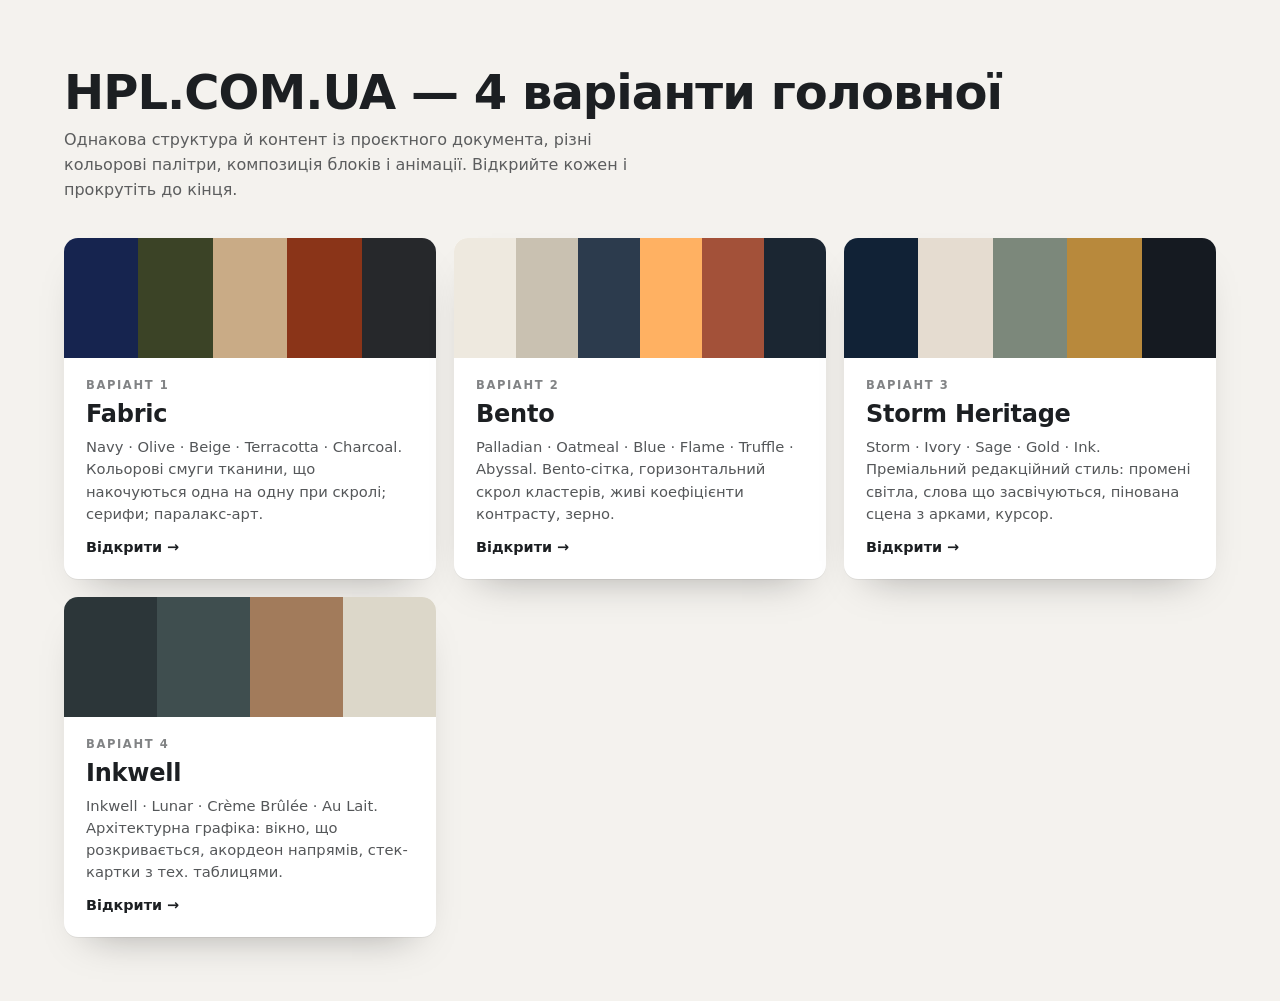
<file: index.html>
<!doctype html>
<html lang="uk">
<head>
<meta charset="utf-8">
<meta name="viewport" content="width=device-width,initial-scale=1">
<title>HPL.COM.UA — 4 варіанти сайту</title>
<style>
:root{color-scheme:light dark}
*{box-sizing:border-box;margin:0;padding:0}
body{font-family:system-ui,-apple-system,"Segoe UI",sans-serif;background:#f4f2ee;color:#1c1f22;padding:clamp(20px,5vw,64px)}
h1{font-size:clamp(1.8rem,4vw,3rem);letter-spacing:-.02em;margin-bottom:8px}
p.lead{max-width:60ch;opacity:.7;margin-bottom:36px;line-height:1.55}
.grid{display:grid;grid-template-columns:repeat(auto-fit,minmax(280px,1fr));gap:18px;max-width:1300px}
a.card{display:flex;flex-direction:column;border-radius:14px;overflow:hidden;background:#fff;color:inherit;text-decoration:none;box-shadow:0 1px 0 rgba(0,0,0,.06),0 20px 40px -24px rgba(0,0,0,.35);transition:transform .4s cubic-bezier(.2,.7,.1,1)}
a.card:hover{transform:translateY(-6px)}
.sw{display:flex;height:120px}.sw i{flex:1}
.body{padding:20px 22px 24px;display:grid;gap:8px}
.body b{font-size:.72rem;letter-spacing:.14em;text-transform:uppercase;opacity:.55}
.body h2{font-size:1.5rem;letter-spacing:-.01em}
.body p{font-size:.92rem;line-height:1.5;opacity:.75}
.body u{margin-top:6px;text-decoration:none;font-weight:600;font-size:.9rem}
@media (prefers-color-scheme:dark){body{background:#16181a;color:#eee}a.card{background:#202325}}
</style>
</head>
<body>
<h1>HPL.COM.UA — 4 варіанти головної</h1>
<p class="lead">Однакова структура й контент із проєктного документа, різні кольорові палітри, композиція блоків і анімації. Відкрийте кожен і прокрутіть до кінця.</p>
<div class="grid">
  <a class="card" href="v1-fabric/index.html">
    <div class="sw"><i style="background:#16244f"></i><i style="background:#3b4326"></i><i style="background:#c9ab86"></i><i style="background:#8a3418"></i><i style="background:#26282b"></i></div>
    <div class="body"><b>Варіант 1</b><h2>Fabric</h2><p>Navy · Olive · Beige · Terracotta · Charcoal. Кольорові смуги тканини, що накочуються одна на одну при скролі; серифи; паралакс-арт.</p><u>Відкрити →</u></div>
  </a>
  <a class="card" href="v2-mp072/index.html">
    <div class="sw"><i style="background:#EEE9DF"></i><i style="background:#C9C1B1"></i><i style="background:#2C3B4D"></i><i style="background:#FFB162"></i><i style="background:#A35139"></i><i style="background:#1B2632"></i></div>
    <div class="body"><b>Варіант 2</b><h2>Bento</h2><p>Palladian · Oatmeal · Blue · Flame · Truffle · Abyssal. Bento-сітка, горизонтальний скрол кластерів, живі коефіцієнти контрасту, зерно.</p><u>Відкрити →</u></div>
  </a>
  <a class="card" href="v3-storm/index.html">
    <div class="sw"><i style="background:#112236"></i><i style="background:#E5DCD0"></i><i style="background:#7C887B"></i><i style="background:#B8893C"></i><i style="background:#151A21"></i></div>
    <div class="body"><b>Варіант 3</b><h2>Storm Heritage</h2><p>Storm · Ivory · Sage · Gold · Ink. Преміальний редакційний стиль: промені світла, слова що засвічуються, пінована сцена з арками, курсор.</p><u>Відкрити →</u></div>
  </a>
  <a class="card" href="v4-inkwell/index.html">
    <div class="sw"><i style="background:#2C3639"></i><i style="background:#3F4E4F"></i><i style="background:#A27B5B"></i><i style="background:#DCD7C9"></i></div>
    <div class="body"><b>Варіант 4</b><h2>Inkwell</h2><p>Inkwell · Lunar · Crème Brûlée · Au Lait. Архітектурна графіка: вікно, що розкривається, акордеон напрямів, стек-картки з тех. таблицями.</p><u>Відкрити →</u></div>
  </a>
</div>
</body>
</html>
</file>
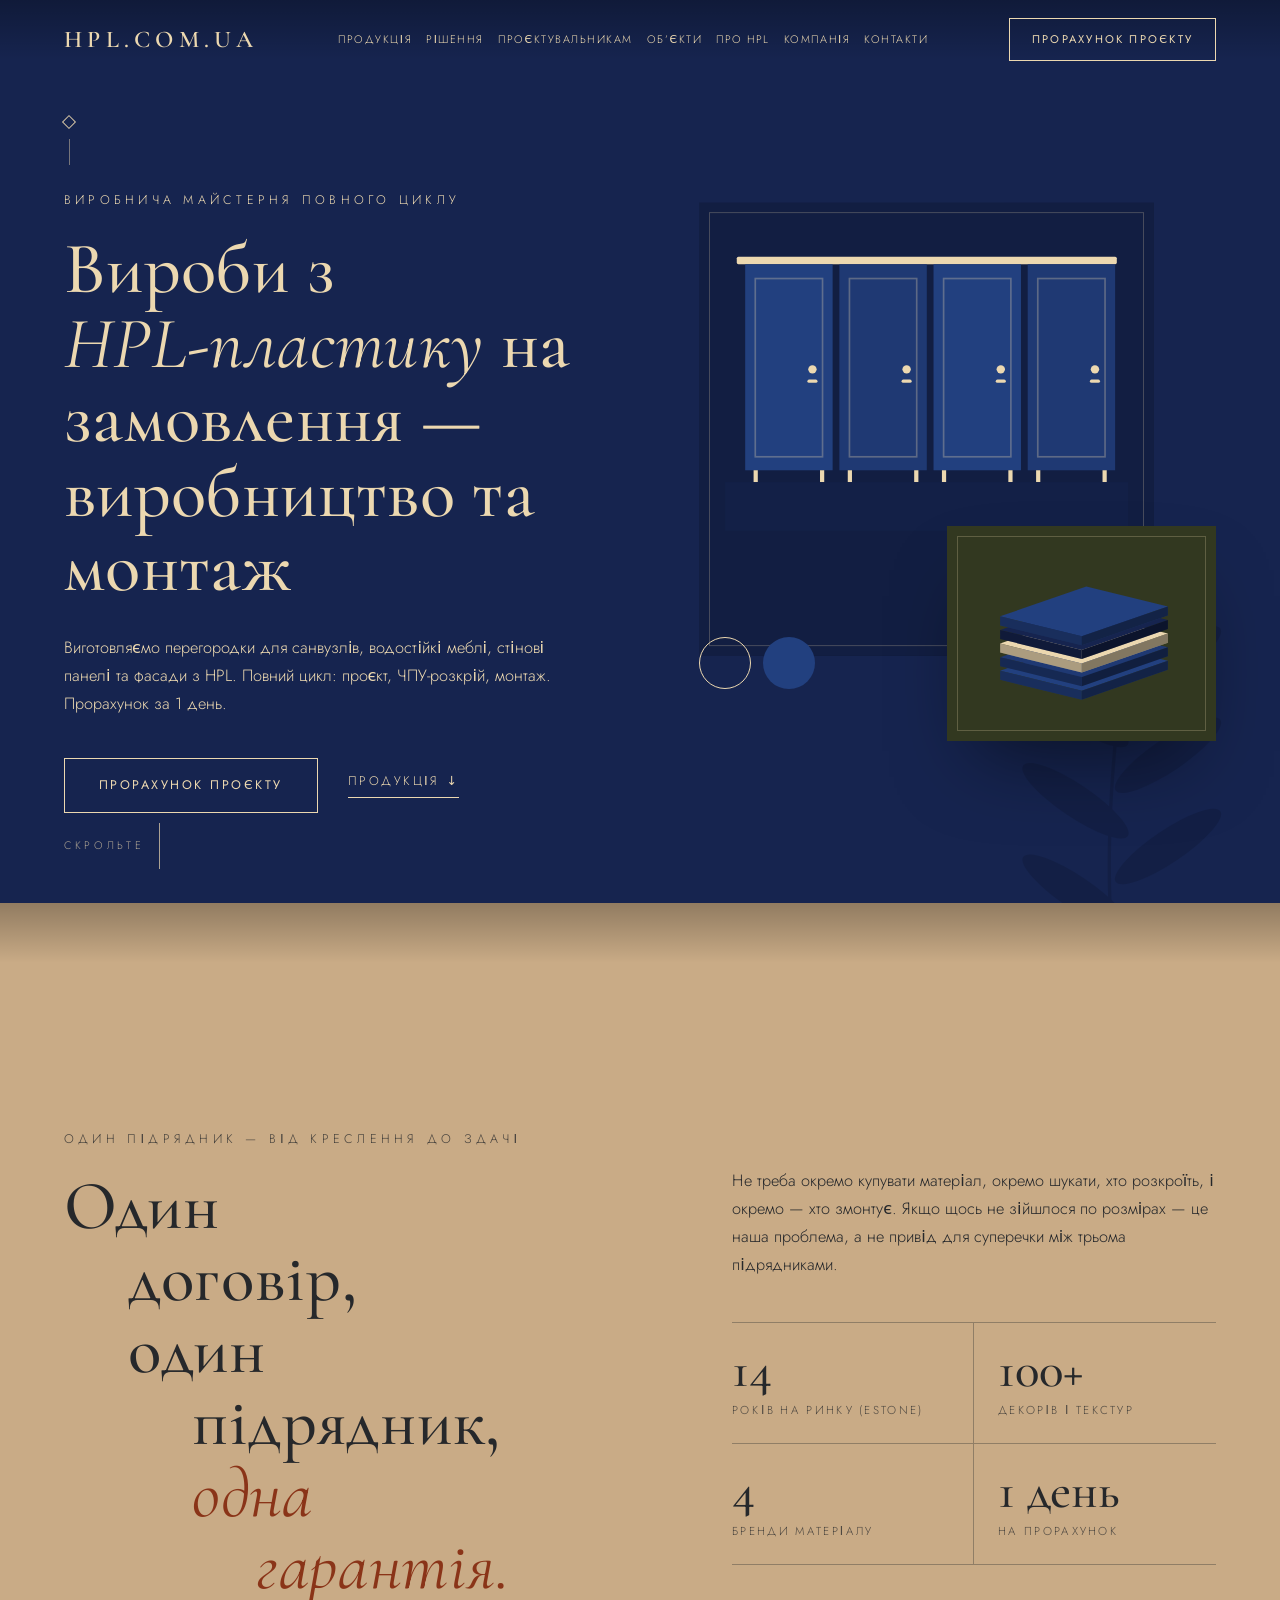
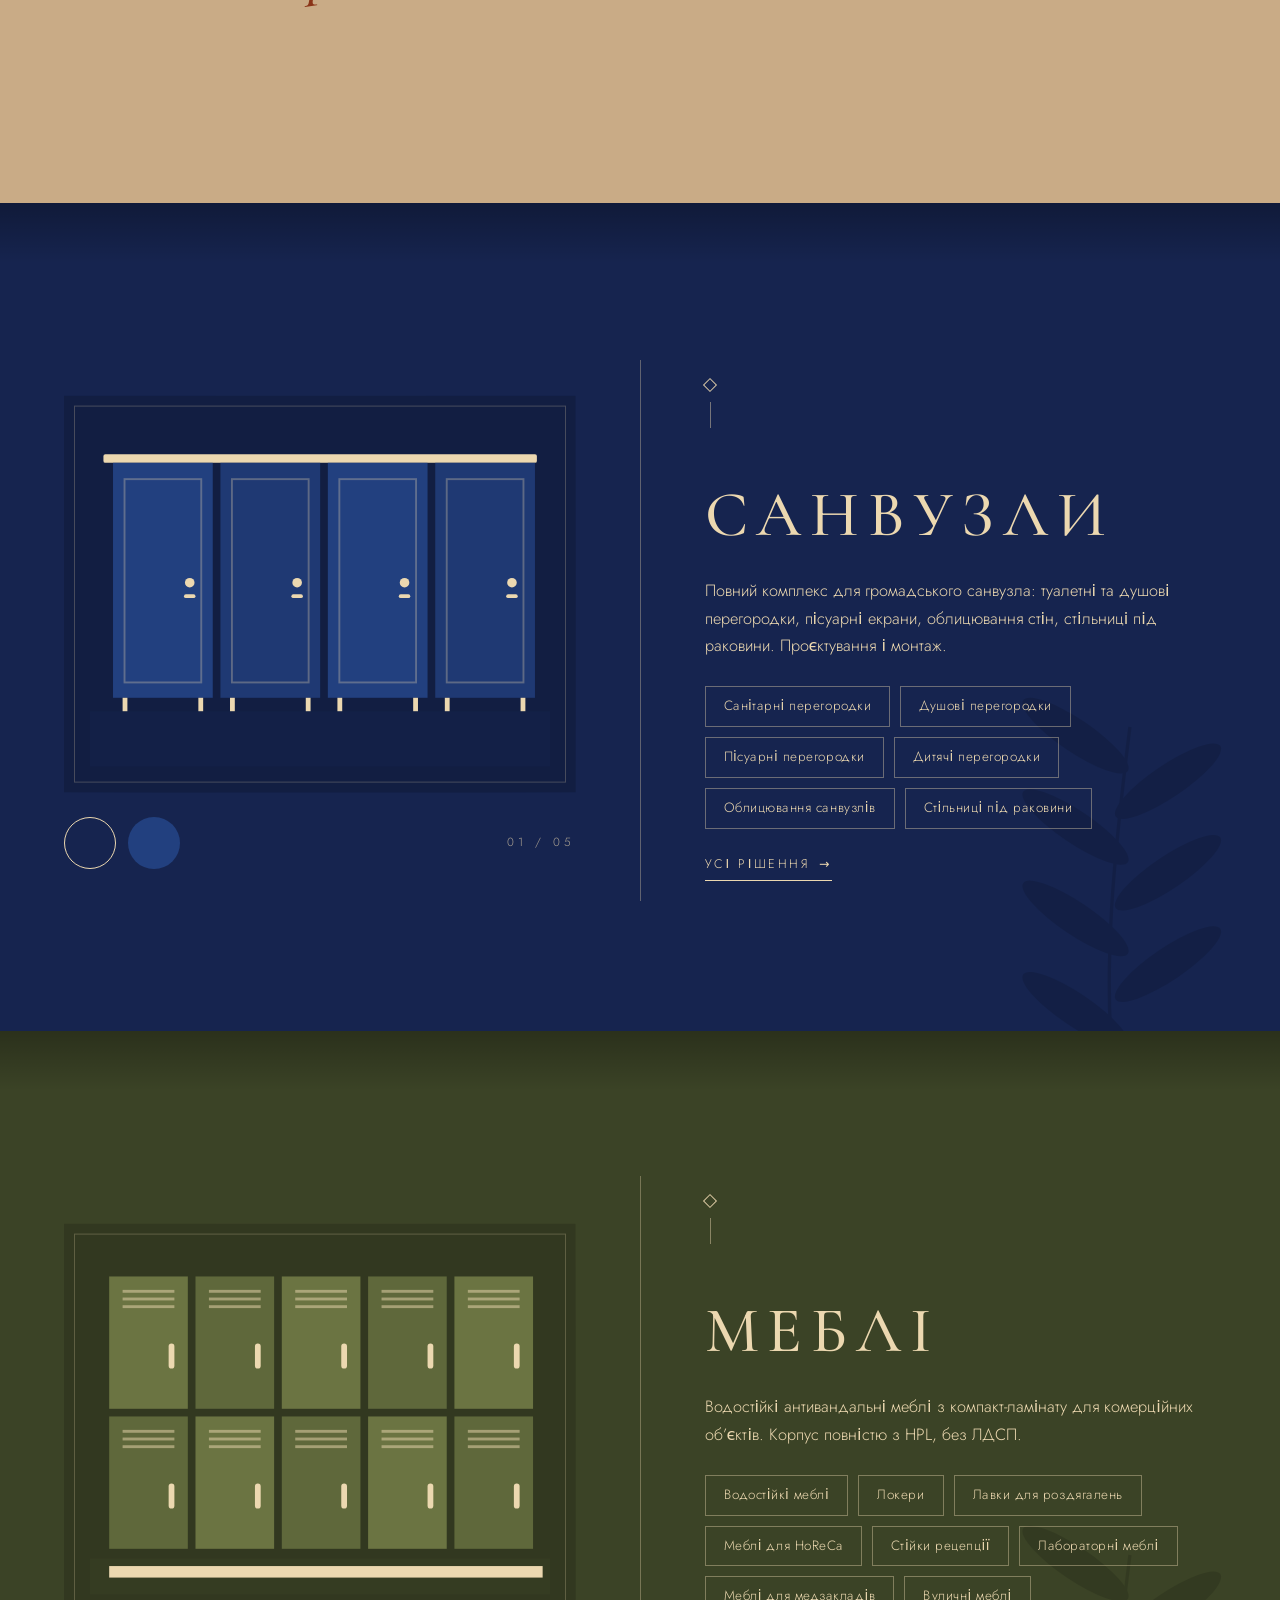
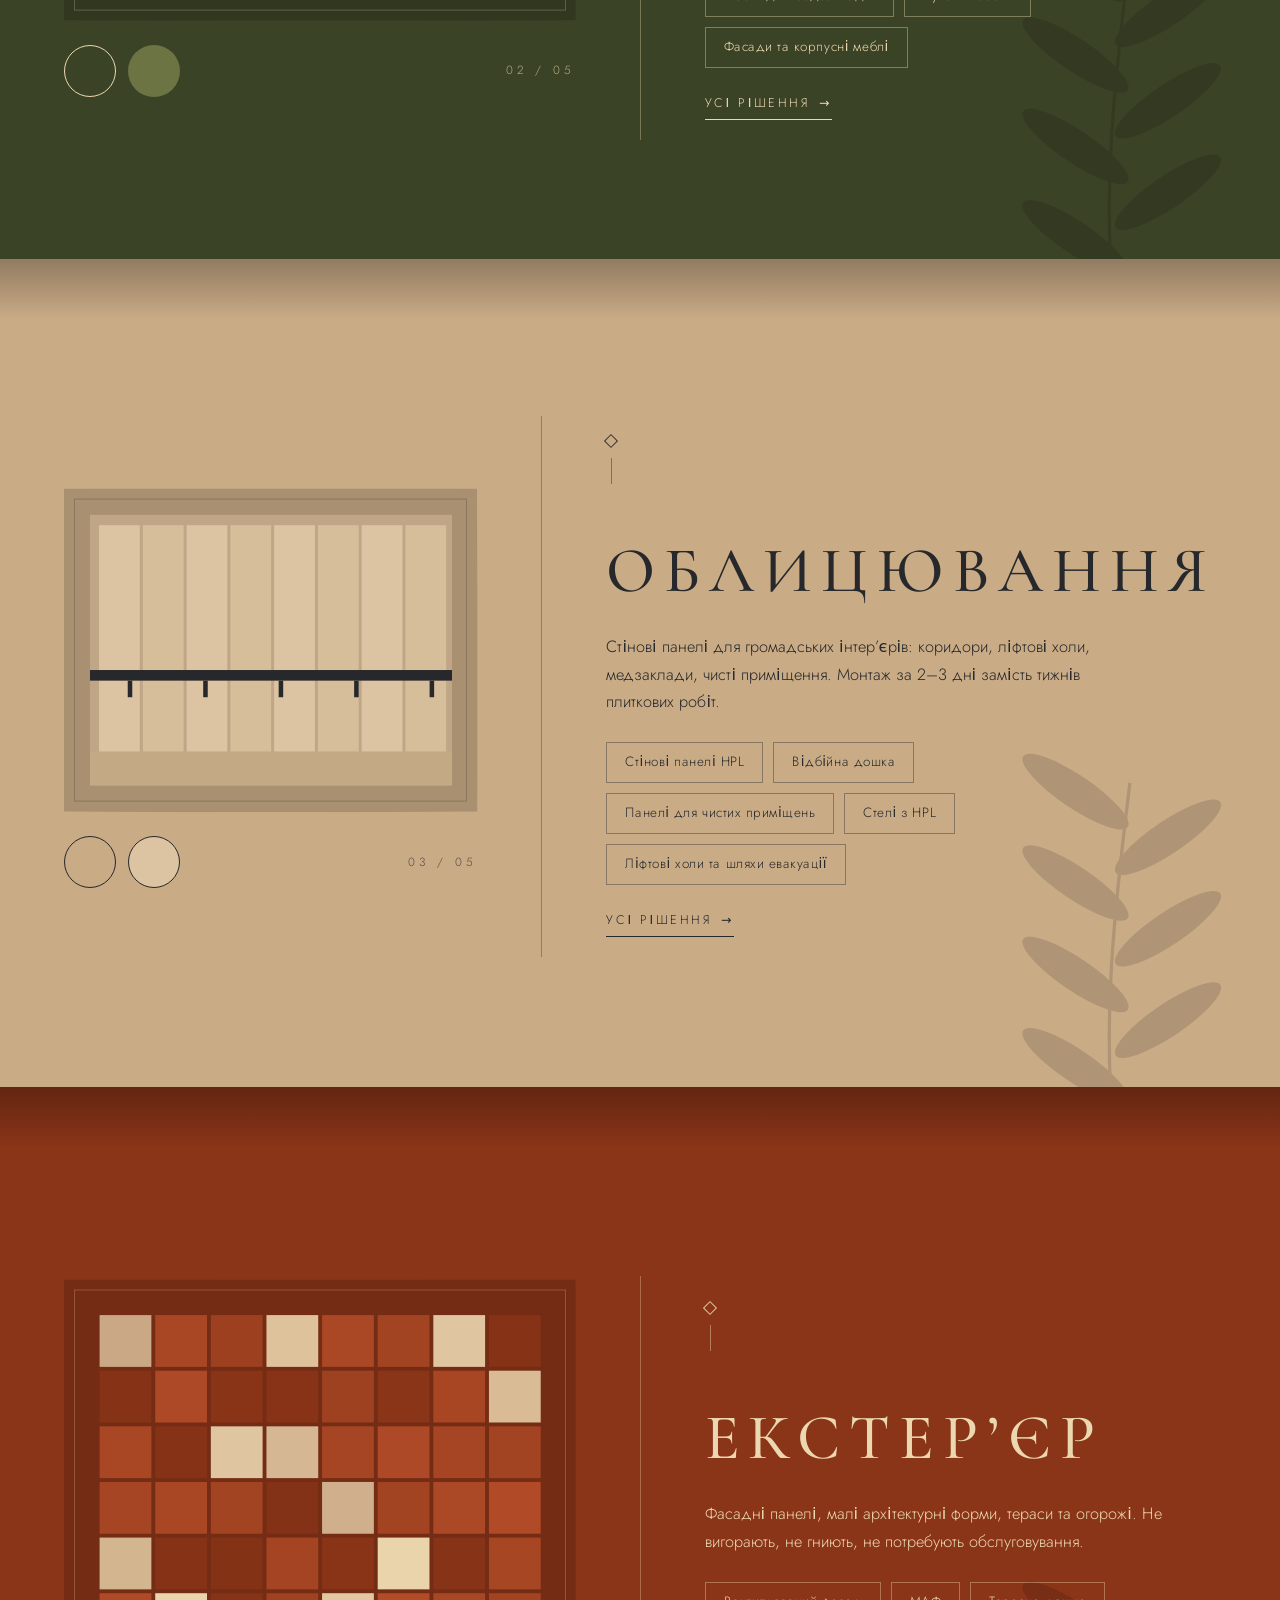
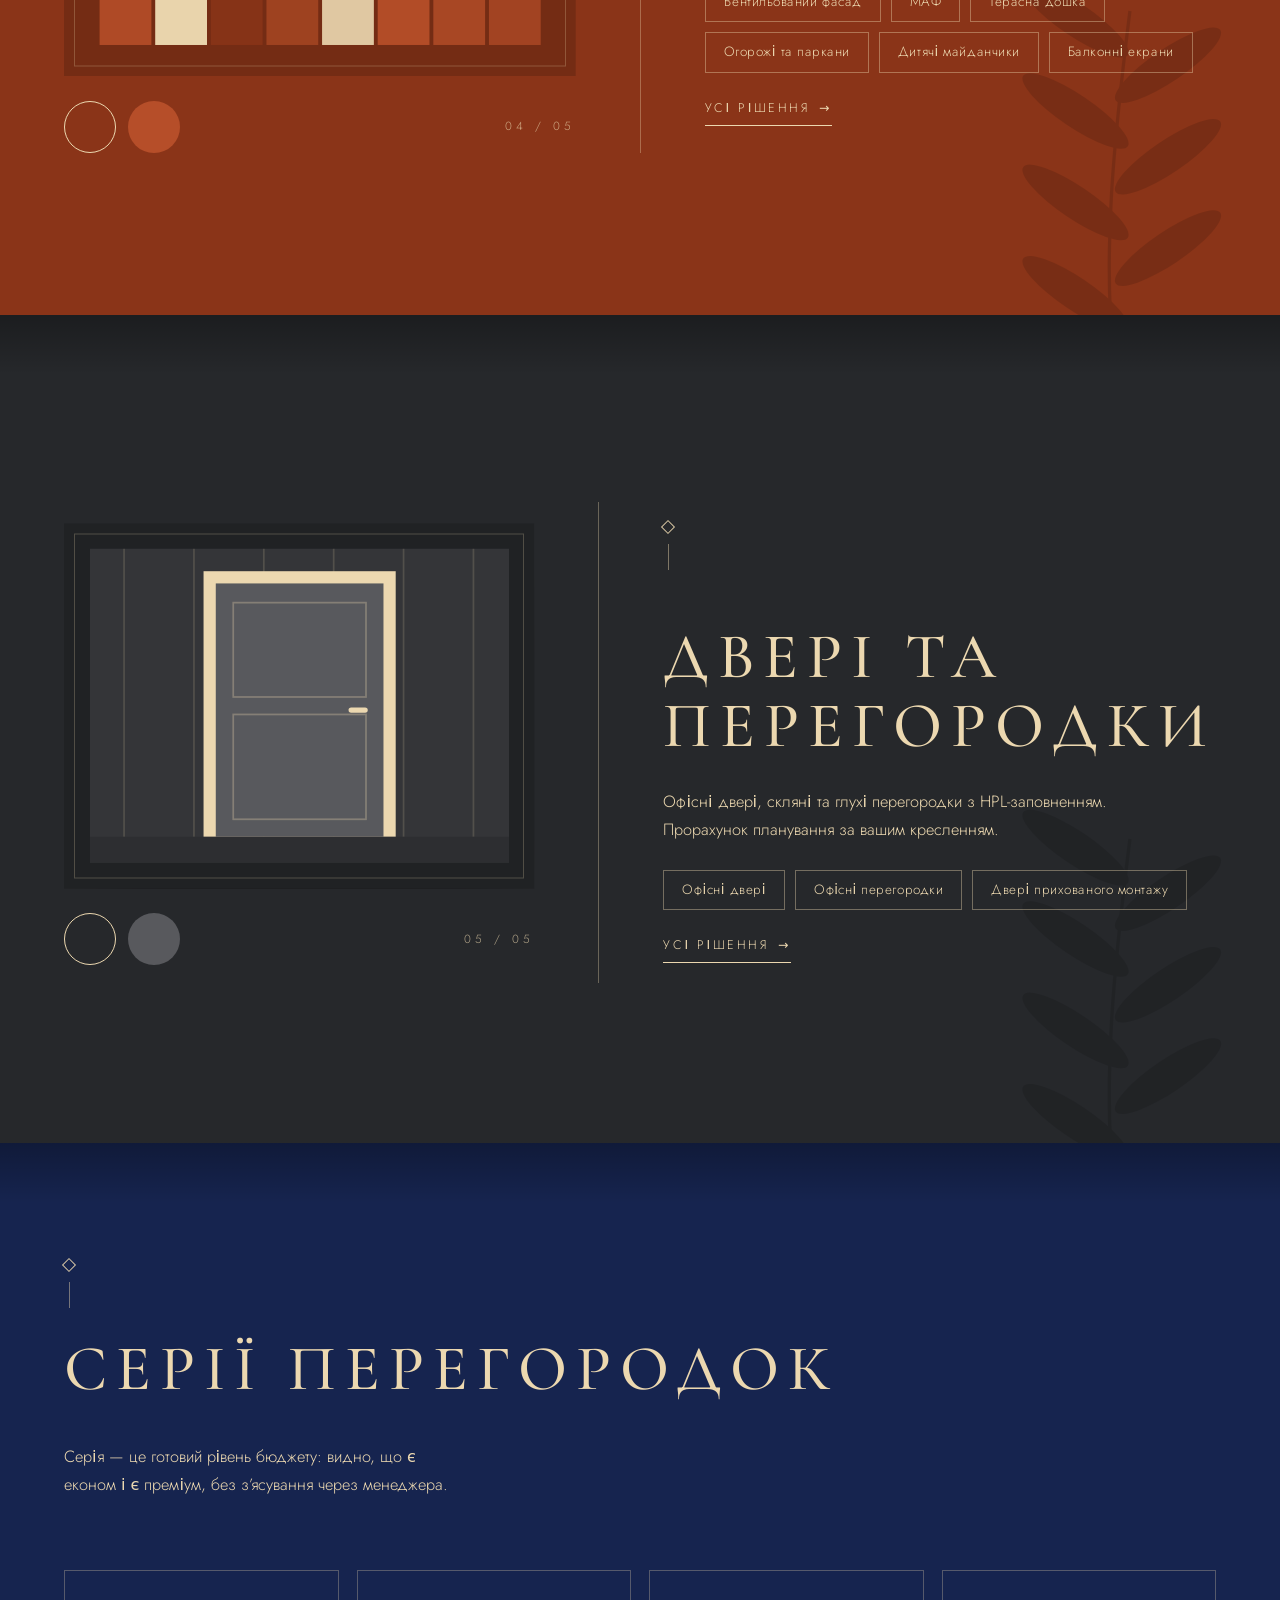
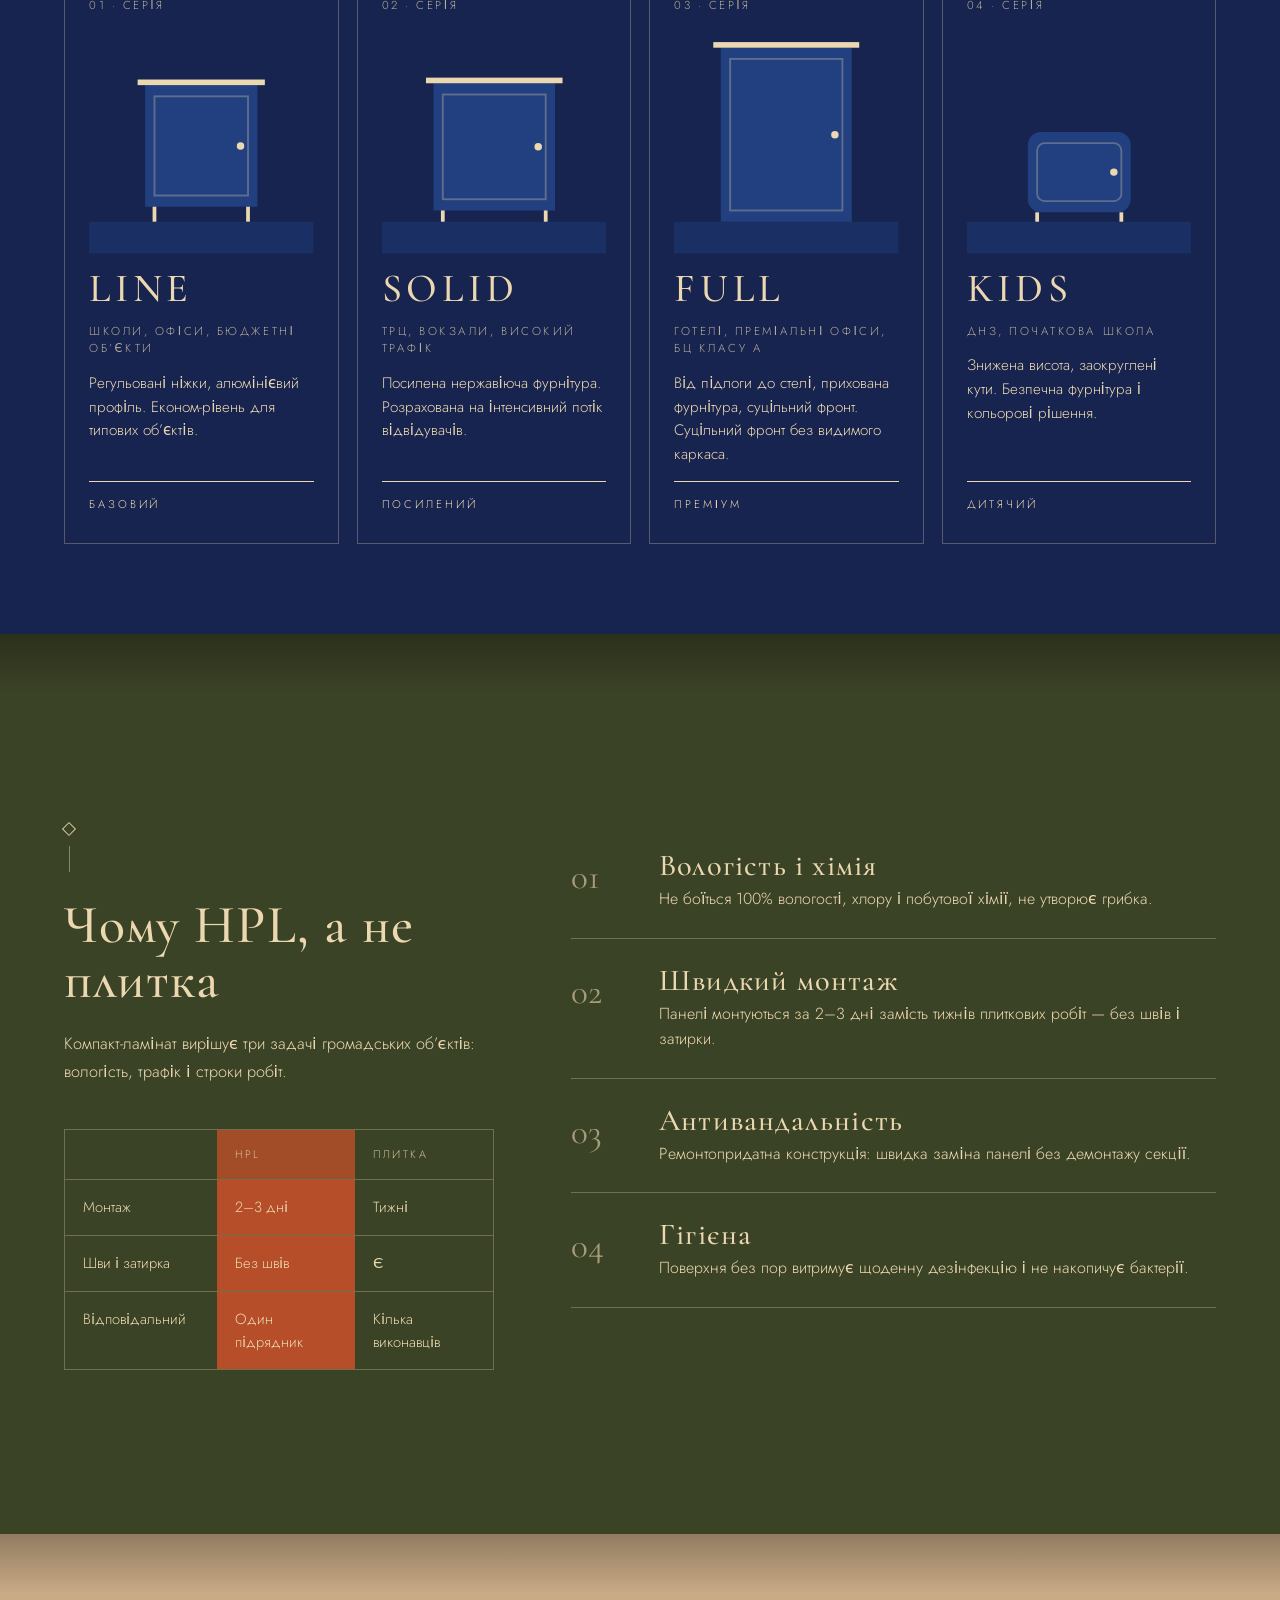
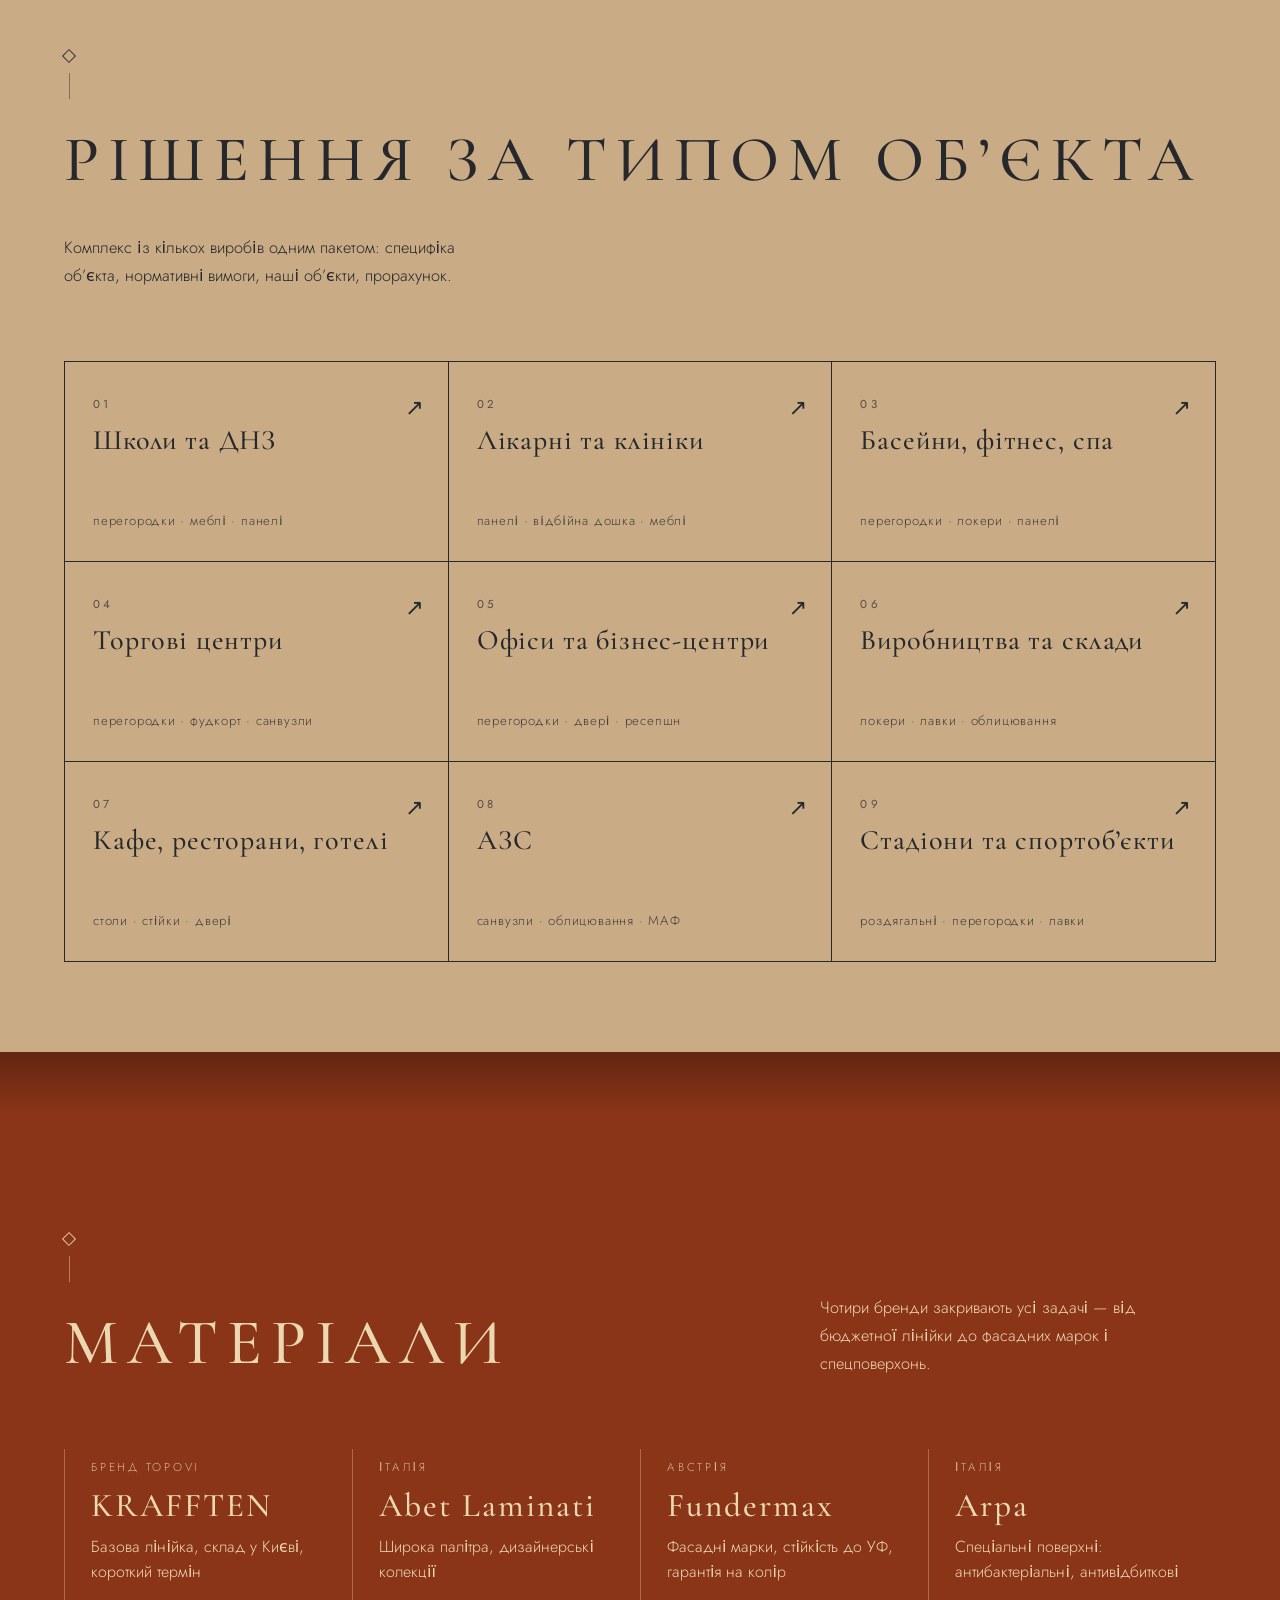
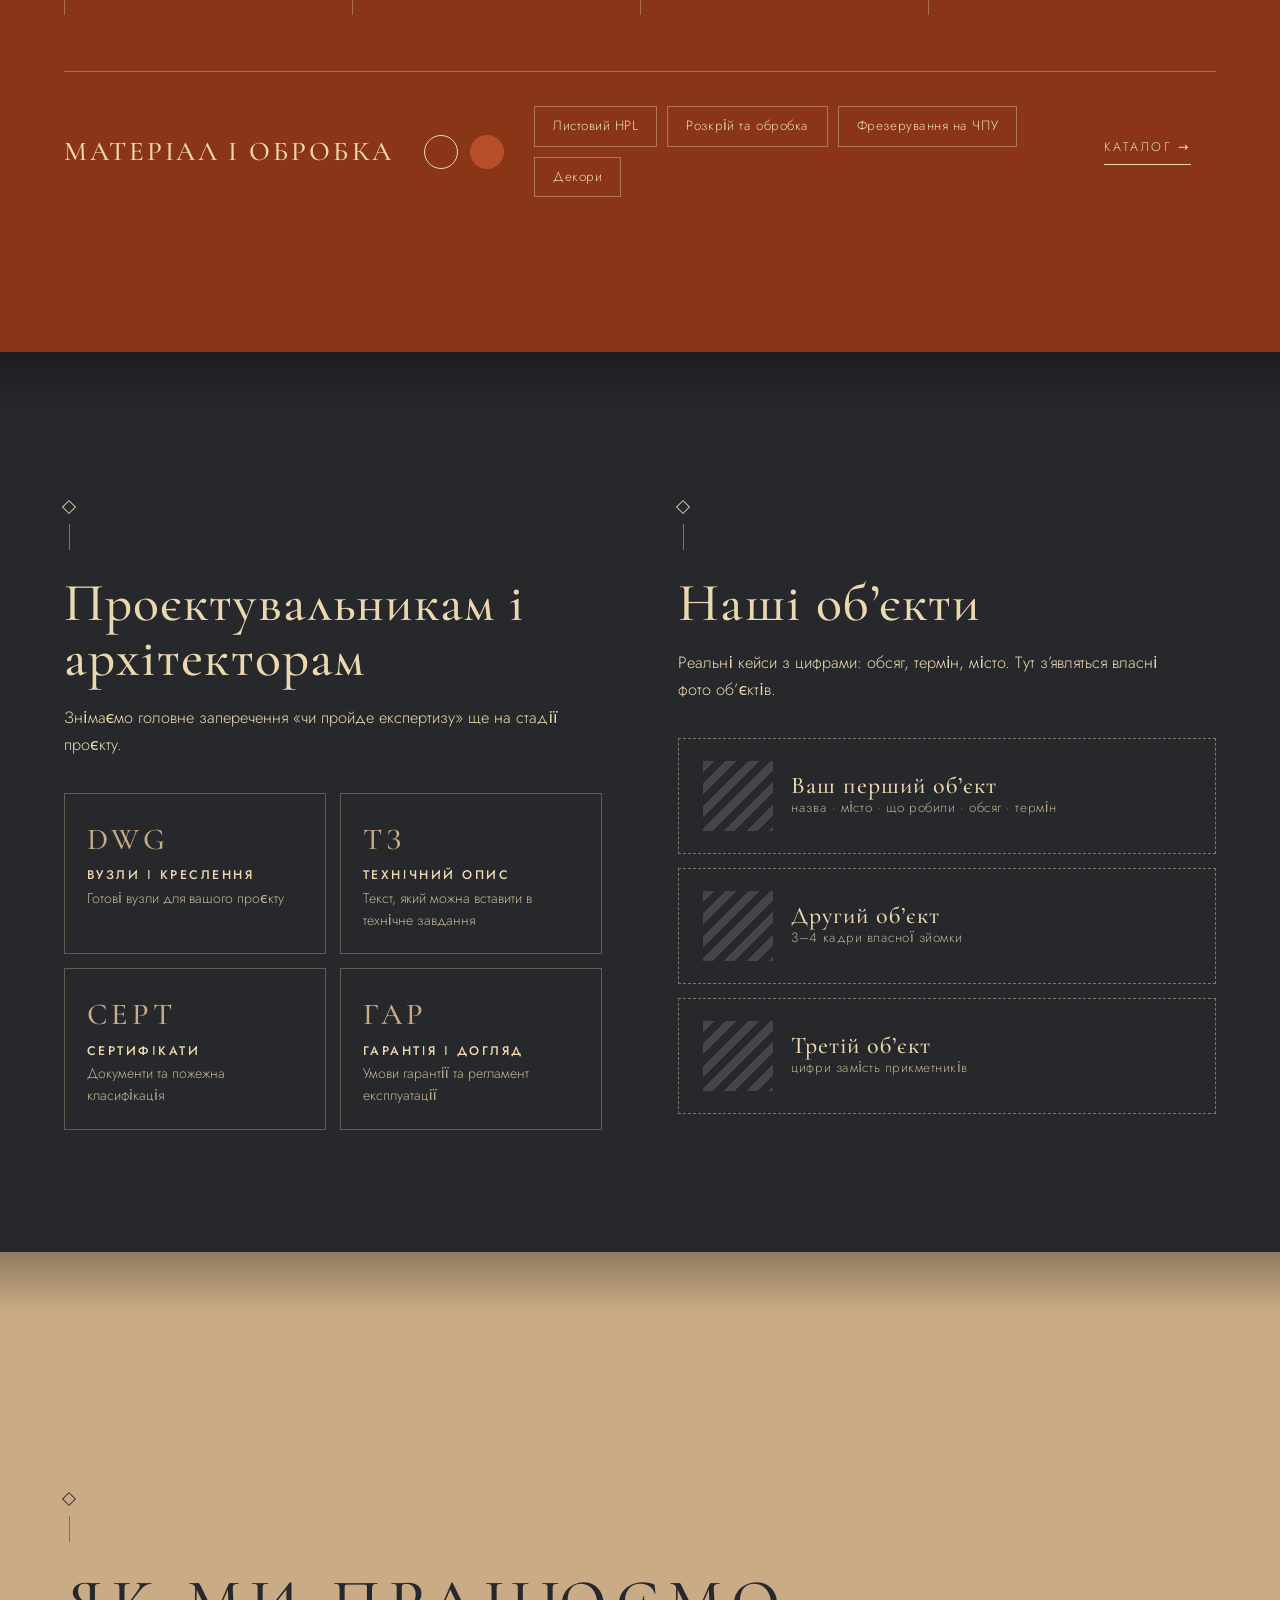
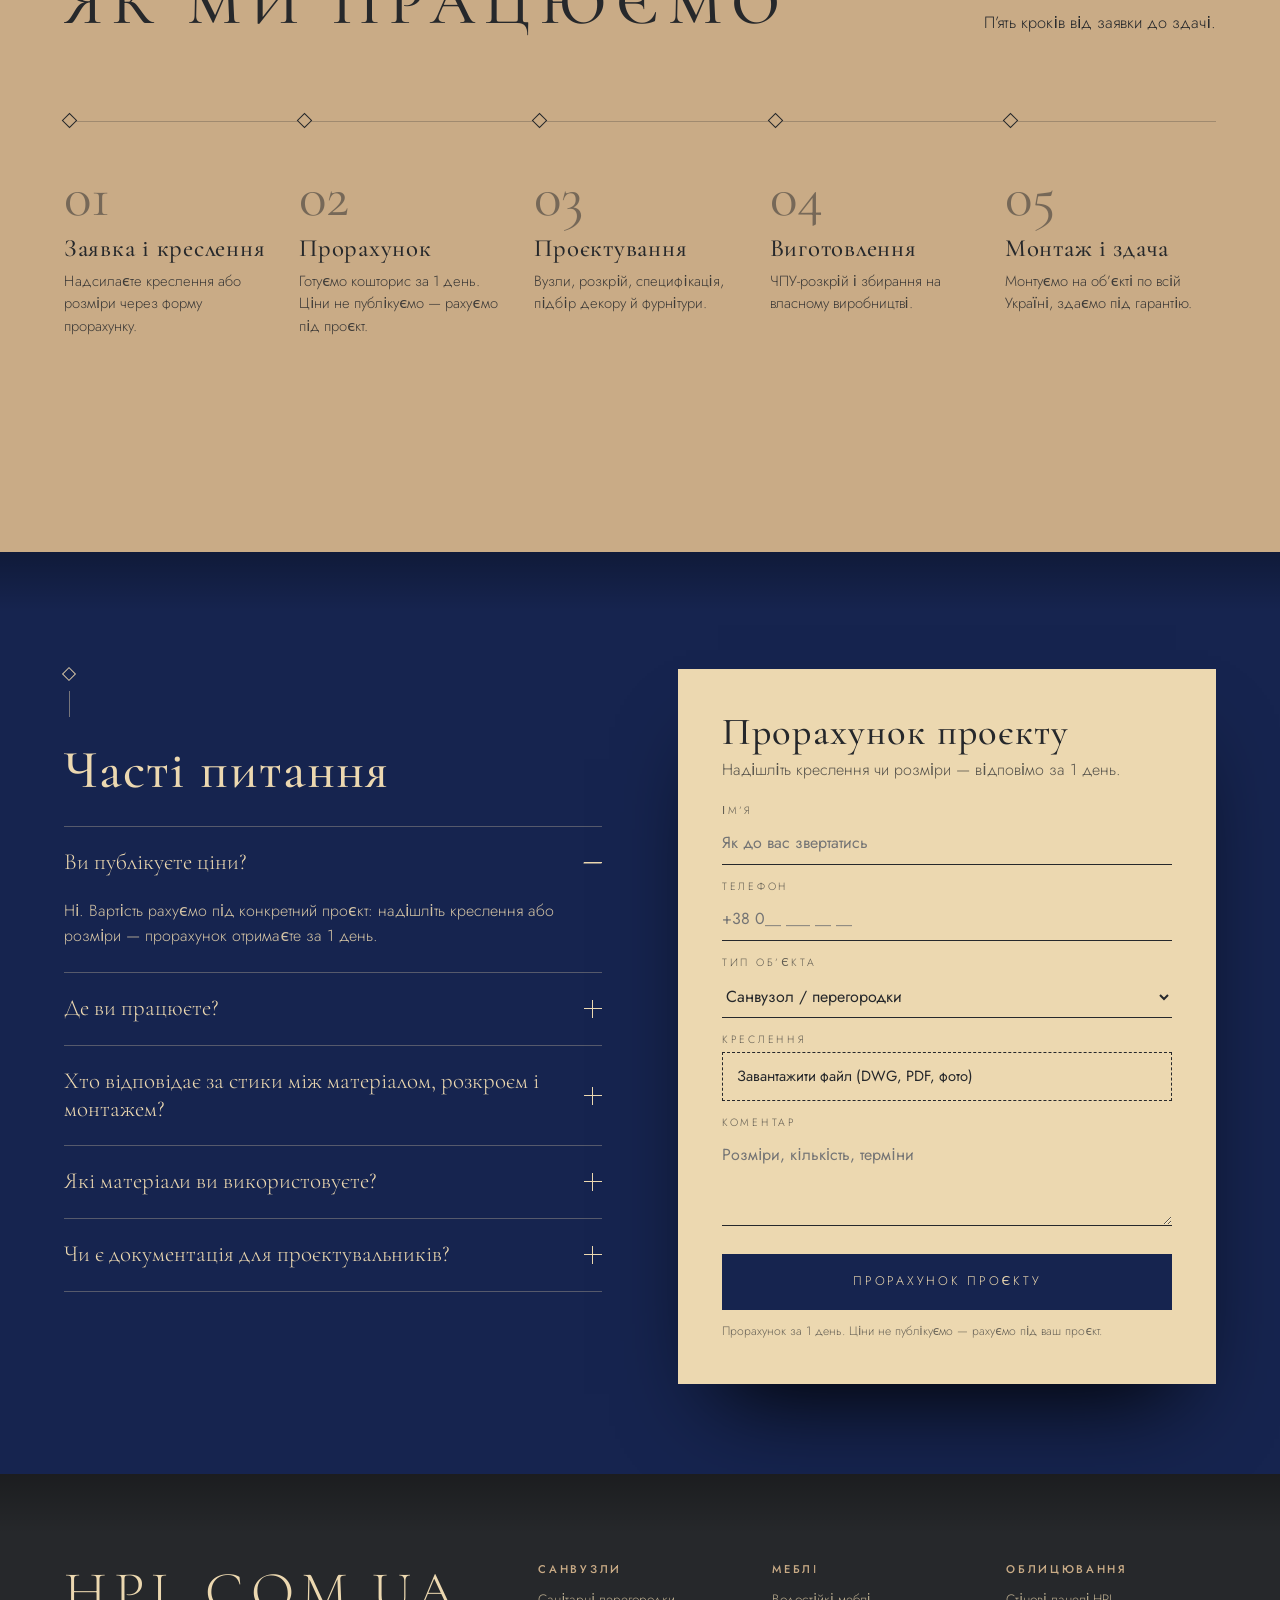
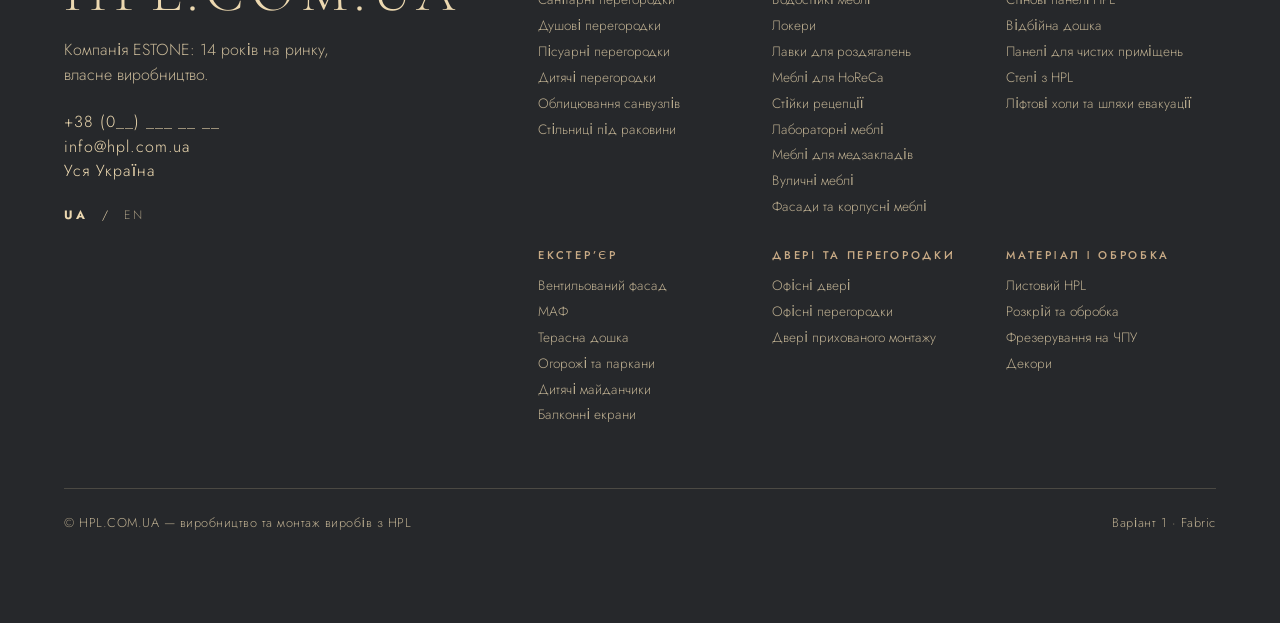
<file: v1-fabric/index.html>
<!doctype html>
<html lang="uk">
<head>
<meta charset="utf-8">
<meta name="viewport" content="width=device-width,initial-scale=1">
<title>HPL.COM.UA — Варіант 1 · Fabric</title>
<meta name="description" content="Вироби з HPL пластику — виробництво, розкрій, монтаж. Перегородки для санвузлів, водостійкі меблі, стінові панелі та фасади. Прорахунок за 1 день.">
<link rel="preconnect" href="https://fonts.googleapis.com"><link rel="preconnect" href="https://fonts.gstatic.com" crossorigin>
<link href="https://fonts.googleapis.com/css2?family=Cormorant+Garamond:ital,wght@0,400;0,500;0,600;1,400;1,500&family=Jost:wght@300;400;500&display=swap" rel="stylesheet">
<link rel="stylesheet" href="../common/base.css">
<style>
:root{
  --navy:#16244f;--navy2:#22407f;
  --olive:#3b4326;--olive2:#6b7442;
  --beige:#c9ab86;--beige2:#dcc4a2;
  --terra:#8a3418;--terra2:#b64e29;
  --char:#26282b;--char2:#58595d;
  --cream:#ecd8b0;
  --serif:"Cormorant Garamond",Georgia,serif;--sans:"Jost",system-ui,sans-serif;
  --pad:clamp(20px,5vw,84px);
}
body{font-family:var(--sans);font-weight:300;background:var(--char);color:var(--cream);font-size:clamp(16px,1.05vw,18px)}
h1,h2,h3,h4{font-family:var(--serif);font-weight:500;line-height:1.02}
em{font-style:italic;font-weight:400}

/* ===== смуги, що накочуються ===== */
.band{--bg:var(--navy);--fg:var(--cream);--s1:var(--navy);--s2:var(--navy2);
  --a1:var(--s2);--a2:color-mix(in srgb,var(--s2) 76%,var(--bg));--a3:var(--cream);--a4:var(--s1);--a5:var(--cream);--ink:#000;
  position:sticky;top:var(--top,0px);min-height:100vh;display:flex;flex-direction:column;justify-content:center;
  background:var(--bg);color:var(--fg);padding:clamp(96px,13vh,150px) var(--pad) clamp(72px,10vh,120px);overflow:hidden}
.band::after{content:"";position:absolute;inset:0;background:#000;opacity:calc(var(--cover,0)*.55);pointer-events:none;z-index:8}
.band::before{content:"";position:absolute;left:0;right:0;top:0;height:60px;background:linear-gradient(rgba(0,0,0,.28),transparent);pointer-events:none;z-index:7}
.wrap{position:relative;z-index:2;width:100%;max-width:1360px;margin:0 auto;transform:scale(calc(1 - var(--cover,0)*.04));transform-origin:50% 0}
.band.static{position:relative}
.beige{--bg:var(--beige);--fg:var(--char);--s1:var(--beige);--s2:var(--beige2);--a3:var(--char);--a5:var(--char)}
.olive{--bg:var(--olive);--s1:var(--olive);--s2:var(--olive2)}
.terra{--bg:var(--terra);--s1:var(--terra);--s2:var(--terra2)}
.char{--bg:var(--char);--s1:var(--char);--s2:var(--char2)}
.navy{--bg:var(--navy);--s1:var(--navy);--s2:var(--navy2)}

/* орнамент */
.orn{width:10px;height:48px;position:relative;margin-bottom:26px;opacity:.9}
.orn::before{content:"";position:absolute;top:0;left:0;width:10px;height:10px;border:1px solid currentColor;transform:rotate(45deg)}
.orn::after{content:"";position:absolute;left:5px;top:22px;bottom:0;width:1px;background:currentColor;opacity:.5}
.eyebrow{font-size:.78rem;letter-spacing:.34em;text-transform:uppercase;opacity:.8;margin-bottom:22px}
.label{font-size:clamp(2.2rem,5vw,4.6rem);letter-spacing:.14em;text-transform:uppercase;font-weight:500;line-height:1.08}
.h2{font-size:clamp(2rem,4.2vw,3.9rem);letter-spacing:.02em}
.lead{font-size:clamp(1.02rem,1.25vw,1.2rem);line-height:1.7;max-width:56ch;opacity:.92}
.link{display:inline-flex;gap:.7em;align-items:center;letter-spacing:.2em;text-transform:uppercase;font-size:.78rem;padding-bottom:6px;border-bottom:1px solid currentColor;transition:gap .4s var(--ease)}
.link:hover{gap:1.3em}
.btn{display:inline-block;padding:17px 34px;border:1px solid currentColor;letter-spacing:.2em;text-transform:uppercase;font-size:.78rem;font-weight:400;position:relative;overflow:hidden;transition:color .5s var(--ease)}
.btn::before{content:"";position:absolute;inset:0;background:var(--cream);transform:translateY(101%);transition:transform .5s var(--ease);z-index:-1}
.btn{z-index:0;isolation:isolate}
.btn:hover{color:var(--navy)}.btn:hover::before{transform:none}
.beige .btn::before{background:var(--char)}.beige .btn:hover{color:var(--beige)}
.sw{display:flex;gap:12px}.sw i{width:52px;height:52px;border-radius:50%;border:1px solid var(--cream);display:block}
.sw i:last-child{background:var(--s2);border-color:transparent}
.band.beige .sw i{border-color:var(--char)}
.art-card{background:color-mix(in srgb,var(--bg) 84%,#000);padding:clamp(14px,2vw,28px);box-shadow:0 40px 80px -30px rgba(0,0,0,.55);position:relative}
.art-card::after{content:"";position:absolute;inset:0;border:1px solid color-mix(in srgb,var(--fg) 24%,transparent);margin:10px;pointer-events:none}
.leaf{position:absolute;right:-4%;bottom:-6%;width:min(34vw,460px);color:#000;opacity:.12;z-index:1;pointer-events:none}

/* ===== header ===== */
.hdr{position:fixed;inset:0 0 auto;z-index:50;display:flex;align-items:center;justify-content:space-between;gap:24px;padding:18px var(--pad);transition:background .5s,transform .6s var(--ease),padding .4s}
.scrolled .hdr{background:color-mix(in srgb,var(--char) 86%,transparent);backdrop-filter:blur(14px);padding-block:12px}
.hdr-hide .hdr{transform:translateY(-100%)}
.logo{font-family:var(--serif);font-size:1.5rem;letter-spacing:.22em;font-weight:600;line-height:1}
.logo small{display:block;font-family:var(--sans);font-size:.55rem;letter-spacing:.22em;font-weight:300;opacity:.7;margin-top:6px;text-transform:uppercase;white-space:nowrap}
.nav{display:flex;gap:clamp(14px,1.8vw,30px);font-size:.74rem;letter-spacing:.2em;text-transform:uppercase}
.nav a{position:relative;padding:6px 0;white-space:nowrap}
.hdr .btn{white-space:nowrap;flex:none}
@media (max-width:1380px){.nav{font-size:.68rem;letter-spacing:.14em;gap:14px}.logo small{display:none}}.nav a::after{content:"";position:absolute;left:0;bottom:0;width:100%;height:1px;background:currentColor;transform:scaleX(0);transform-origin:right;transition:transform .45s var(--ease)}
.nav a:hover::after{transform:scaleX(1);transform-origin:left}
.hdr .btn{padding:12px 22px;font-size:.7rem;background:transparent}
.burger{display:none;width:44px;height:44px;position:relative}.burger i,.burger i::before{position:absolute;left:10px;right:10px;height:1px;background:currentColor;transition:transform .4s}
.burger i{top:21px}.burger i::before{content:"";left:0;right:0;top:-7px}
.menu-open .burger i{transform:rotate(45deg)}.menu-open .burger i::before{transform:translateY(7px) rotate(-90deg)}
.mmenu{position:fixed;inset:0;z-index:45;background:var(--navy);display:flex;flex-direction:column;justify-content:center;padding:var(--pad);gap:6px;clip-path:circle(0 at 100% 0);transition:clip-path .8s var(--ease);visibility:hidden}
.menu-open .mmenu{clip-path:circle(150% at 100% 0);visibility:visible}
.mmenu a{font-family:var(--serif);font-size:clamp(2rem,9vw,3.2rem);letter-spacing:.08em;text-transform:uppercase}

/* ===== hero ===== */
.hero .wrap{display:grid;grid-template-columns:1.05fr .95fr;gap:clamp(24px,5vw,90px);align-items:center}
.hero h1{font-size:clamp(2.5rem,5.7vw,5.6rem);letter-spacing:.005em;margin-bottom:30px;font-weight:500}
.hero .cta{display:flex;gap:30px;align-items:center;margin-top:40px;flex-wrap:wrap}
.hero-art{position:relative;aspect-ratio:1/1.02}
.hero-art .a{position:absolute;inset:0 12% 14% 0}
.hero-art .b{position:absolute;right:0;bottom:0;width:52%;--bg:var(--olive);--s2:var(--olive2)}
.hero-art .sw{position:absolute;left:0;bottom:2%}
.cue{position:absolute;z-index:3;left:var(--pad);bottom:34px;font-size:.68rem;letter-spacing:.34em;text-transform:uppercase;display:flex;gap:14px;align-items:center;opacity:.7}
.cue::after{content:"";width:1px;height:46px;background:currentColor;transform-origin:top;animation:cue 2.2s var(--ease) infinite}
@keyframes cue{0%{transform:scaleY(0)}60%{transform:scaleY(1)}100%{transform:scaleY(1);opacity:0}}

/* ===== обіцянка ===== */
.promise .wrap{display:grid;grid-template-columns:1.1fr .9fr;gap:clamp(30px,6vw,110px);align-items:center}
.promise h2{font-size:clamp(2.4rem,5.4vw,5rem);line-height:1.04;font-weight:500;letter-spacing:.01em}
.promise h2 span{display:block}.promise h2 span:nth-child(2){padding-left:clamp(20px,5vw,80px)}.promise h2 span:nth-child(3){padding-left:clamp(40px,10vw,160px)}
.promise h2 em{color:var(--terra)}
.stats{display:grid;grid-template-columns:repeat(2,1fr);gap:0;margin-top:44px;border-top:1px solid color-mix(in srgb,var(--fg) 35%,transparent)}
.stats div{padding:22px 0;border-bottom:1px solid color-mix(in srgb,var(--fg) 35%,transparent)}
.stats div:nth-child(odd){padding-right:20px;border-right:1px solid color-mix(in srgb,var(--fg) 35%,transparent)}.stats div:nth-child(even){padding-left:24px}
.stats b{display:block;font-family:var(--serif);font-size:clamp(2.6rem,4vw,4rem);font-weight:500;line-height:1}
.stats span{font-size:.72rem;letter-spacing:.2em;text-transform:uppercase;opacity:.75}

/* ===== смуги-кластери ===== */
.strip{min-height:92vh}
.strip-grid{display:grid;grid-template-columns:1fr 1px 1fr;gap:clamp(24px,5vw,90px);align-items:stretch}
.strip-art{position:relative;display:flex;flex-direction:column;justify-content:center;gap:28px}
.strip-art .art-card{transform:rotate(-1.6deg)}
.strip-art .idx{font-size:.74rem;letter-spacing:.34em;opacity:.7}
.vl{background:currentColor;opacity:.35;width:1px}
.js .vl{transform:scaleY(0);transform-origin:top;transition:transform 1.6s var(--ease)}.js .vl.in{transform:none}
.strip-body{display:flex;flex-direction:column;justify-content:center;align-items:flex-start;gap:26px;padding-block:20px}
.strip-body .lead{margin-top:2px}
.chips{display:flex;flex-wrap:wrap;gap:10px;max-width:60ch}
.chips li{padding:9px 18px;border:1px solid color-mix(in srgb,var(--fg) 40%,transparent);font-size:.84rem;letter-spacing:.04em;transition:background .4s,color .4s}
.chips li:hover{background:var(--fg);color:var(--bg)}

/* ===== серії ===== */
.sec-head{display:flex;justify-content:space-between;align-items:flex-end;gap:40px;margin-bottom:clamp(36px,6vw,72px);flex-wrap:wrap}
.sec-head .lead{max-width:44ch}
.cards4{display:grid;grid-template-columns:repeat(4,1fr);gap:18px}
.scard{border:1px solid color-mix(in srgb,var(--fg) 30%,transparent);padding:26px 24px 30px;display:flex;flex-direction:column;gap:14px;transition:background .5s var(--ease),color .5s,transform .6s var(--ease)}
.scard:hover{background:var(--cream);color:var(--char);transform:translateY(-10px)}
.scard .art{--a1:var(--s2);--a2:var(--s1);--a3:var(--cream);--a4:var(--s2);--a5:var(--cream);transition:transform .8s var(--ease)}
.scard:hover .art{--a1:var(--navy2);--a2:var(--navy);--a3:var(--char);--a4:var(--beige);--a5:var(--cream);transform:scale(1.06)}
.scard h3{font-size:2.5rem;letter-spacing:.12em}
.scard small{font-size:.72rem;letter-spacing:.22em;text-transform:uppercase;opacity:.75}
.scard p{font-size:.95rem;line-height:1.55}
.scard .lv{margin-top:auto;font-size:.7rem;letter-spacing:.26em;text-transform:uppercase;padding-top:14px;border-top:1px solid currentColor}

/* ===== чому HPL ===== */
.why .wrap{display:grid;grid-template-columns:.8fr 1.2fr;gap:clamp(30px,6vw,100px)}
.why-l{align-self:start;position:sticky;top:120px}
.why-row{display:grid;grid-template-columns:70px 1fr;gap:18px;padding:26px 0;border-bottom:1px solid color-mix(in srgb,var(--fg) 30%,transparent)}
.why-row b{font-family:var(--serif);font-size:2.2rem;font-weight:400;opacity:.6}
.why-row h3{font-size:1.9rem;letter-spacing:.04em;margin-bottom:6px}
.cmp{margin-top:44px;border:1px solid color-mix(in srgb,var(--fg) 30%,transparent)}
.cmp div{display:grid;grid-template-columns:1.1fr 1fr 1fr}
.cmp div+div{border-top:1px solid color-mix(in srgb,var(--fg) 30%,transparent)}
.cmp span{padding:16px 18px;font-size:.92rem}.cmp span:nth-child(2){background:var(--terra2);color:var(--cream)}
.cmp .th span{font-size:.68rem;letter-spacing:.24em;text-transform:uppercase;opacity:.85}

/* ===== рішення ===== */
.sol-grid{display:grid;grid-template-columns:repeat(3,1fr);gap:0;border-top:1px solid currentColor;border-left:1px solid currentColor}
.sol{padding:34px 28px 30px;border-right:1px solid currentColor;border-bottom:1px solid currentColor;display:flex;flex-direction:column;gap:12px;min-height:200px;position:relative;overflow:hidden;transition:color .5s}
.sol::before{content:"";position:absolute;inset:0;background:var(--char);transform:translateY(101%);transition:transform .6s var(--ease);z-index:-1}
.sol{isolation:isolate}.sol:hover{color:var(--beige)}.sol:hover::before{transform:none}
.sol b{font-size:.72rem;letter-spacing:.3em;opacity:.7;font-weight:400}
.sol h3{font-size:clamp(1.5rem,2.2vw,2.1rem);letter-spacing:.03em}
.sol span{margin-top:auto;font-size:.82rem;letter-spacing:.06em;opacity:.8}
.sol i{position:absolute;right:24px;top:28px;font-style:normal;font-size:1.4rem;transition:transform .5s var(--ease)}.sol:hover i{transform:translate(6px,-6px)}

/* ===== бренди ===== */
.brands{display:grid;grid-template-columns:repeat(4,1fr);gap:0}
.brand{padding:10px 26px 30px;border-left:1px solid color-mix(in srgb,var(--fg) 35%,transparent);display:flex;flex-direction:column;gap:12px}
.brand h3{font-size:clamp(1.8rem,2.6vw,2.6rem);letter-spacing:.06em}
.brand small{font-size:.72rem;letter-spacing:.24em;text-transform:uppercase;opacity:.8}
.mat{margin-top:56px;padding-top:34px;border-top:1px solid color-mix(in srgb,var(--fg) 35%,transparent);display:flex;gap:30px;align-items:center;flex-wrap:wrap}
.mat h4{font-size:1.7rem;letter-spacing:.1em;text-transform:uppercase}
.mat .sw i{width:34px;height:34px}

/* ===== проєктувальникам / об'єкти ===== */
.two{display:grid;grid-template-columns:1fr 1fr;gap:clamp(30px,6vw,100px)}
.docs{display:grid;grid-template-columns:1fr 1fr;gap:14px;margin-top:34px}
.doc{border:1px solid color-mix(in srgb,var(--fg) 30%,transparent);padding:22px;display:flex;flex-direction:column;gap:6px;transition:border-color .4s,background .4s}
.doc:hover{background:color-mix(in srgb,var(--cream) 10%,transparent);border-color:var(--cream)}
.doc b{font-family:var(--serif);font-size:1.9rem;letter-spacing:.14em;font-weight:500;color:var(--beige)}
.doc h4{font-family:var(--sans);font-size:.78rem;letter-spacing:.2em;text-transform:uppercase;font-weight:500}
.doc p{font-size:.88rem;opacity:.8}
.objs{display:grid;gap:14px;margin-top:34px}
.obj{border:1px dashed color-mix(in srgb,var(--fg) 45%,transparent);padding:22px 24px;display:grid;grid-template-columns:70px 1fr;gap:18px;align-items:center}
.obj i{width:70px;height:70px;background:repeating-linear-gradient(135deg,var(--char2) 0 8px,transparent 8px 16px);opacity:.6}
.obj h4{font-size:1.5rem;letter-spacing:.04em}.obj p{font-size:.84rem;opacity:.75;letter-spacing:.04em}

/* ===== процес ===== */
.steps{position:relative;display:grid;grid-template-columns:repeat(5,1fr);gap:24px;margin-top:20px;padding-top:40px}
.steps::before,.steps::after{content:"";position:absolute;left:0;right:0;top:12px;height:1px;background:currentColor}
.steps::before{opacity:.25}
.steps::after{transform-origin:left;transform:scaleX(clamp(0,calc((var(--vp) - .28)*3.2),1))}
.step{position:relative;padding-top:20px}
.step::before{content:"";position:absolute;top:-34px;left:0;width:11px;height:11px;border:1px solid currentColor;background:var(--bg);transform:rotate(45deg)}
.step b{font-family:var(--serif);font-size:3.6rem;font-weight:400;line-height:1;opacity:.5;display:block;margin-bottom:10px}
.step h3{font-size:1.55rem;letter-spacing:.03em;margin-bottom:8px}.step p{font-size:.92rem;line-height:1.55;opacity:.85}

/* ===== FAQ + форма ===== */
.faq-form{display:grid;grid-template-columns:1fr 1fr;gap:clamp(30px,6vw,100px);align-items:start}
.acc-item{border-bottom:1px solid color-mix(in srgb,var(--fg) 30%,transparent)}.acc-item:first-child{border-top:1px solid color-mix(in srgb,var(--fg) 30%,transparent)}
.acc-head{width:100%;display:flex;justify-content:space-between;align-items:center;gap:20px;text-align:left;padding:22px 0;font-family:var(--serif);font-size:clamp(1.3rem,1.8vw,1.7rem);line-height:1.2}
.plus{width:18px;height:18px;position:relative;flex:none}.plus::before,.plus::after{content:"";position:absolute;background:currentColor;transition:transform .5s var(--ease)}
.plus::before{left:0;right:0;top:8px;height:1px}.plus::after{top:0;bottom:0;left:8px;width:1px}.open .plus::after{transform:rotate(90deg)}
.acc-body p{padding:0 0 24px;max-width:56ch;opacity:.88}
.fcard{background:var(--cream);color:var(--char);padding:clamp(24px,3.4vw,46px);box-shadow:0 50px 90px -40px #000}
.fcard h3{font-size:clamp(1.8rem,3vw,2.6rem);letter-spacing:.03em;margin-bottom:6px}
.fcard>p{opacity:.75;margin-bottom:20px}
.fld{display:block;margin-bottom:14px}.fld span{display:block;font-size:.66rem;letter-spacing:.26em;text-transform:uppercase;opacity:.7;margin-bottom:4px}
.fld input,.fld select,.fld textarea{width:100%;background:transparent;border:0;border-bottom:1px solid var(--char);padding:8px 0;outline:none;font-size:1rem;font-weight:400;border-radius:0}
.fld input:focus,.fld textarea:focus,.fld select:focus{border-color:var(--terra2)}
.fld.file{position:relative;cursor:pointer}.fld.file b{display:block;padding:12px 14px;border:1px dashed var(--char);font-weight:400;font-size:.92rem}.fld.file input{position:absolute;inset:0;opacity:0;cursor:pointer}
.btn-submit{width:100%;margin-top:6px;padding:18px;background:var(--navy);color:var(--cream);letter-spacing:.22em;text-transform:uppercase;font-size:.78rem;transition:background .4s}
.btn-submit:hover{background:var(--terra)}
.note{font-size:.76rem;opacity:.65;margin-top:12px}
.form-ok h4{font-family:var(--serif);font-size:2.2rem}

/* ===== footer ===== */
.foot{padding-top:clamp(70px,10vh,120px);min-height:0}
.foot-top{display:grid;grid-template-columns:1.1fr 2fr;gap:clamp(30px,6vw,100px)}
.foot .big{font-family:var(--serif);font-size:clamp(2.2rem,4.4vw,4.4rem);letter-spacing:.12em;line-height:1}
.foot-cat{display:grid;grid-template-columns:repeat(3,1fr);gap:30px 24px}
.foot-cat h4{font-family:var(--sans);font-size:.7rem;letter-spacing:.24em;text-transform:uppercase;font-weight:500;margin-bottom:12px;color:var(--beige)}
.foot-cat li{font-size:.85rem;line-height:1.9;opacity:.75}.foot-cat li:hover{opacity:1}
.foot-bot{margin-top:60px;padding-top:24px;border-top:1px solid rgba(236,216,176,.25);display:flex;justify-content:space-between;gap:20px;flex-wrap:wrap;font-size:.8rem;opacity:.75;letter-spacing:.04em}

@media (max-width:1100px){.nav,.hdr>.btn{display:none}.burger{display:block}.cards4{grid-template-columns:repeat(2,1fr)}.brands{grid-template-columns:repeat(2,1fr)}.brand{padding-block:24px}}
@media (max-width:900px){
  .band{position:relative;min-height:auto}.band::after,.band::before{display:none}.wrap{transform:none}
  .hero .wrap,.promise .wrap,.strip-grid,.why .wrap,.two,.faq-form,.foot-top{grid-template-columns:1fr}
  .vl{display:none}.hero-art{max-width:520px}.strip-art .art-card{transform:none}
  .why-l{position:static}.sol-grid{grid-template-columns:1fr 1fr}
  .steps{grid-template-columns:1fr;padding-top:0;padding-left:34px}.steps::before,.steps::after{left:5px;right:auto;top:0;bottom:0;width:1px;height:auto}.steps::after{transform-origin:top;transform:scaleY(clamp(0,calc((var(--vp) - .2)*2.2),1))}
  .step{padding:0 0 18px}.step::before{left:-34px;top:8px}.foot-cat{grid-template-columns:1fr 1fr}.cue{display:none}
}
@media (max-width:560px){.cards4,.sol-grid,.docs,.brands{grid-template-columns:1fr}.cmp div{grid-template-columns:1fr 1fr 1fr}.cmp span{padding:12px 10px;font-size:.8rem}.foot-cat{grid-template-columns:1fr}.stats b{font-size:2.4rem}}
</style>
</head>
<body>
<header class="hdr">
  <a class="logo" href="#top">HPL.COM.UA<small>виробництво та монтаж виробів з HPL</small></a>
  <nav class="nav" id="nav"></nav>
  <a class="btn" href="#prorahunok" data-magnetic>Прорахунок проєкту</a>
  <button class="burger" data-burger aria-label="Меню" aria-expanded="false"><i></i></button>
</header>
<nav class="mmenu" data-menu id="mmenu"></nav>

<main id="main">
  <section class="band hero navy" id="top">
    <div class="wrap">
      <div>
        <div class="orn" aria-hidden="true"></div>
        <p class="eyebrow" data-reveal>Виробнича майстерня повного циклу</p>
        <h1 data-split>Вироби з <em>HPL-пластику</em> на замовлення — виробництво та монтаж</h1>
        <p class="lead" data-reveal style="--d:.5s" id="lead"></p>
        <div class="cta" data-reveal style="--d:.7s">
          <a class="btn" href="#prorahunok" data-magnetic>Прорахунок проєкту</a>
          <a class="link" href="#produkciya">Продукція ↓</a>
        </div>
      </div>
      <div class="hero-art">
        <div class="art-card a" data-speed=".05" data-reveal="mask"><div data-art="partitions"></div></div>
        <div class="art-card b" data-speed="-.07" data-reveal="scale" style="--d:.4s"><div data-art="sheets"></div></div>
        <div class="sw" data-speed=".12"><i></i><i></i></div>
      </div>
    </div>
    <div class="cue">Скрольте</div>
    <div class="leaf" data-speed="-.08" data-art="leaf"></div>
  </section>

  <section class="band promise beige" id="kompaniia">
    <div class="wrap">
      <div>
        <p class="eyebrow">Один підрядник — від креслення до здачі</p>
        <h2 data-split><span>Один договір,</span> <span>один підрядник,</span> <span><em>одна гарантія.</em></span></h2>
      </div>
      <div>
        <p class="lead" id="promiseText" data-reveal></p>
        <div class="stats" id="stats"></div>
      </div>
    </div>
  </section>

  <div id="produkciya"></div>
  <div id="strips" style="display:contents"></div>

  <section class="band navy" id="serii">
    <div class="wrap">
      <div class="sec-head">
        <div><div class="orn"></div><h2 class="label" data-split>Серії перегородок</h2></div>
        <p class="lead" data-reveal>Серія — це готовий рівень бюджету: видно, що є економ і є преміум, без з’ясування через менеджера.</p>
      </div>
      <div class="cards4" id="series"></div>
    </div>
  </section>

  <section class="band why olive" id="pro-hpl">
    <div class="wrap">
      <div class="why-l">
        <div class="orn"></div><h2 class="h2" data-split>Чому HPL, а не плитка</h2>
        <p class="lead" data-reveal style="margin-top:22px">Компакт-ламінат вирішує три задачі громадських об’єктів: вологість, трафік і строки робіт.</p>
        <div class="cmp" id="cmp" data-reveal></div>
      </div>
      <div id="why"></div>
    </div>
  </section>

  <section class="band beige" id="rishennia">
    <div class="wrap">
      <div class="sec-head">
        <div><div class="orn"></div><h2 class="label" data-split>Рішення за типом об’єкта</h2></div>
        <p class="lead" data-reveal>Комплекс із кількох виробів одним пакетом: специфіка об’єкта, нормативні вимоги, наші об’єкти, прорахунок.</p>
      </div>
      <div class="sol-grid" id="sol"></div>
    </div>
  </section>

  <section class="band terra" id="materialy">
    <div class="wrap">
      <div class="sec-head">
        <div><div class="orn"></div><h2 class="label" data-split>Матеріали</h2></div>
        <p class="lead" data-reveal>Чотири бренди закривають усі задачі — від бюджетної лінійки до фасадних марок і спецповерхонь.</p>
      </div>
      <div class="brands" id="brands"></div>
      <div class="mat" id="mat" data-reveal></div>
    </div>
  </section>

  <section class="band char" id="proektuvalnykam">
    <div class="wrap two">
      <div>
        <div class="orn"></div><h2 class="h2" data-split>Проєктувальникам і архітекторам</h2>
        <p class="lead" data-reveal style="margin-top:18px">Знімаємо головне заперечення «чи пройде експертизу» ще на стадії проєкту.</p>
        <div class="docs" id="docs"></div>
      </div>
      <div id="obiekty">
        <div class="orn"></div><h2 class="h2" data-split>Наші об’єкти</h2>
        <p class="lead" data-reveal style="margin-top:18px">Реальні кейси з цифрами: обсяг, термін, місто. Тут з’являться власні фото об’єктів.</p>
        <div class="objs" id="objs"></div>
      </div>
    </div>
  </section>

  <section class="band beige" id="iak-my-pratsiuiemo" data-vp>
    <div class="wrap">
      <div class="sec-head">
        <div><div class="orn"></div><h2 class="label" data-split>Як ми працюємо</h2></div>
        <p class="lead" data-reveal>П’ять кроків від заявки до здачі.</p>
      </div>
      <div class="steps" id="steps"></div>
    </div>
  </section>

  <section class="band static navy" id="prorahunok">
    <div class="wrap faq-form">
      <div>
        <div class="orn"></div><h2 class="h2" data-split style="margin-bottom:28px">Часті питання</h2>
        <div id="faq" data-single></div>
      </div>
      <div class="fcard" data-reveal="scale" id="kontakty">
        <h3>Прорахунок проєкту</h3>
        <p>Надішліть креслення чи розміри — відповімо за 1 день.</p>
        <div id="form"></div>
      </div>
    </div>
  </section>

  <footer class="band static char foot">
    <div class="wrap">
      <div class="foot-top">
        <div>
          <div class="big">HPL.COM.UA</div>
          <p style="margin-top:18px;opacity:.8;max-width:34ch" id="estone"></p>
          <p style="margin-top:22px;letter-spacing:.06em" id="contacts"></p>
          <p style="margin-top:22px;letter-spacing:.24em;font-size:.76rem"><b>UA</b> &nbsp;/&nbsp; <a href="/en/" style="opacity:.6">EN</a></p>
        </div>
        <div class="foot-cat" id="fcat"></div>
      </div>
      <div class="foot-bot"><span>© HPL.COM.UA — виробництво та монтаж виробів з HPL</span><span>Варіант 1 · Fabric</span></div>
    </div>
  </footer>
</main>

<script src="../common/data.js"></script>
<script src="../common/art.js"></script>
<script src="../common/engine.js"></script>
<script>
(function(){
const D=HPL, $=id=>document.getElementById(id), pad=n=>String(n).padStart(2,"0");
const navHtml=D.menu.map(m=>`<a href="${m[1]}">${m[0]}</a>`).join("");
$("nav").innerHTML=navHtml; $("mmenu").innerHTML=navHtml+`<a href="#prorahunok" style="color:var(--beige)">${D.cta}</a>`;
$("lead").textContent=D.lead; $("promiseText").textContent=D.promiseText;
$("stats").innerHTML=D.stats.map(s=>`<div><b data-count="${s.v}" data-suffix="${s.s}">0</b><span>${s.l}</span></div>`).join("");

/* смуги-кластери в кольорах тканини */
const tones=[["navy"],["olive"],["beige"],["terra"],["char"]];
$("strips").innerHTML=D.clusters.slice(0,5).map((c,i)=>`
 <section class="band strip ${tones[i][0]}" id="${c.id}">
  <div class="wrap strip-grid">
    <div class="strip-art">
      <div class="art-card" data-speed=".05" data-reveal="mask"><div data-art="${c.art}"></div></div>
      <div style="display:flex;justify-content:space-between;align-items:center"><div class="sw"><i></i><i></i></div><span class="idx">${pad(i+1)} / 05</span></div>
    </div>
    <div class="vl" data-in></div>
    <div class="strip-body">
      <div class="orn"></div>
      <h2 class="label" data-split>${c.n}</h2>
      <p class="lead" data-reveal>${c.lead}</p>
      <ul class="chips">${c.items.map((t,k)=>`<li data-reveal style="--d:${.08*k}s">${t}</li>`).join("")}</ul>
      <a class="link" href="${c.url}">Усі рішення <span>→</span></a>
    </div>
  </div>
  <div class="leaf" data-speed="-.08" data-art="leaf"></div>
 </section>`).join("");

$("series").innerHTML=D.series.map((s,i)=>`
 <article class="scard" data-reveal style="--d:${i*.12}s">
  <small>${pad(i+1)} · серія</small><div class="art" data-art="${s.art}"></div>
  <h3>${s.n}</h3><small>${s.who}</small><p>${s.build}. ${s.txt}</p><div class="lv">${s.level}</div>
 </article>`).join("");

$("why").innerHTML=D.why.map((w,i)=>`<div class="why-row" data-reveal><b>${pad(i+1)}</b><div><h3>${w.t}</h3><p>${w.d}</p></div></div>`).join("");
$("cmp").innerHTML=`<div class="th"><span></span><span>HPL</span><span>Плитка</span></div>`+D.compare.map(r=>`<div><span>${r[0]}</span><span>${r[1]}</span><span>${r[2]}</span></div>`).join("");
$("sol").innerHTML=D.solutions.map((s,i)=>`<a class="sol" href="#prorahunok" data-reveal style="--d:${(i%3)*.1}s"><b>${pad(i+1)}</b><i>↗</i><h3>${s.n}</h3><span>${s.tag}</span></a>`).join("");
$("brands").innerHTML=D.brands.map((b,i)=>`<div class="brand" data-reveal style="--d:${i*.1}s"><small>${b.c}</small><h3>${b.n}</h3><p>${b.r}</p></div>`).join("");
const m=D.clusters[5]; $("mat").innerHTML=`<h4>${m.n}</h4><div class="sw"><i></i><i></i></div><ul class="chips">${m.items.map(t=>`<li>${t}</li>`).join("")}</ul><a class="link" href="${m.url}">Каталог →</a>`;
$("docs").innerHTML=D.designers.map((d,i)=>`<a class="doc" href="#" data-reveal style="--d:${i*.08}s"><b>${d.k}</b><h4>${d.t}</h4><p>${d.d}</p></a>`).join("");
$("objs").innerHTML=D.objects.map((o,i)=>`<div class="obj" data-reveal style="--d:${i*.1}s"><i></i><div><h4>${o.t}</h4><p>${o.m}</p></div></div>`).join("");
$("steps").innerHTML=D.process.map((p,i)=>`<div class="step" data-reveal style="--d:${i*.12}s"><b>${pad(i+1)}</b><h3>${p.t}</h3><p>${p.d}</p></div>`).join("");
$("faq").innerHTML=D.faqHtml(); $("form").innerHTML=D.formHtml();
$("fcat").innerHTML=D.footerCatalog(); $("estone").textContent=D.estone;
$("contacts").innerHTML=`${D.contacts.phone}<br>${D.contacts.mail}<br>${D.contacts.city}`;

HPL.init();

/* накочування смуг: висота sticky і затемнення попередньої */
const bands=[...document.querySelectorAll(".band:not(.static)")];
const all=[...document.querySelectorAll(".band")];
const layout=()=>bands.forEach(b=>b.style.setProperty("--top",Math.min(0,innerHeight-b.offsetHeight)+"px"));
layout(); addEventListener("resize",layout); addEventListener("load",layout);
if(document.fonts) document.fonts.ready.then(layout);
HPL.onFrame((y,vh)=>{
  if(innerWidth<=900) return;
  all.forEach((b,i)=>{const n=all[i+1]; if(!n) return;
    const c=HPL.clamp(1-n.getBoundingClientRect().top/vh);
    b.style.setProperty("--cover",c.toFixed(3));});
});
HPL.tick();
})();
</script>
</body>
</html>
</file>
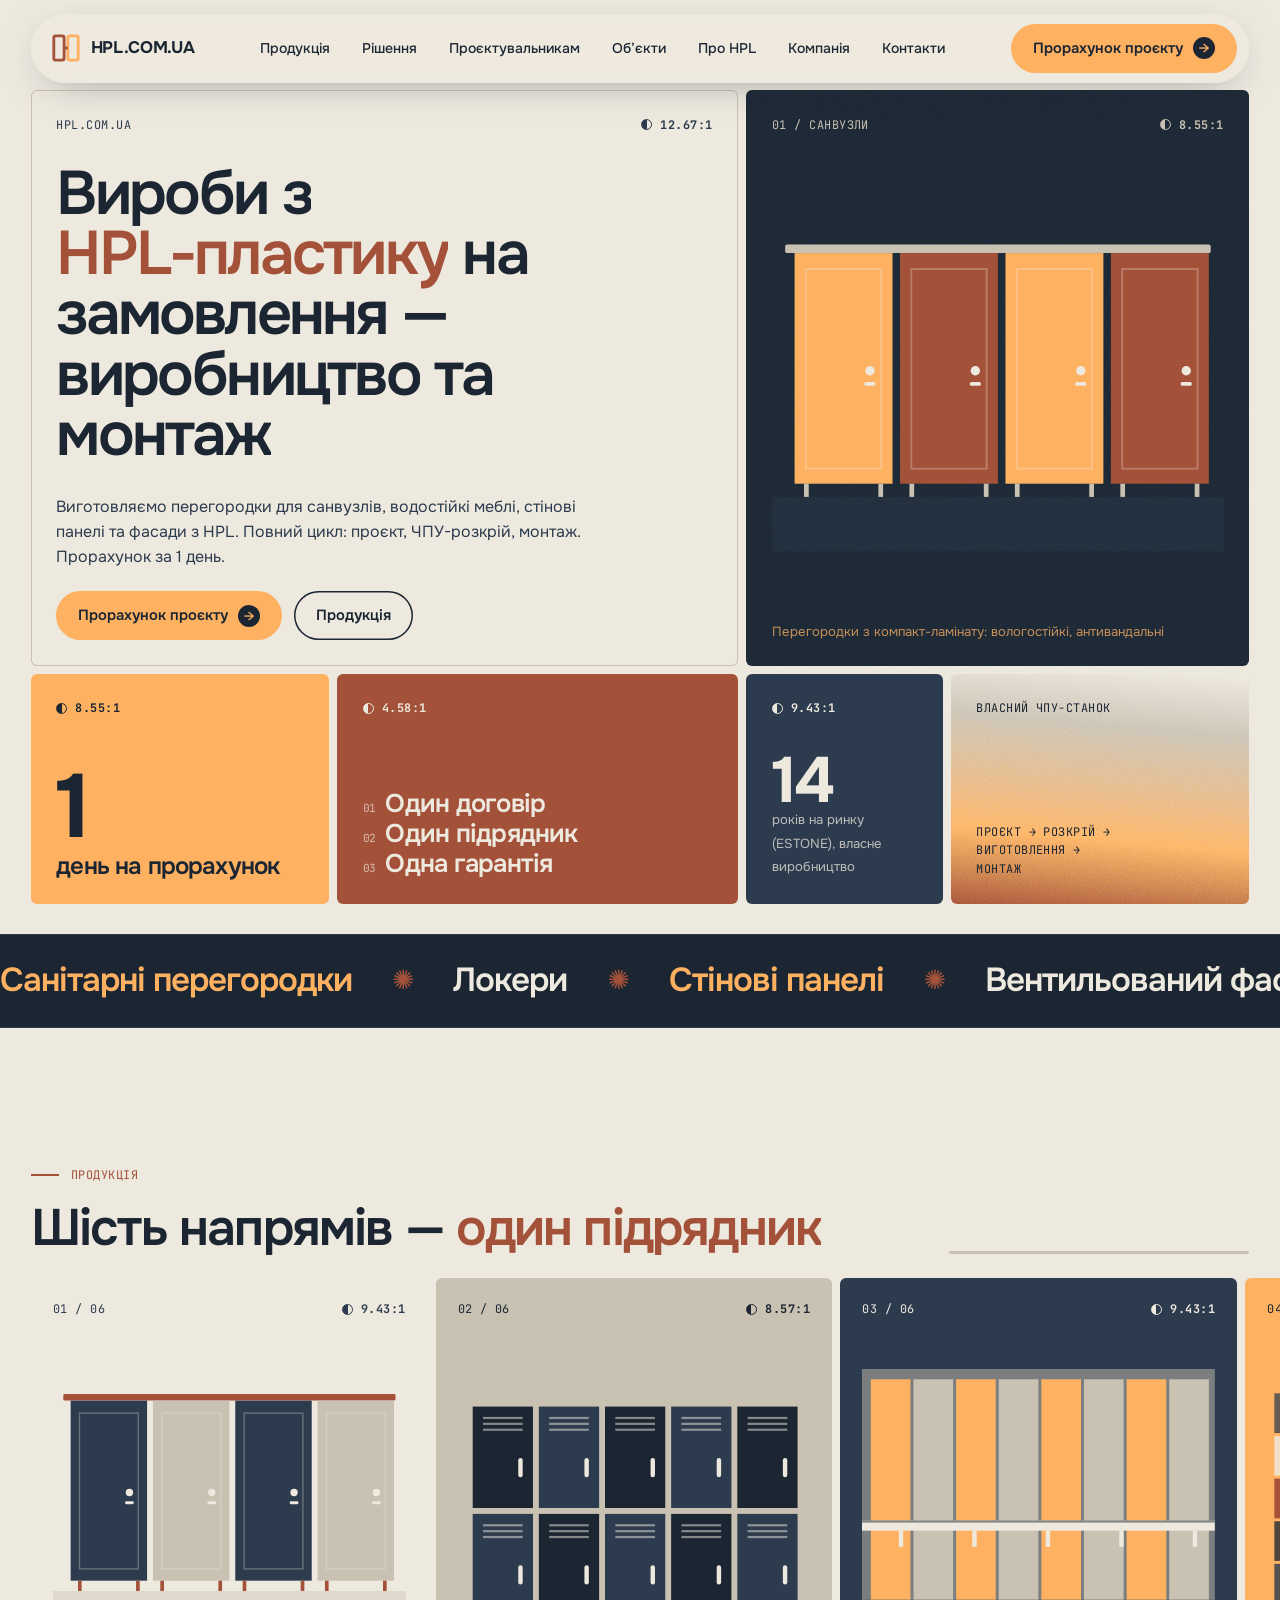
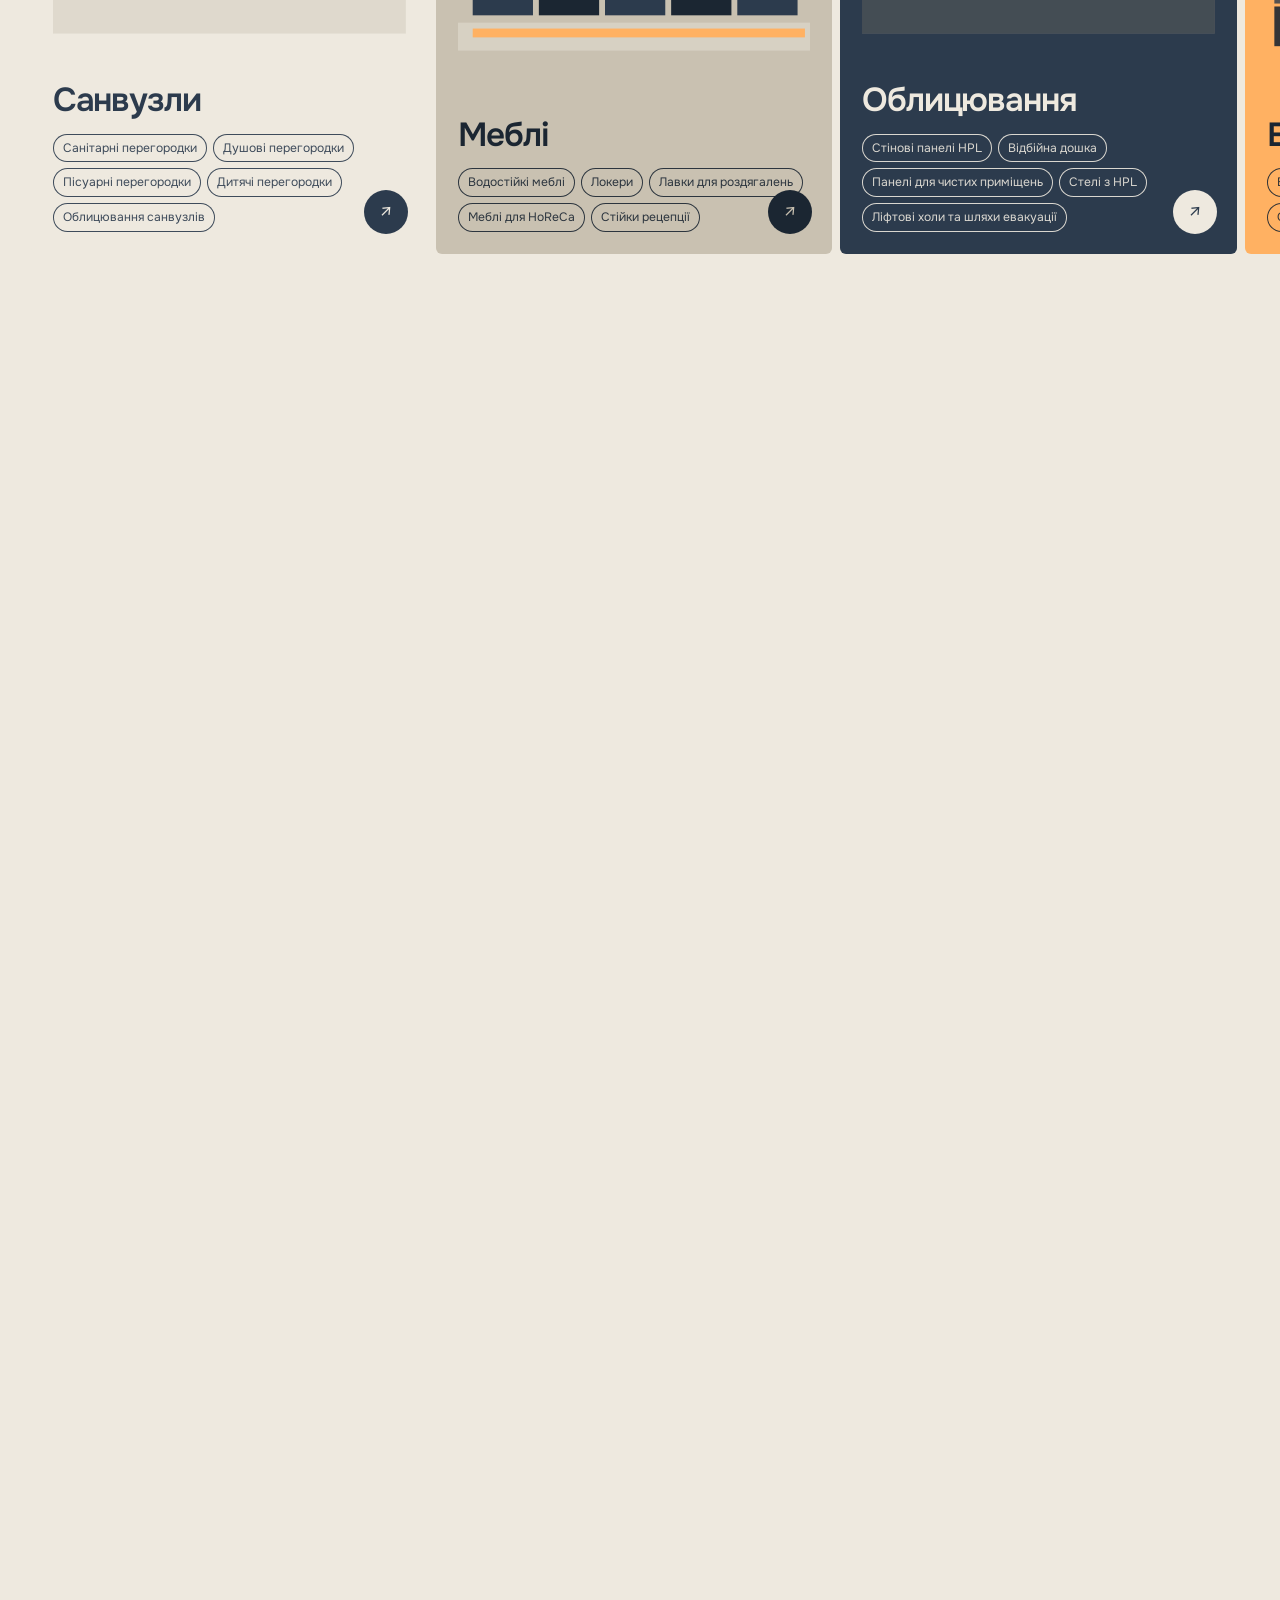
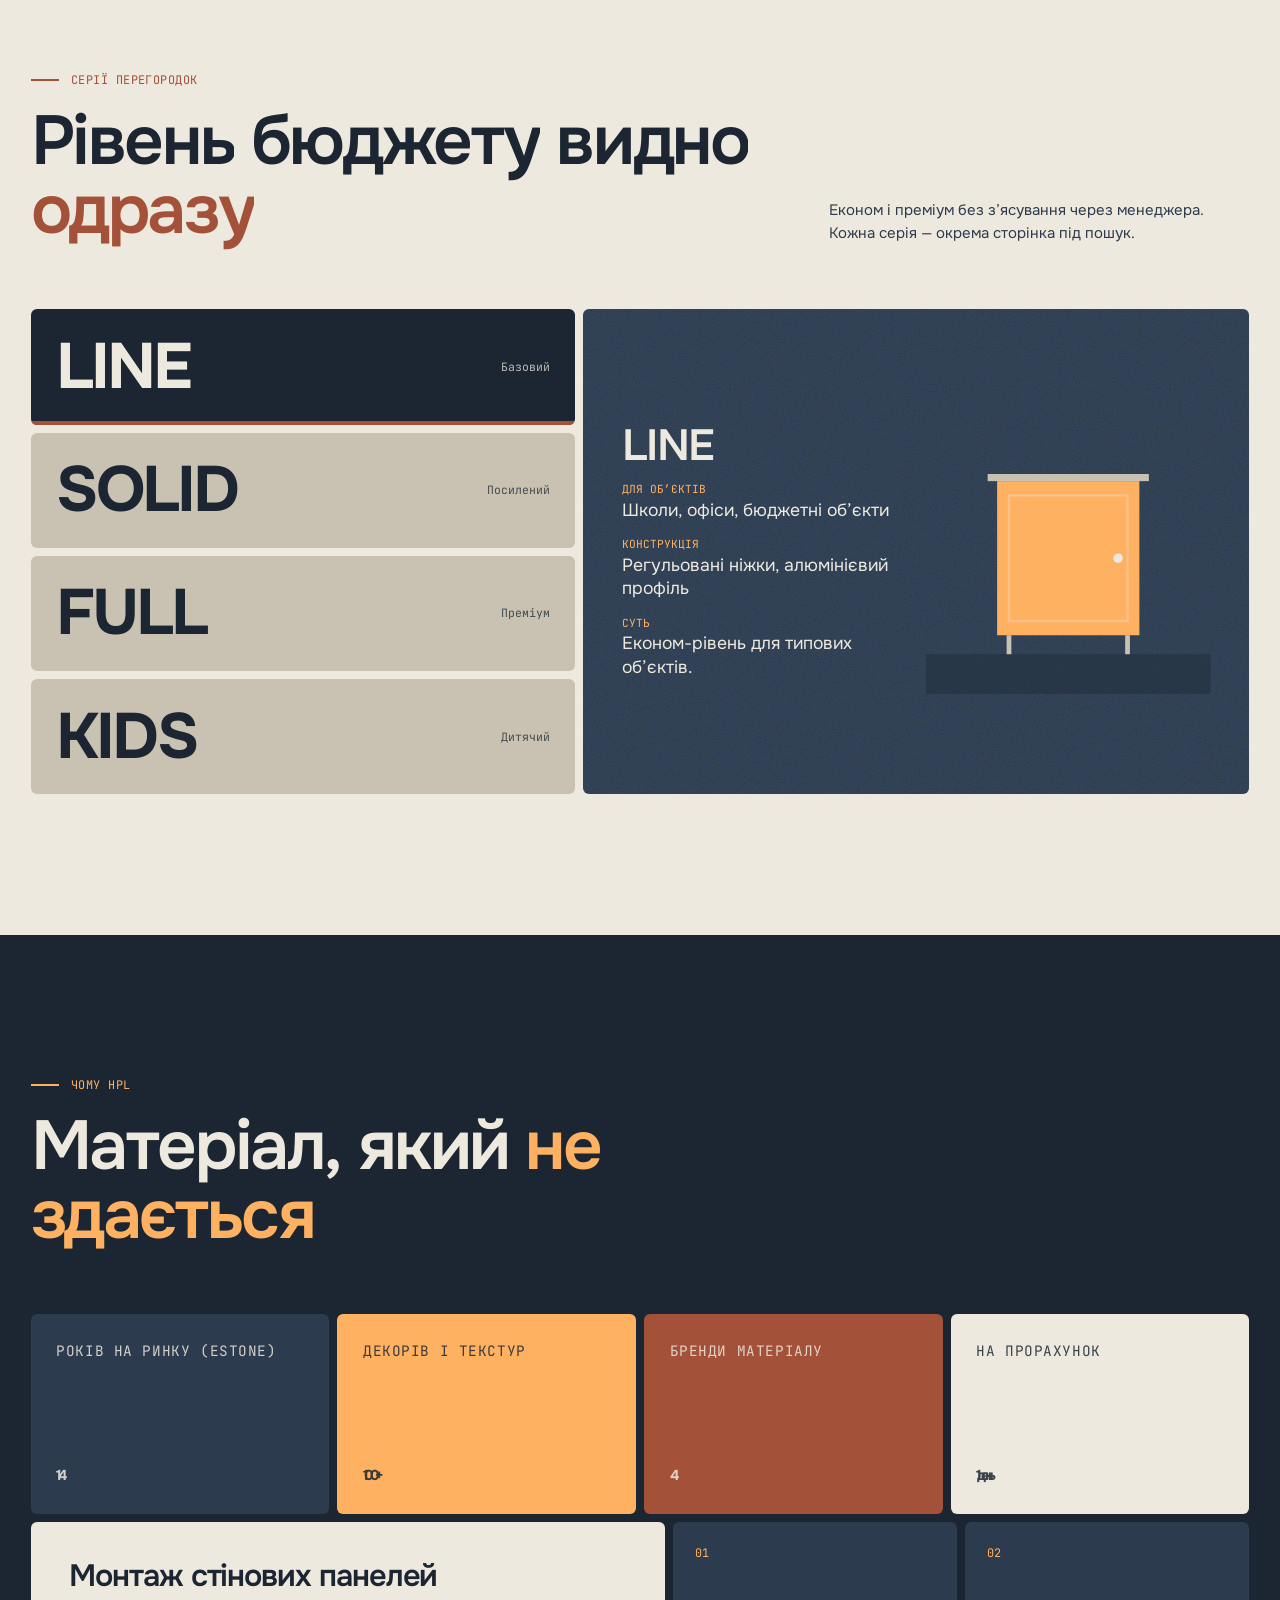
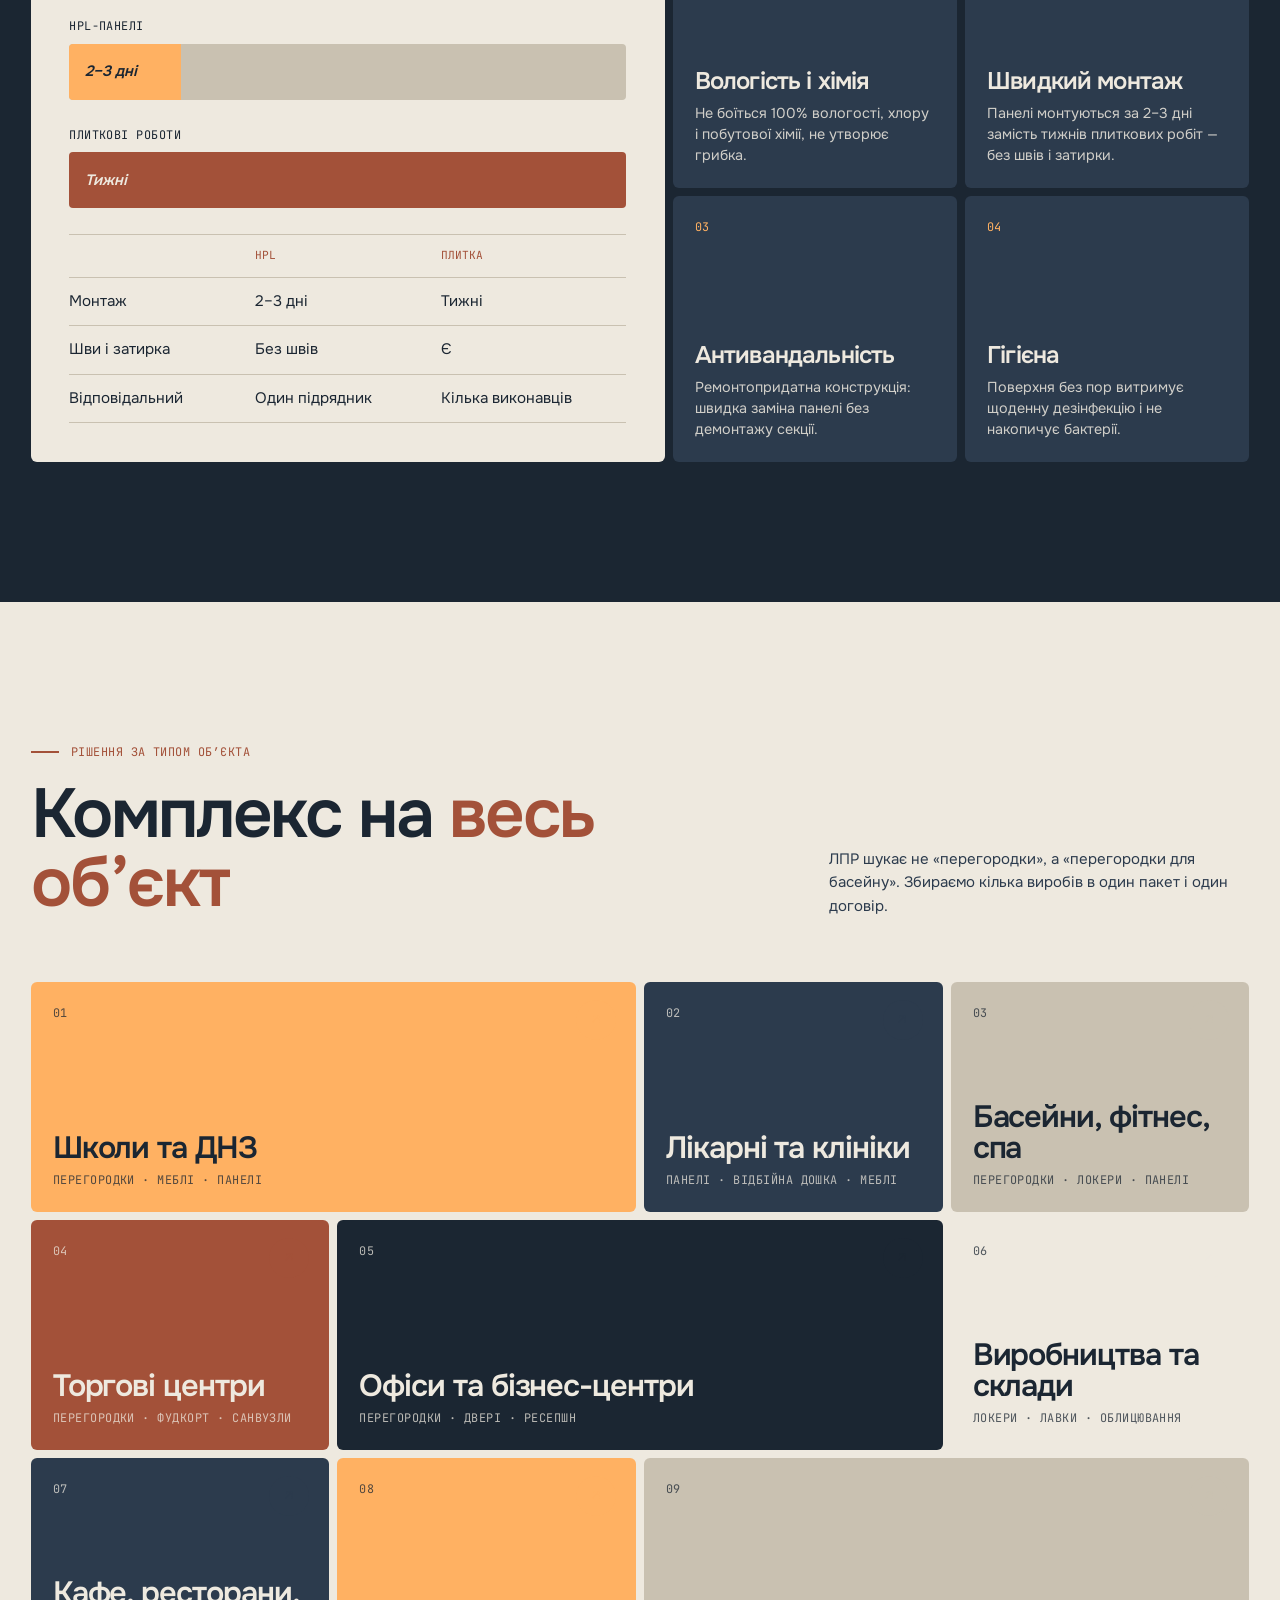
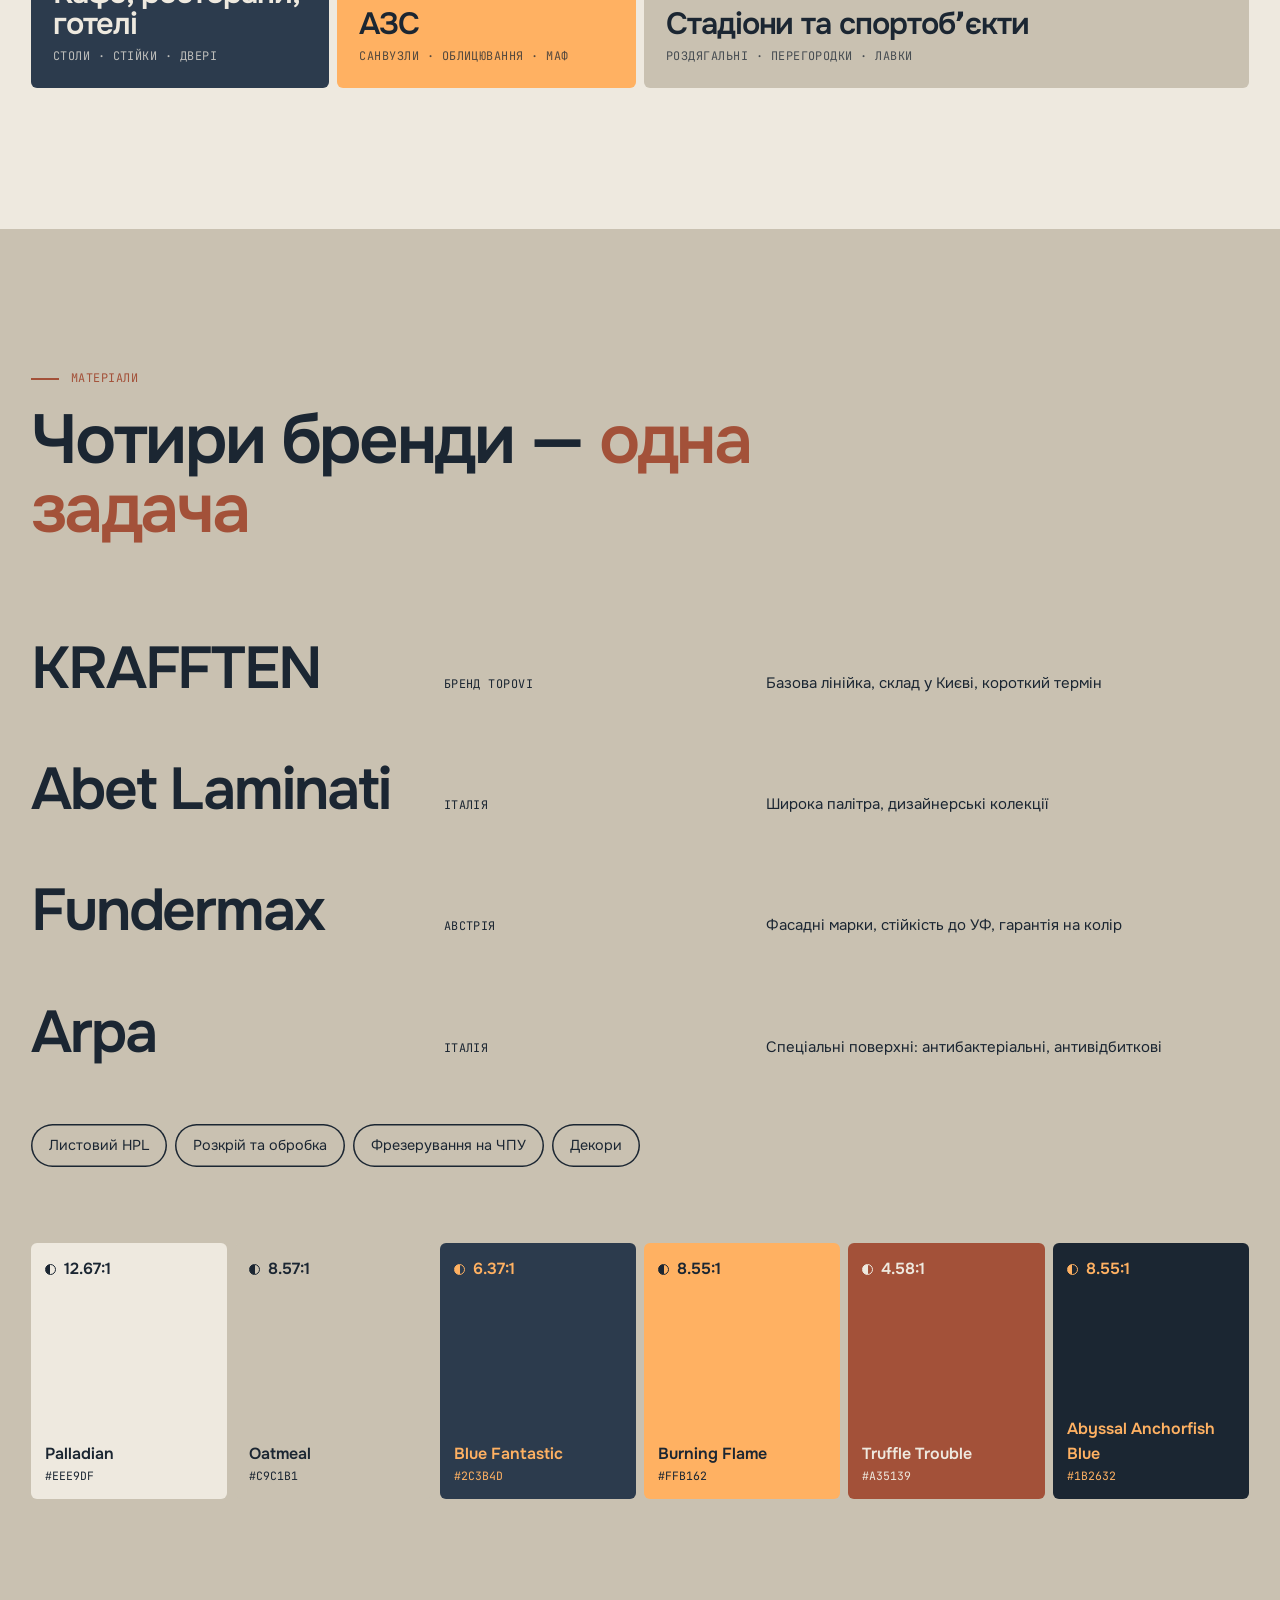
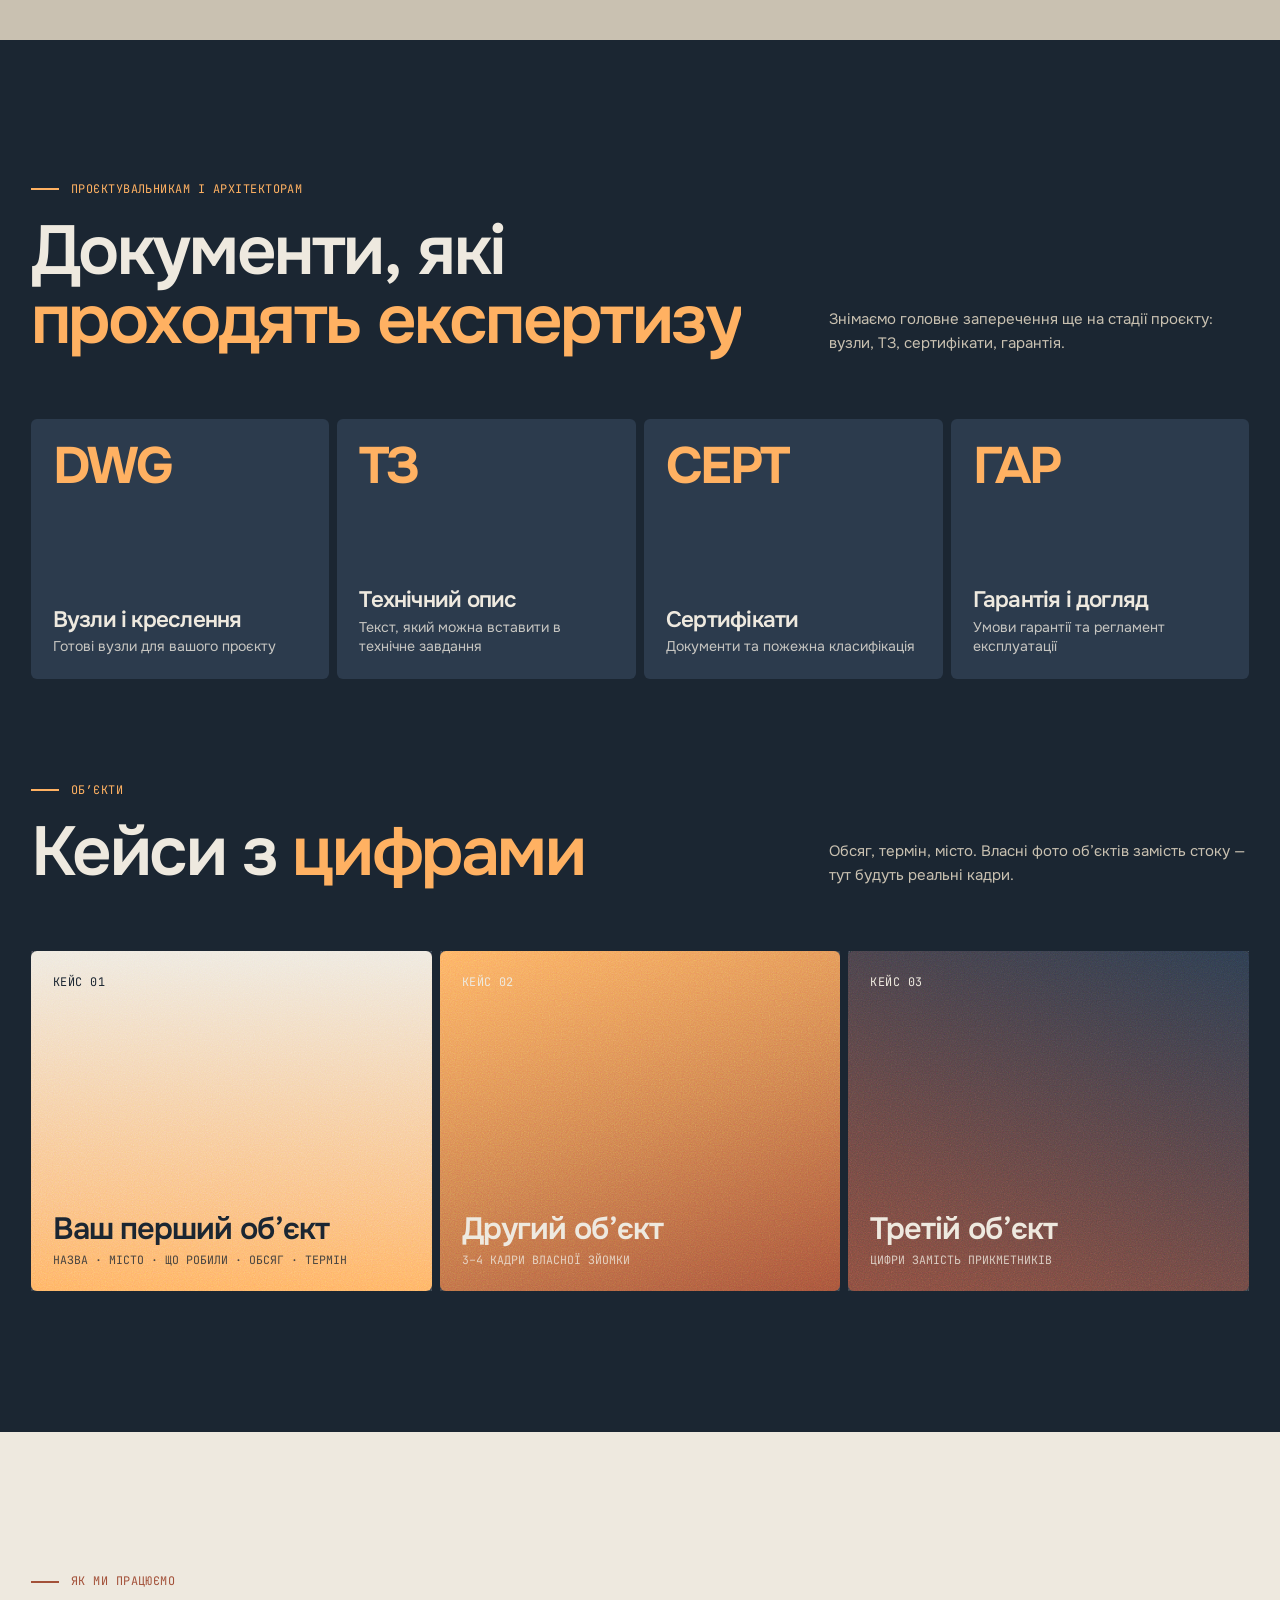
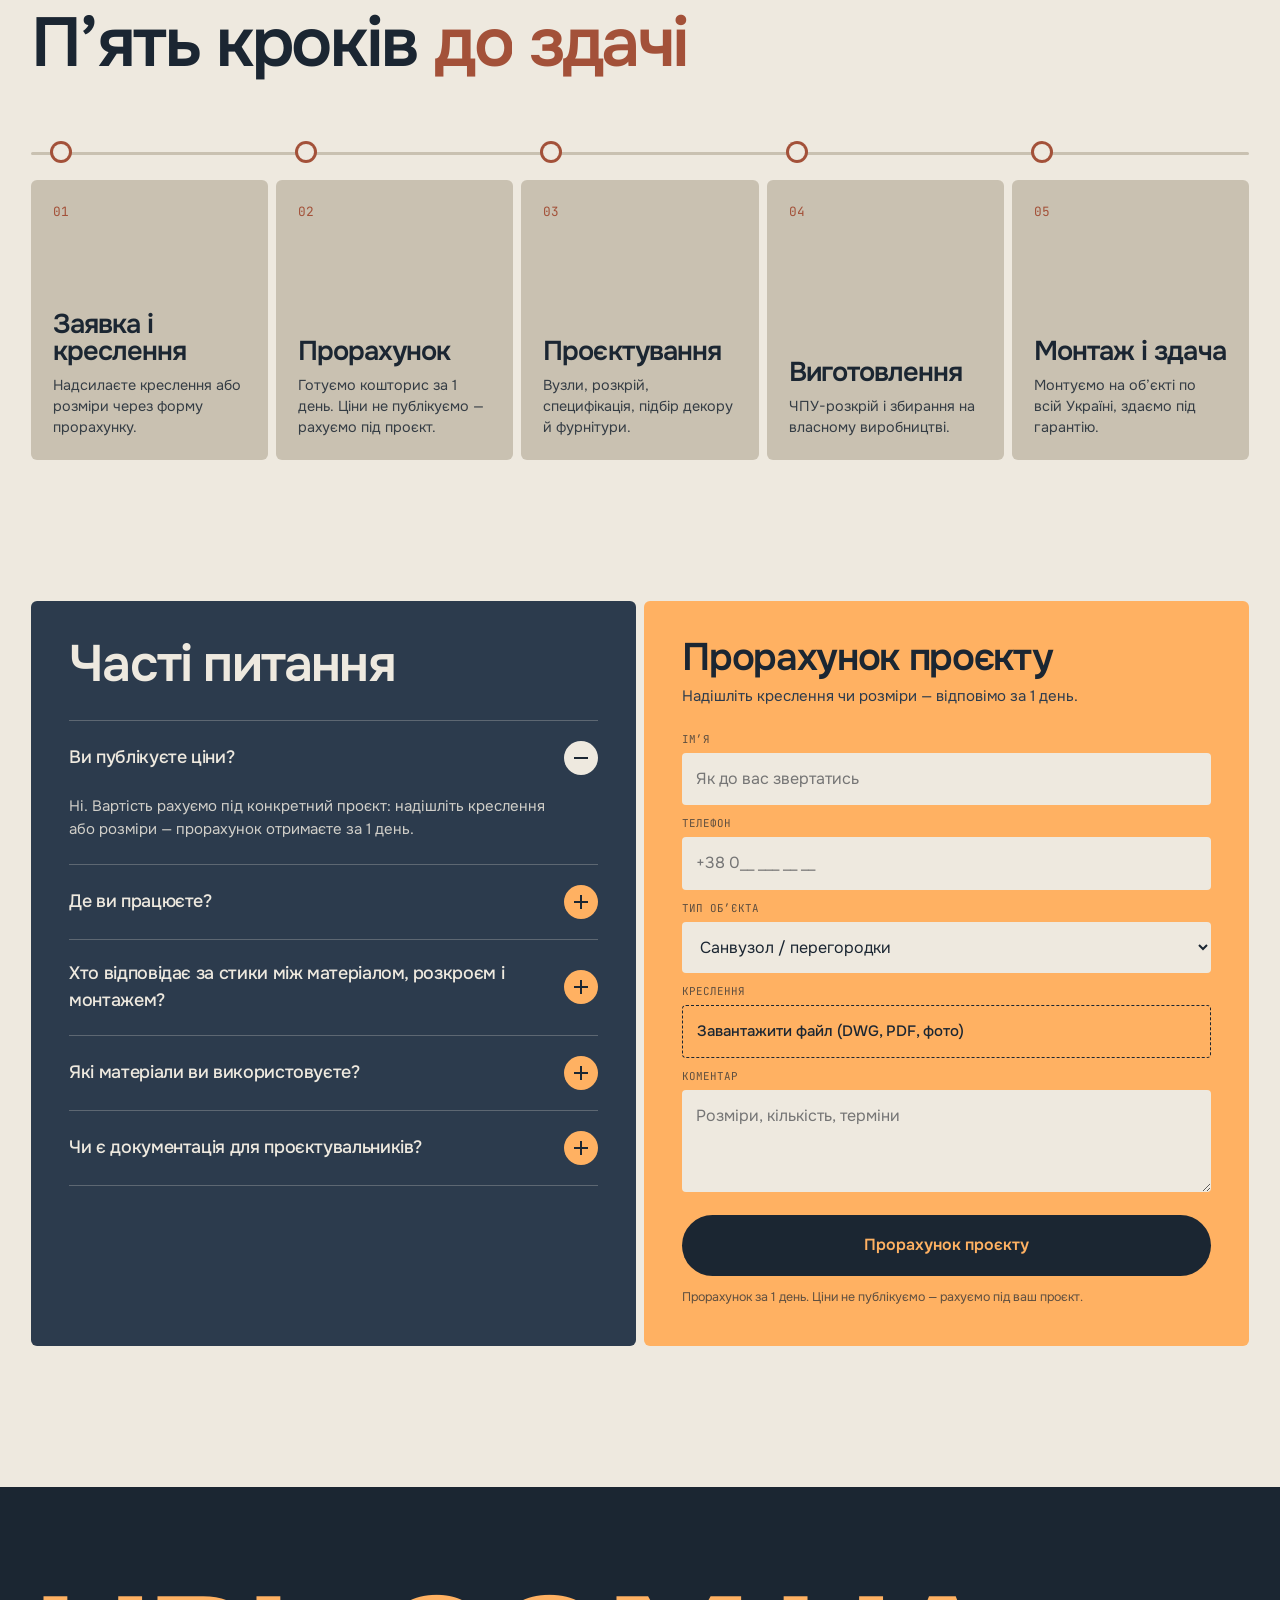
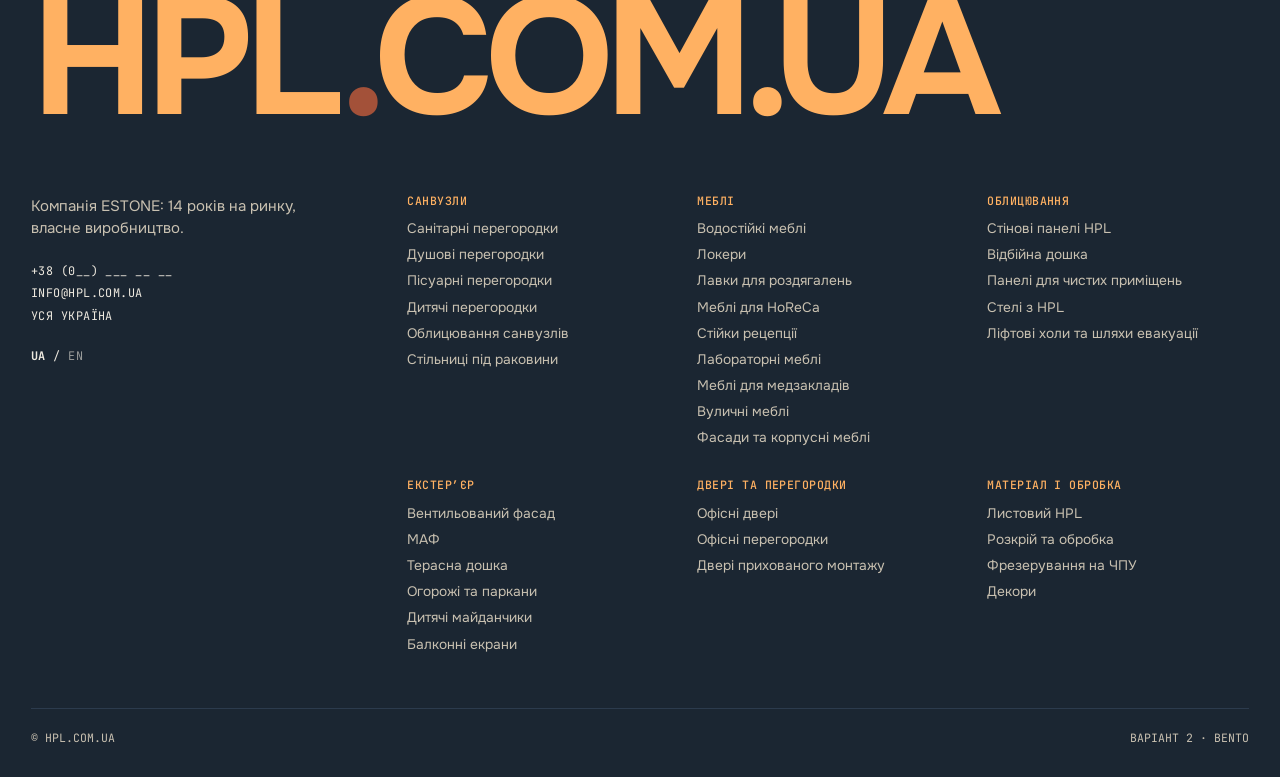
<file: v2-mp072/index.html>
<!doctype html>
<html lang="uk">
<head>
<meta charset="utf-8">
<meta name="viewport" content="width=device-width,initial-scale=1">
<title>HPL.COM.UA — Варіант 2 · Bento</title>
<meta name="description" content="Вироби з HPL пластику — виробництво, розкрій, монтаж. Перегородки для санвузлів, водостійкі меблі, стінові панелі та фасади. Прорахунок за 1 день.">
<link rel="preconnect" href="https://fonts.googleapis.com"><link rel="preconnect" href="https://fonts.gstatic.com" crossorigin>
<link href="https://fonts.googleapis.com/css2?family=Onest:wght@300;400;500;600;700;800&family=JetBrains+Mono:wght@400;500&display=swap" rel="stylesheet">
<link rel="stylesheet" href="../common/base.css">
<style>
:root{
  --pal:#EEE9DF;--oat:#C9C1B1;--blue:#2C3B4D;--flame:#FFB162;--truffle:#A35139;--abyss:#1B2632;
  --sans:"Onest",system-ui,sans-serif;--mono:"JetBrains Mono",ui-monospace,monospace;
  --pad:clamp(14px,2.4vw,40px);--g:8px;
}
body{font-family:var(--sans);background:var(--abyss);color:var(--abyss);font-size:clamp(15px,1vw,17px)}
.mono{font-family:var(--mono);font-size:.74rem;letter-spacing:.04em;text-transform:uppercase}
h1,h2,h3,h4{font-weight:600;letter-spacing:-.035em;line-height:1}
.page{background:var(--pal)}
.cr{display:inline-flex;gap:8px;align-items:center;font-family:var(--mono);font-size:.74rem}
.cr i{width:11px;height:11px;border-radius:50%;background:linear-gradient(90deg,currentColor 50%,transparent 50%);border:1.5px solid currentColor;display:block}

/* grain */
.grain{position:relative;isolation:isolate}
.grain::after{content:"";position:absolute;inset:0;z-index:-1;pointer-events:none;mix-blend-mode:overlay;opacity:.45;
  background-image:url("data:image/svg+xml,%3Csvg xmlns='http://www.w3.org/2000/svg' width='220' height='220'%3E%3Cfilter id='n'%3E%3CfeTurbulence type='fractalNoise' baseFrequency='.85' numOctaves='2' stitchTiles='stitch'/%3E%3C/filter%3E%3Crect width='100%25' height='100%25' filter='url(%23n)'/%3E%3C/svg%3E")}

/* header */
.hdr{position:fixed;z-index:60;top:14px;left:var(--pad);right:var(--pad);display:flex;align-items:center;justify-content:space-between;gap:20px;padding:10px 12px 10px 20px;background:color-mix(in srgb,var(--pal) 82%,transparent);backdrop-filter:blur(16px) saturate(1.2);border-radius:999px;box-shadow:0 10px 40px -18px rgba(27,38,50,.5);transition:transform .6s var(--ease)}
.hdr-hide .hdr{transform:translateY(-140%)}
.logo{display:flex;align-items:center;gap:10px;font-weight:700;letter-spacing:-.02em;font-size:1.05rem;white-space:nowrap}
.logo svg{width:30px;height:30px}
.logo small{font-family:var(--mono);font-weight:400;font-size:.62rem;opacity:.55;letter-spacing:.04em;display:none}
.nav{display:flex;gap:4px}
.nav a{padding:9px 14px;border-radius:999px;font-size:.88rem;font-weight:500;white-space:nowrap;transition:background .3s}
.nav a:hover{background:var(--oat)}
.pill{display:inline-flex;align-items:center;gap:10px;padding:13px 22px;border-radius:999px;background:var(--flame);color:var(--abyss);font-weight:600;font-size:.92rem;white-space:nowrap;transition:transform .4s var(--ease),background .3s,color .3s}
.pill:hover{background:var(--abyss);color:var(--flame)}
.pill.ghost{background:transparent;box-shadow:inset 0 0 0 1.5px currentColor}.pill.ghost:hover{background:var(--abyss);color:var(--pal);box-shadow:none}
.pill b{display:inline-grid;place-items:center;width:22px;height:22px;border-radius:50%;background:var(--abyss);color:var(--flame);font-weight:500;transition:transform .4s var(--ease)}
.pill:hover b{transform:rotate(-45deg);background:var(--flame);color:var(--abyss)}
.burger{display:none;width:44px;height:44px;border-radius:50%;background:var(--abyss);color:var(--pal);position:relative}
.burger i,.burger i::before{position:absolute;left:14px;right:14px;height:1.5px;background:currentColor;transition:transform .4s}.burger i{top:21px}.burger i::before{content:"";left:0;right:0;top:-6px}
.menu-open .burger i{transform:rotate(45deg)}.menu-open .burger i::before{transform:translateY(6px) rotate(-90deg)}
.mmenu{position:fixed;inset:0;z-index:55;background:var(--abyss);color:var(--pal);padding:100px var(--pad) var(--pad);display:flex;flex-direction:column;gap:6px;opacity:0;visibility:hidden;transition:opacity .5s,visibility .5s}
.menu-open .mmenu{opacity:1;visibility:visible}
.mmenu a{font-size:clamp(2rem,9vw,3rem);font-weight:600;letter-spacing:-.03em}

/* hero bento */
.hero{padding:calc(14px + 76px) var(--pad) var(--pad);min-height:100vh;display:flex}
.bento{display:grid;grid-template-columns:repeat(12,1fr);grid-template-rows:minmax(480px,1fr) 230px;gap:var(--g);width:100%;max-width:1600px;margin:0 auto}
.b{position:relative;overflow:hidden;border-radius:6px;padding:clamp(18px,2vw,30px);display:flex;flex-direction:column}
.b-main{grid-column:1/8;background:var(--pal);box-shadow:inset 0 0 0 1px var(--oat);justify-content:space-between;gap:30px}
.b-main h1{font-size:clamp(2.2rem,4.8vw,5rem);font-weight:600;max-width:15ch;letter-spacing:-.045em;line-height:.98}
.b-main h1 em{font-style:normal;color:var(--truffle)}
.b-main p.lead{max-width:48ch;font-size:clamp(1rem,1.2vw,1.18rem);color:var(--blue);line-height:1.55}
.b-main .row{display:flex;gap:12px;flex-wrap:wrap}
.b-main .top{display:flex;justify-content:space-between;align-items:center;color:var(--blue)}
.b-art{grid-column:8/13;background:var(--abyss);color:var(--flame);justify-content:space-between;--a1:var(--flame);--a2:var(--truffle);--a3:var(--oat);--a4:var(--blue);--a5:var(--pal);--ink:var(--abyss)}
.b-art .art{margin:auto 0;width:100%}.b-art .top{display:flex;justify-content:space-between;color:var(--oat)}
.b-1d{grid-column:1/4;background:var(--flame);justify-content:space-between}
.b-1d .big{font-size:clamp(4rem,7vw,7rem);font-weight:700;letter-spacing:-.06em;line-height:.8}
.b-pr{grid-column:4/8;background:var(--truffle);color:var(--pal);justify-content:space-between}
.b-pr ul{display:grid;gap:2px}.b-pr li{font-size:clamp(1.3rem,2vw,2rem);font-weight:600;letter-spacing:-.03em;line-height:1.1;display:flex;gap:10px;align-items:baseline}
.b-pr li span{font-family:var(--mono);font-size:.7rem;opacity:.7;font-weight:400}
.b-yr{grid-column:8/10;background:var(--blue);color:var(--pal);justify-content:space-between}
.b-yr .big{font-size:clamp(3rem,5vw,5rem);font-weight:700;letter-spacing:-.05em;line-height:.85}
.b-gr{grid-column:10/13;background:linear-gradient(185deg,var(--pal) 0%,var(--oat) 25%,var(--flame) 70%,var(--truffle) 100%);justify-content:space-between;color:var(--abyss)}
.b-gr .mono{max-width:20ch}
.b small{opacity:.75;font-size:.82rem;line-height:1.3}

/* ticker */
.tick{background:var(--abyss);color:var(--flame);padding:20px 0;border-block:1px solid var(--blue)}
.tick .marq-track{gap:0}
.tick span{font-size:clamp(1.3rem,2.6vw,2.4rem);font-weight:600;letter-spacing:-.03em;padding-right:40px;display:flex;gap:40px;align-items:center}
.tick span::after{content:"✺";color:var(--truffle);font-size:.8em}
.tick span:nth-child(even){color:var(--pal)}

/* sections */
.sec{padding:clamp(70px,11vw,160px) var(--pad)}
.sec-in{max-width:1600px;margin:0 auto}
.kicker{display:flex;align-items:center;gap:12px;color:var(--truffle);margin-bottom:18px}
.kicker::before{content:"";width:28px;height:2px;background:currentColor}
.h2{font-size:clamp(2.2rem,5.4vw,5.4rem);max-width:16ch}
.h2 em{font-style:normal;color:var(--truffle)}
.dark{background:var(--abyss);color:var(--pal)}.dark .kicker{color:var(--flame)}.dark .h2 em{color:var(--flame)}
.sec-top{display:flex;justify-content:space-between;align-items:flex-end;gap:30px;flex-wrap:wrap;margin-bottom:clamp(30px,5vw,64px)}
.sec-top p{max-width:42ch;color:var(--blue);line-height:1.55}.dark .sec-top p{color:var(--oat)}

/* горизонтальний піннінг кластерів */
.hs{position:relative;background:var(--pal)}
.hs-pin{position:sticky;top:0;height:100vh;overflow:hidden;display:flex;flex-direction:column;justify-content:center;gap:24px;padding-top:64px}
.hs-head{padding:0 var(--pad);display:flex;justify-content:space-between;align-items:flex-end;gap:20px}
.hs-head .h2{font-size:clamp(2rem,4vw,3.8rem)}
.hs-bar{width:min(300px,30vw);height:3px;background:var(--oat);position:relative;border-radius:3px;overflow:hidden}.hs-bar i{position:absolute;inset:0;background:var(--truffle);transform-origin:left;transform:scaleX(var(--sp,0))}
.hs-track{display:flex;gap:var(--g);padding:0 var(--pad);will-change:transform;width:max-content}
.hc{flex:none;width:clamp(300px,31vw,470px);height:min(64vh,600px);border-radius:6px;padding:22px;display:flex;flex-direction:column;gap:16px;position:relative;overflow:hidden;transition:transform .6s var(--ease)}
.hc:hover{transform:translateY(-8px)}
.hc .top{display:flex;justify-content:space-between;align-items:center}
.hc .art{flex:1;min-height:0;display:flex;align-items:center;justify-content:center}.hc .art svg{max-height:100%;width:100%;transition:transform .8s var(--ease)}.hc:hover .art svg{transform:scale(1.05) rotate(-1deg)}
.hc h3{font-size:clamp(1.8rem,2.6vw,2.7rem)}
.hc ul{display:flex;flex-wrap:wrap;gap:6px}.hc li{font-size:.76rem;padding:5px 10px;border-radius:99px;box-shadow:inset 0 0 0 1px currentColor;opacity:.9}
.hc .go{position:absolute;right:20px;bottom:20px;width:44px;height:44px;border-radius:50%;background:currentColor;display:grid;place-items:center}.hc .go::after{content:"↗";color:var(--bg);font-size:1.1rem}
.hc li:nth-child(n+6){display:none}

/* серії */
.ser{display:grid;grid-template-columns:.9fr 1.1fr;gap:var(--g)}
.ser-list{display:flex;flex-direction:column;gap:var(--g)}
.ser-btn{display:flex;justify-content:space-between;align-items:center;padding:clamp(16px,2vw,28px);background:var(--oat);border-radius:6px;position:relative;overflow:hidden;text-align:left;transition:background .4s,color .4s}
.ser-btn::before{content:"";position:absolute;left:0;bottom:0;height:4px;background:var(--truffle);width:100%;transform:scaleX(0);transform-origin:left}
.ser-btn.on{background:var(--abyss);color:var(--pal)}.ser-btn.on::before{animation:fill 6s linear forwards}
@keyframes fill{to{transform:scaleX(1)}}
.ser-btn b{font-size:clamp(2.2rem,5vw,5rem);font-weight:700;letter-spacing:-.05em;line-height:1}
.ser-btn span{font-family:var(--mono);font-size:.72rem;max-width:18ch;text-align:right;opacity:.75}
.ser-panel{position:relative;min-height:440px;border-radius:6px;background:var(--blue);color:var(--pal);overflow:hidden;--a1:var(--flame);--a2:var(--truffle);--a3:var(--oat);--a4:var(--abyss);--a5:var(--pal)}
.ser-slide{position:absolute;inset:0;padding:clamp(20px,3vw,40px);display:grid;grid-template-columns:1fr 1fr;gap:20px;align-items:center;opacity:0;transform:translateY(24px);transition:opacity .6s,transform .8s var(--ease);pointer-events:none}
.ser-slide.on{opacity:1;transform:none;pointer-events:auto}
.ser-slide dl{display:grid;gap:14px}.ser-slide dt{font-family:var(--mono);font-size:.7rem;color:var(--flame);text-transform:uppercase}.ser-slide dd{font-size:1.1rem;line-height:1.35}
.ser-slide h3{font-size:clamp(2rem,3.4vw,3.2rem);margin-bottom:14px}
.ser-slide .art svg{max-height:340px;margin:auto}

/* чому HPL */
.stats{display:grid;grid-template-columns:repeat(4,1fr);gap:var(--g);margin-bottom:var(--g)}
.stat{background:var(--blue);padding:clamp(18px,2vw,28px);border-radius:6px;min-height:200px;display:flex;flex-direction:column;justify-content:space-between}
.stat:nth-child(2){background:var(--flame);color:var(--abyss)}.stat:nth-child(3){background:var(--truffle)}.stat:nth-child(4){background:var(--pal);color:var(--abyss)}
.stat b{font-size:clamp(3.2rem,6vw,6.5rem);font-weight:700;letter-spacing:-.06em;line-height:.9}.stat span{font-size:.9rem;opacity:.85}
.why-grid{display:grid;grid-template-columns:1.1fr 1fr;gap:var(--g)}
.race{background:var(--pal);color:var(--abyss);border-radius:6px;padding:clamp(20px,3vw,40px);display:flex;flex-direction:column;gap:26px}
.race h3{font-size:clamp(1.6rem,2.4vw,2.4rem)}
.bar{display:grid;gap:8px}.bar-l{display:flex;justify-content:space-between}.bar-t{height:56px;background:var(--oat);border-radius:4px;overflow:hidden}
.bar-t i{display:flex;align-items:center;padding:0 16px;height:100%;width:0;transition:width 1.8s var(--ease) .3s;font-weight:600;white-space:nowrap}
.in .bar-t i{width:var(--w)}
.bar.h i{background:var(--flame);color:var(--abyss);--w:20%}.bar.t i{background:var(--truffle);color:var(--pal);--w:100%}
.args{display:grid;grid-template-columns:1fr 1fr;gap:var(--g)}
.arg{background:var(--blue);border-radius:6px;padding:22px;display:flex;flex-direction:column;gap:10px;transition:background .4s,color .4s,transform .5s var(--ease)}
.arg:hover{background:var(--flame);color:var(--abyss);transform:translateY(-4px)}
.arg b{font-family:var(--mono);font-weight:400;font-size:.74rem;color:var(--flame)}.arg:hover b{color:var(--truffle)}
.arg h4{font-size:1.5rem;margin-top:auto}.arg p{font-size:.9rem;line-height:1.45;opacity:.85}
.cmp{display:grid;border-top:1px solid var(--oat)}.cmp div{display:grid;grid-template-columns:1fr 1fr 1fr;padding:12px 0;border-bottom:1px solid var(--oat);font-size:.95rem}.cmp .th{font-family:var(--mono);font-size:.7rem;text-transform:uppercase;color:var(--truffle)}

/* рішення */
.sol{display:grid;grid-template-columns:repeat(4,1fr);gap:var(--g)}
.tile{position:relative;min-height:230px;border-radius:6px;padding:22px;display:flex;flex-direction:column;justify-content:space-between;overflow:hidden;transition:transform .6s var(--ease),filter .4s}
.tile.w2{grid-column:span 2}
.tile h3{font-size:clamp(1.5rem,2.4vw,2.4rem)}
.tile .mono{opacity:.75}
.tile::after{content:"↗";position:absolute;top:18px;right:20px;width:40px;height:40px;border-radius:50%;display:grid;place-items:center;background:currentColor;color:var(--bgc);transition:transform .5s var(--ease)}
.tile:hover{transform:translateY(-6px) scale(1.01)}.tile:hover::after{transform:rotate(45deg) scale(1.15)}
.tile .glow{position:absolute;width:300px;height:300px;border-radius:50%;background:radial-gradient(closest-side,rgba(255,177,98,.55),transparent);left:var(--mx,50%);top:var(--my,50%);translate:-50% -50%;opacity:0;transition:opacity .4s;pointer-events:none}.tile:hover .glow{opacity:1}

/* матеріали */
.brand{display:grid;grid-template-columns:1.3fr 1fr 1.6fr;gap:20px;align-items:baseline;padding:clamp(18px,2.4vw,34px) 0;border-top:1px solid var(--oat);position:relative;transition:padding .5s var(--ease),background .4s}
.brand:last-of-type{border-bottom:1px solid var(--oat)}
.brand h3{font-size:clamp(2rem,4.6vw,4.6rem);transition:transform .5s var(--ease),color .3s}
.brand:hover{background:var(--flame);padding-inline:24px}.brand:hover h3{transform:translateX(8px)}
.pal{display:grid;grid-template-columns:repeat(6,1fr);gap:var(--g);margin-top:clamp(40px,6vw,80px)}
.sw{aspect-ratio:1/1.3;border-radius:6px;padding:14px;display:flex;flex-direction:column;justify-content:space-between;font-family:var(--mono);font-size:.72rem;transition:transform .5s var(--ease)}
.sw:hover{transform:translateY(-8px)}.sw b{font-family:var(--sans);font-weight:600;font-size:1rem;display:block}
.mat-chips{display:flex;flex-wrap:wrap;gap:8px;margin-top:30px}.mat-chips a{padding:10px 18px;border-radius:99px;box-shadow:inset 0 0 0 1.5px var(--abyss);font-size:.9rem;transition:background .3s,color .3s}.mat-chips a:hover{background:var(--abyss);color:var(--flame)}

/* проєктувальникам + об'єкти */
.docs{display:grid;grid-template-columns:repeat(4,1fr);gap:var(--g)}
.doc{background:var(--blue);border-radius:6px;padding:22px;min-height:260px;display:flex;flex-direction:column;justify-content:space-between;transition:background .4s,color .4s,transform .5s var(--ease)}
.doc:hover{background:var(--flame);color:var(--abyss);transform:translateY(-6px)}
.doc b{font-size:clamp(2.6rem,4vw,4rem);font-weight:700;letter-spacing:-.05em;color:var(--flame);line-height:1}.doc:hover b{color:var(--abyss)}
.doc h4{font-size:1.4rem;margin-bottom:6px}.doc p{font-size:.88rem;opacity:.8;line-height:1.4}
.objs{display:grid;grid-template-columns:repeat(3,1fr);gap:var(--g);margin-top:var(--g)}
.obj{min-height:340px;border-radius:6px;padding:22px;display:flex;flex-direction:column;justify-content:space-between;color:var(--abyss)}
.obj:nth-child(1){background:linear-gradient(180deg,var(--pal),var(--flame))}.obj:nth-child(2){background:linear-gradient(160deg,var(--flame),var(--truffle));color:var(--pal)}.obj:nth-child(3){background:linear-gradient(200deg,var(--blue),var(--truffle) 130%);color:var(--pal)}
.obj h4{font-size:clamp(1.6rem,2.4vw,2.4rem);margin-bottom:6px}.obj p{font-family:var(--mono);font-size:.72rem;text-transform:uppercase;opacity:.8}
.parallax-wrap{overflow:visible}

/* процес */
.steps{display:grid;grid-template-columns:repeat(5,1fr);gap:var(--g);position:relative;padding-top:38px}
.steps::before,.steps::after{content:"";position:absolute;left:0;right:0;top:10px;height:3px;background:var(--oat);border-radius:3px}
.steps::after{background:var(--truffle);transform-origin:left;transform:scaleX(clamp(0,calc((var(--vp) - .3)*3),1))}
.step{background:var(--oat);border-radius:6px;padding:22px;min-height:280px;display:flex;flex-direction:column;gap:10px;position:relative;transition:background .4s,color .4s}
.step::before{content:"";position:absolute;top:-36px;left:22px;width:16px;height:16px;border-radius:50%;background:var(--pal);box-shadow:0 0 0 3px var(--truffle)}
.step:hover{background:var(--abyss);color:var(--pal)}
.step b{font-family:var(--mono);font-weight:400;font-size:.8rem;color:var(--truffle)}.step:hover b{color:var(--flame)}
.step h3{font-size:1.7rem;margin-top:auto}.step p{font-size:.9rem;line-height:1.45;opacity:.85}

/* FAQ + форма */
.cta{display:grid;grid-template-columns:1fr 1fr;gap:var(--g)}
.cta-l{background:var(--blue);color:var(--pal);border-radius:6px;padding:clamp(22px,3vw,46px)}
.cta-r{background:var(--flame);color:var(--abyss);border-radius:6px;padding:clamp(22px,3vw,46px)}
.cta-l h2{font-size:clamp(2rem,4vw,3.8rem);margin-bottom:30px}
.acc-item{border-top:1px solid rgba(238,233,223,.25)}.acc-item:last-child{border-bottom:1px solid rgba(238,233,223,.25)}
.acc-head{width:100%;display:flex;justify-content:space-between;gap:20px;align-items:center;text-align:left;padding:20px 0;font-size:clamp(1.05rem,1.4vw,1.3rem);font-weight:500;letter-spacing:-.02em}
.plus{flex:none;width:34px;height:34px;border-radius:50%;background:var(--flame);position:relative;transition:transform .5s var(--ease),background .3s}.plus::before,.plus::after{content:"";position:absolute;left:10px;right:10px;top:16px;height:2px;background:var(--abyss);transition:transform .5s}.plus::after{transform:rotate(90deg)}
.open .plus{transform:rotate(180deg);background:var(--pal)}.open .plus::after{transform:rotate(0)}
.acc-body p{padding:0 50px 22px 0;opacity:.85;line-height:1.55}
.cta-r h3{font-size:clamp(1.8rem,3vw,3rem);margin-bottom:8px}.cta-r>p{margin-bottom:22px;color:var(--blue)}
.fld{display:block;margin-bottom:10px}.fld span{display:block;font-family:var(--mono);font-size:.68rem;text-transform:uppercase;margin-bottom:5px;opacity:.7}
.fld input,.fld select,.fld textarea{width:100%;background:var(--pal);border:0;border-radius:4px;padding:14px;outline:2px solid transparent;transition:outline-color .3s;font-size:1rem}
.fld input:focus,.fld select:focus,.fld textarea:focus{outline-color:var(--abyss)}
.fld.file{position:relative}.fld.file b{display:block;padding:14px;border-radius:4px;border:1.5px dashed var(--abyss);font-weight:500;font-size:.94rem}.fld.file input{position:absolute;inset:0;opacity:0;cursor:pointer;height:100%}
.btn-submit{width:100%;padding:18px;border-radius:99px;background:var(--abyss);color:var(--flame);font-weight:600;font-size:1rem;margin-top:6px;transition:transform .4s var(--ease)}.btn-submit:hover{transform:scale(1.02)}
.note{font-size:.78rem;margin-top:12px;opacity:.7}.form-ok h4{font-size:2rem;margin-bottom:8px}

/* footer */
.foot{background:var(--abyss);color:var(--pal);padding:clamp(60px,8vw,110px) var(--pad) 30px}
.foot-big{font-size:clamp(3rem,13vw,13rem);font-weight:700;letter-spacing:-.06em;line-height:.85;color:var(--flame);margin-bottom:clamp(30px,5vw,70px);white-space:nowrap}
.foot-big span{color:var(--truffle)}
.foot-g{display:grid;grid-template-columns:1.2fr 3fr;gap:40px}
.fcat{display:grid;grid-template-columns:repeat(3,1fr);gap:28px}
.fcat h4{font-family:var(--mono);font-size:.72rem;text-transform:uppercase;font-weight:500;color:var(--flame);margin-bottom:10px;letter-spacing:.04em}
.fcat li{font-size:.86rem;line-height:1.9;color:var(--oat)}.fcat li:hover{color:var(--pal)}
.foot-bot{margin-top:50px;padding-top:20px;border-top:1px solid var(--blue);display:flex;justify-content:space-between;gap:16px;flex-wrap:wrap;font-family:var(--mono);font-size:.72rem;color:var(--oat);text-transform:uppercase}

@media (max-width:1180px){.nav{display:none}.burger{display:block}.logo small{display:none}.hdr .pill.cta-h{display:none}}
@media (max-width:1000px){
  .bento{grid-template-columns:repeat(6,1fr);grid-template-rows:auto}
  .b-main{grid-column:1/7;min-height:480px}.b-art{grid-column:1/7;min-height:360px}.b-1d{grid-column:1/4;min-height:200px}.b-pr{grid-column:4/7}.b-yr{grid-column:1/3;min-height:180px}.b-gr{grid-column:3/7}
  .ser,.why-grid,.cta,.foot-g{grid-template-columns:1fr}.stats,.docs{grid-template-columns:1fr 1fr}.sol{grid-template-columns:1fr 1fr}.tile.w2{grid-column:span 2}
  .objs{grid-template-columns:1fr}.pal{grid-template-columns:repeat(3,1fr)}.brand{grid-template-columns:1fr;gap:6px}
  .steps{grid-template-columns:1fr;padding-top:0;padding-left:34px}.steps::before,.steps::after{left:10px;right:auto;top:0;bottom:0;width:3px;height:auto}.steps::after{transform-origin:top;transform:scaleY(clamp(0,calc((var(--vp) - .2)*2.4),1))}.step{min-height:0}.step::before{left:-33px;top:22px}
  .hs{height:auto!important}.hs-pin{position:static;height:auto;padding:60px 0}.hs-track{overflow-x:auto;width:auto;scroll-snap-type:x mandatory;padding-bottom:10px}.hc{scroll-snap-align:start;height:480px;width:78vw}.hs-bar{display:none}
  .ser-panel{min-height:620px}.ser-slide{grid-template-columns:1fr;align-content:start}
}
@media (max-width:560px){.stats,.docs,.sol,.args{grid-template-columns:1fr}.tile.w2{grid-column:auto}.fcat{grid-template-columns:1fr 1fr}.b-1d,.b-pr,.b-yr,.b-gr{grid-column:1/7}.pal{grid-template-columns:1fr 1fr}.ser-btn span{display:none}}
</style>
</head>
<body>
<header class="hdr">
  <a class="logo" href="#top" aria-label="HPL.COM.UA">
    <svg viewBox="0 0 32 32" fill="none" stroke="var(--truffle)" stroke-width="3"><rect x="3" y="3" width="11" height="26" rx="2"/><rect x="18" y="3" width="11" height="26" rx="2" stroke="var(--flame)"/><path d="M14 16h4"/></svg>
    <span>HPL.COM.UA</span><small>виробництво та монтаж</small>
  </a>
  <nav class="nav" id="nav"></nav>
  <a class="pill cta-h" href="#prorahunok" data-magnetic>Прорахунок проєкту <b>→</b></a>
  <button class="burger" data-burger aria-label="Меню" aria-expanded="false"><i></i></button>
</header>
<nav class="mmenu" data-menu id="mmenu"></nav>

<main class="page" id="top">
  <section class="hero">
    <div class="bento">
      <article class="b b-main" data-reveal="scale" data-cr>
        <div class="top mono"><span>HPL.COM.UA</span><span class="cr"><i></i><b></b></span></div>
        <div>
          <h1 data-split>Вироби з <em>HPL-пластику</em> на замовлення — виробництво та монтаж</h1>
        </div>
        <div style="display:grid;gap:22px">
          <p class="lead" id="lead"></p>
          <div class="row"><a class="pill" href="#prorahunok" data-magnetic>Прорахунок проєкту <b>→</b></a><a class="pill ghost" href="#produkciya" data-magnetic>Продукція</a></div>
        </div>
      </article>
      <article class="b b-art grain" data-reveal="scale" style="--d:.1s" data-cr>
        <div class="top mono"><span>01 / Санвузли</span><span class="cr"><i></i><b></b></span></div>
        <div class="art" data-art="partitions" data-speed=".05"></div>
        <small>Перегородки з компакт-ламінату: вологостійкі, антивандальні</small>
      </article>
      <article class="b b-1d" data-reveal="scale" style="--d:.2s" data-cr>
        <div class="mono cr"><i></i><b></b></div>
        <div><div class="big"><span data-count="1">0</span></div><h3 style="font-size:1.5rem;margin-top:10px">день на прорахунок</h3></div>
      </article>
      <article class="b b-pr" data-reveal="scale" style="--d:.3s" data-cr>
        <div class="mono cr"><i></i><b></b></div>
        <ul id="promise"></ul>
      </article>
      <article class="b b-yr" data-reveal="scale" style="--d:.4s" data-cr>
        <div class="mono cr"><i></i><b></b></div>
        <div><div class="big"><span data-count="14">0</span></div><small>років на ринку (ESTONE), власне виробництво</small></div>
      </article>
      <article class="b b-gr grain" data-reveal="scale" style="--d:.5s">
        <span class="mono">Власний ЧПУ-станок</span>
        <span class="mono">Проєкт → розкрій → виготовлення → монтаж</span>
      </article>
    </div>
  </section>

  <div class="tick"><div class="marq" style="--dur:46s"><div class="marq-track" id="ticker"></div></div></div>

  <section class="hs" id="produkciya" data-sp>
    <div class="hs-pin">
      <div class="hs-head">
        <div><div class="kicker mono">Продукція</div><h2 class="h2" data-split style="max-width:none">Шість напрямів — <em>один підрядник</em></h2></div>
        <div class="hs-bar"><i></i></div>
      </div>
      <div class="hs-track" id="hs"></div>
    </div>
  </section>

  <section class="sec" id="serii">
    <div class="sec-in">
      <div class="sec-top"><div><div class="kicker mono">Серії перегородок</div><h2 class="h2" data-split>Рівень бюджету видно <em>одразу</em></h2></div><p data-reveal>Економ і преміум без з’ясування через менеджера. Кожна серія — окрема сторінка під пошук.</p></div>
      <div class="ser" data-reveal>
        <div class="ser-list" id="serList"></div>
        <div class="ser-panel grain" id="serPanel"></div>
      </div>
    </div>
  </section>

  <section class="sec dark" id="pro-hpl">
    <div class="sec-in">
      <div class="sec-top"><div><div class="kicker mono">Чому HPL</div><h2 class="h2" data-split>Матеріал, який <em>не здається</em></h2></div></div>
      <div class="stats" id="stats"></div>
      <div class="why-grid">
        <div class="race" data-reveal data-in>
          <h3>Монтаж стінових панелей</h3>
          <div class="bar h"><div class="bar-l mono"><span>HPL-панелі</span></div><div class="bar-t"><i>2–3 дні</i></div></div>
          <div class="bar t"><div class="bar-l mono"><span>Плиткові роботи</span></div><div class="bar-t"><i>Тижні</i></div></div>
          <div class="cmp" id="cmp"></div>
        </div>
        <div class="args" id="args"></div>
      </div>
    </div>
  </section>

  <section class="sec" id="rishennia">
    <div class="sec-in">
      <div class="sec-top"><div><div class="kicker mono">Рішення за типом об’єкта</div><h2 class="h2" data-split>Комплекс на <em>весь об’єкт</em></h2></div><p data-reveal>ЛПР шукає не «перегородки», а «перегородки для басейну». Збираємо кілька виробів в один пакет і один договір.</p></div>
      <div class="sol" id="sol"></div>
    </div>
  </section>

  <section class="sec" style="background:var(--oat)" id="materialy">
    <div class="sec-in">
      <div class="sec-top"><div><div class="kicker mono">Матеріали</div><h2 class="h2" data-split>Чотири бренди — <em>одна задача</em></h2></div></div>
      <div id="brands"></div>
      <div class="mat-chips" id="mat"></div>
      <div class="pal" id="pal"></div>
    </div>
  </section>

  <section class="sec dark" id="proektuvalnykam">
    <div class="sec-in">
      <div class="sec-top"><div><div class="kicker mono">Проєктувальникам і архітекторам</div><h2 class="h2" data-split>Документи, які <em>проходять експертизу</em></h2></div><p data-reveal>Знімаємо головне заперечення ще на стадії проєкту: вузли, ТЗ, сертифікати, гарантія.</p></div>
      <div class="docs" id="docs"></div>
      <div id="obiekty" style="margin-top:clamp(60px,8vw,120px)">
        <div class="sec-top"><div><div class="kicker mono">Об’єкти</div><h2 class="h2" data-split>Кейси з <em>цифрами</em></h2></div><p data-reveal>Обсяг, термін, місто. Власні фото об’єктів замість стоку — тут будуть реальні кадри.</p></div>
        <div class="objs" id="objs"></div>
      </div>
    </div>
  </section>

  <section class="sec" id="iak-my-pratsiuiemo" data-vp>
    <div class="sec-in">
      <div class="sec-top"><div><div class="kicker mono">Як ми працюємо</div><h2 class="h2" data-split>П’ять кроків <em>до здачі</em></h2></div></div>
      <div class="steps" id="steps"></div>
    </div>
  </section>

  <section class="sec" style="padding-top:0" id="prorahunok">
    <div class="sec-in cta">
      <div class="cta-l" data-reveal><h2 data-split>Часті питання</h2><div id="faq" data-single></div></div>
      <div class="cta-r" data-reveal style="--d:.15s" id="kontakty"><h3>Прорахунок проєкту</h3><p>Надішліть креслення чи розміри — відповімо за 1 день.</p><div id="form"></div></div>
    </div>
  </section>

  <footer class="foot">
    <div class="foot-big" data-reveal>HPL<span>.</span>COM.UA</div>
    <div class="foot-g">
      <div><p id="estone" style="color:var(--oat);max-width:30ch;line-height:1.5"></p><p id="contacts" class="mono" style="margin-top:20px;line-height:1.9"></p><p class="mono" style="margin-top:20px"><b>UA</b> / <a href="/en/" style="opacity:.6">EN</a></p></div>
      <div class="fcat" id="fcat"></div>
    </div>
    <div class="foot-bot"><span>© HPL.COM.UA</span><span>Варіант 2 · Bento</span></div>
  </footer>
</main>

<script src="../common/data.js"></script>
<script src="../common/art.js"></script>
<script src="../common/engine.js"></script>
<script>
(function(){
const D=HPL,$=id=>document.getElementById(id),pad=n=>String(n).padStart(2,"0");
const nav=D.menu.map(m=>`<a href="${m[1]}">${m[0]}</a>`).join("");
$("nav").innerHTML=nav;$("mmenu").innerHTML=nav+`<a href="#prorahunok" style="color:var(--flame)">${D.cta} →</a>`;
$("lead").textContent=D.lead;
$("promise").innerHTML=D.promise.map((p,i)=>`<li><span>0${i+1}</span>${p}</li>`).join("");
$("ticker").innerHTML=["Санітарні перегородки","Локери","Стінові панелі","Вентильований фасад","Душові перегородки","Меблі для HoReCa","Відбійна дошка","Терасна дошка","Офісні двері","ЧПУ-розкрій"].map(t=>`<span>${t}</span>`).join("");

/* кластери: горизонтальний пінінг */
const P=[ // bg, fg, a1..a5
 ["--pal","--blue","--blue","--oat","--truffle","--oat","--pal"],
 ["--oat","--abyss","--abyss","--blue","--flame","--pal","--pal"],
 ["--blue","--pal","--flame","--oat","--pal","--abyss","--abyss"],
 ["--flame","--abyss","--abyss","--truffle","--blue","--pal","--pal"],
 ["--truffle","--pal","--pal","--flame","--abyss","--blue","--abyss"],
 ["--abyss","--flame","--flame","--truffle","--oat","--blue","--pal"]];
$("hs").innerHTML=D.clusters.map((c,i)=>{const p=P[i];return `
 <a class="hc" href="${c.url}" data-cr style="--bg:var(${p[0]});background:var(${p[0]});color:var(${p[1]});--a1:var(${p[2]});--a2:var(${p[3]});--a3:var(${p[4]});--a4:var(${p[5]});--a5:var(${p[6]});--ink:var(--abyss)">
  <div class="top mono"><span>${pad(i+1)} / 06</span><span class="cr"><i></i><b></b></span></div>
  <div class="art" data-art="${c.art}"></div>
  <h3>${c.n}</h3>
  <ul>${c.items.map(t=>`<li>${t}</li>`).join("")}</ul>
  <span class="go"></span>
 </a>`}).join("");

/* серії */
$("serList").innerHTML=D.series.map((s,i)=>`<button class="ser-btn${i?"":" on"}" data-i="${i}"><b>${s.n}</b><span>${s.level}</span></button>`).join("");
$("serPanel").innerHTML=D.series.map((s,i)=>`<div class="ser-slide${i?"":" on"}"><div><h3>${s.n}</h3><dl><div><dt>Для об’єктів</dt><dd>${s.who}</dd></div><div><dt>Конструкція</dt><dd>${s.build}</dd></div><div><dt>Суть</dt><dd>${s.txt}</dd></div></dl></div><div class="art" data-art="${s.art}"></div></div>`).join("");

/* чому HPL */
$("stats").innerHTML=D.stats.map(s=>`<div class="stat" data-reveal><span class="mono">${s.l}</span><b><span data-count="${s.v}" data-suffix="${s.s}">0</span></b></div>`).join("");
$("cmp").innerHTML=`<div class="th"><span></span><span>HPL</span><span>Плитка</span></div>`+D.compare.map(r=>`<div><span>${r[0]}</span><span>${r[1]}</span><span>${r[2]}</span></div>`).join("");
$("args").innerHTML=D.why.map((w,i)=>`<div class="arg" data-reveal style="--d:${i*.1}s"><b>${pad(i+1)}</b><h4>${w.t}</h4><p>${w.d}</p></div>`).join("");

/* рішення */
const sp=[2,1,1,1,2,1,1,1,2], tc=[["--flame","--abyss"],["--blue","--pal"],["--oat","--abyss"],["--truffle","--pal"],["--abyss","--pal"],["--pal","--abyss"],["--blue","--pal"],["--flame","--abyss"],["--oat","--abyss"]];
$("sol").innerHTML=D.solutions.map((s,i)=>`<a class="tile${sp[i]==2?" w2":""}" href="#prorahunok" data-reveal data-spot style="--d:${(i%4)*.07}s;--bgc:var(${tc[i][0]});background:var(${tc[i][0]});color:var(${tc[i][1]})"><span class="mono">${pad(i+1)}</span><span class="glow"></span><div><h3>${s.n}</h3><span class="mono" style="display:block;margin-top:8px">${s.tag}</span></div></a>`).join("");

/* матеріали */
$("brands").innerHTML=D.brands.map(b=>`<div class="brand" data-reveal><h3>${b.n}</h3><span class="mono">${b.c}</span><p>${b.r}</p></div>`).join("");
const m=D.clusters[5];$("mat").innerHTML=m.items.map(t=>`<a href="${m.url}">${t}</a>`).join("");
const pal=[["Palladian","#EEE9DF","#1B2632"],["Oatmeal","#C9C1B1","#1B2632"],["Blue Fantastic","#2C3B4D","#FFB162"],["Burning Flame","#FFB162","#1B2632"],["Truffle Trouble","#A35139","#EEE9DF"],["Abyssal Anchorfish Blue","#1B2632","#FFB162"]];
$("pal").innerHTML=pal.map((p,i)=>`<div class="sw" data-reveal data-cr style="--d:${i*.06}s;background:${p[1]};color:${p[2]}"><span class="cr"><i></i><b></b></span><div><b>${p[0]}</b>${p[1]}</div></div>`).join("");

/* документація та об'єкти */
$("docs").innerHTML=D.designers.map((d,i)=>`<a class="doc" href="#" data-reveal style="--d:${i*.08}s"><b>${d.k}</b><div><h4>${d.t}</h4><p>${d.d}</p></div></a>`).join("");
$("objs").innerHTML=D.objects.map((o,i)=>`<div class="obj grain" data-reveal style="--d:${i*.1}s"><span class="mono">Кейс 0${i+1}</span><div><h4>${o.t}</h4><p>${o.m}</p></div></div>`).join("");
$("steps").innerHTML=D.process.map((p,i)=>`<div class="step" data-reveal style="--d:${i*.1}s"><b>0${i+1}</b><h3>${p.t}</h3><p>${p.d}</p></div>`).join("");
$("faq").innerHTML=D.faqHtml();$("form").innerHTML=D.formHtml();
$("fcat").innerHTML=D.footerCatalog();$("estone").textContent=D.estone;
$("contacts").innerHTML=`${D.contacts.phone}<br>${D.contacts.mail}<br>${D.contacts.city}`;

HPL.init();

/* коефіцієнт контрасту — як на референсі палітри */
const lum=c=>{const [r,g,b]=c.match(/[\d.]+/g).slice(0,3).map(v=>{v/=255;return v<=.03928?v/12.92:Math.pow((v+.055)/1.055,2.4)});return .2126*r+.7152*g+.0722*b};
document.querySelectorAll("[data-cr]").forEach(el=>{const cs=getComputedStyle(el),a=lum(cs.backgroundColor),b=lum(cs.color);
  const r=((Math.max(a,b)+.05)/(Math.min(a,b)+.05)).toFixed(2)+":1";const t=el.querySelector(".cr b");if(t)t.textContent=r;});

/* горизонтальний скрол */
const hs=document.querySelector(".hs"),track=document.getElementById("hs");
function hsLayout(){ if(innerWidth<=1000){hs.style.height="";track.style.transform="";return;}
  const dist=track.scrollWidth-innerWidth; hs.dataset.dist=dist; hs.style.height=(innerHeight+dist)+"px"; }
hsLayout();addEventListener("resize",hsLayout);addEventListener("load",hsLayout);if(document.fonts)document.fonts.ready.then(hsLayout);
HPL.onFrame(()=>{ if(innerWidth<=1000)return; const p=parseFloat(hs.style.getPropertyValue("--sp"))||0;
  track.style.transform=`translate3d(${-p*(hs.dataset.dist||0)}px,0,0)`; hs.querySelector(".hs-bar i").style.setProperty("--sp",p);});

/* вкладки серій з автопрокруткою */
const btns=[...document.querySelectorAll(".ser-btn")],slides=[...document.querySelectorAll(".ser-slide")];let cur=0,timer;
function go(i){cur=i;btns.forEach((b,k)=>{b.classList.toggle("on",k===i);b.offsetWidth;});slides.forEach((s,k)=>s.classList.toggle("on",k===i));
  clearInterval(timer);timer=setInterval(()=>go((cur+1)%btns.length),6000);}
btns.forEach((b,i)=>b.addEventListener("click",()=>go(i)));go(0);
})();
</script>
</body>
</html>
</file>
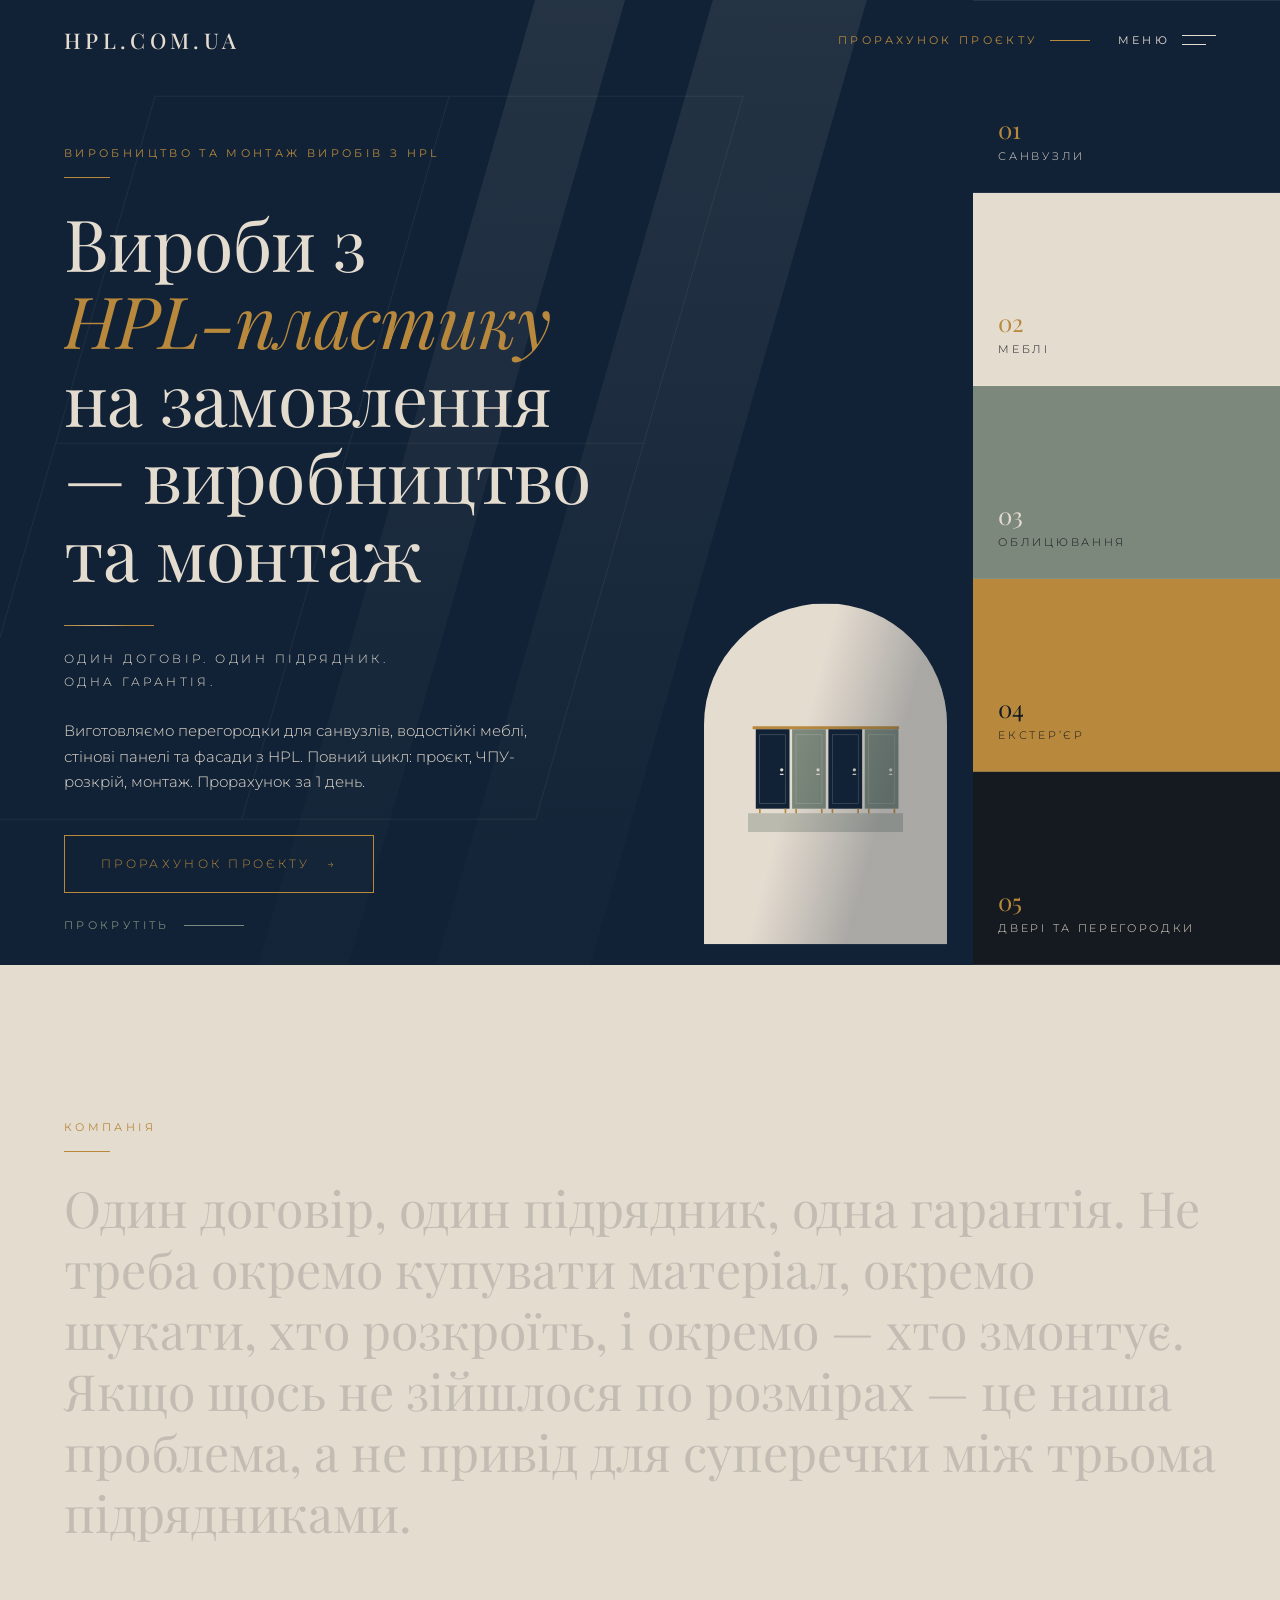
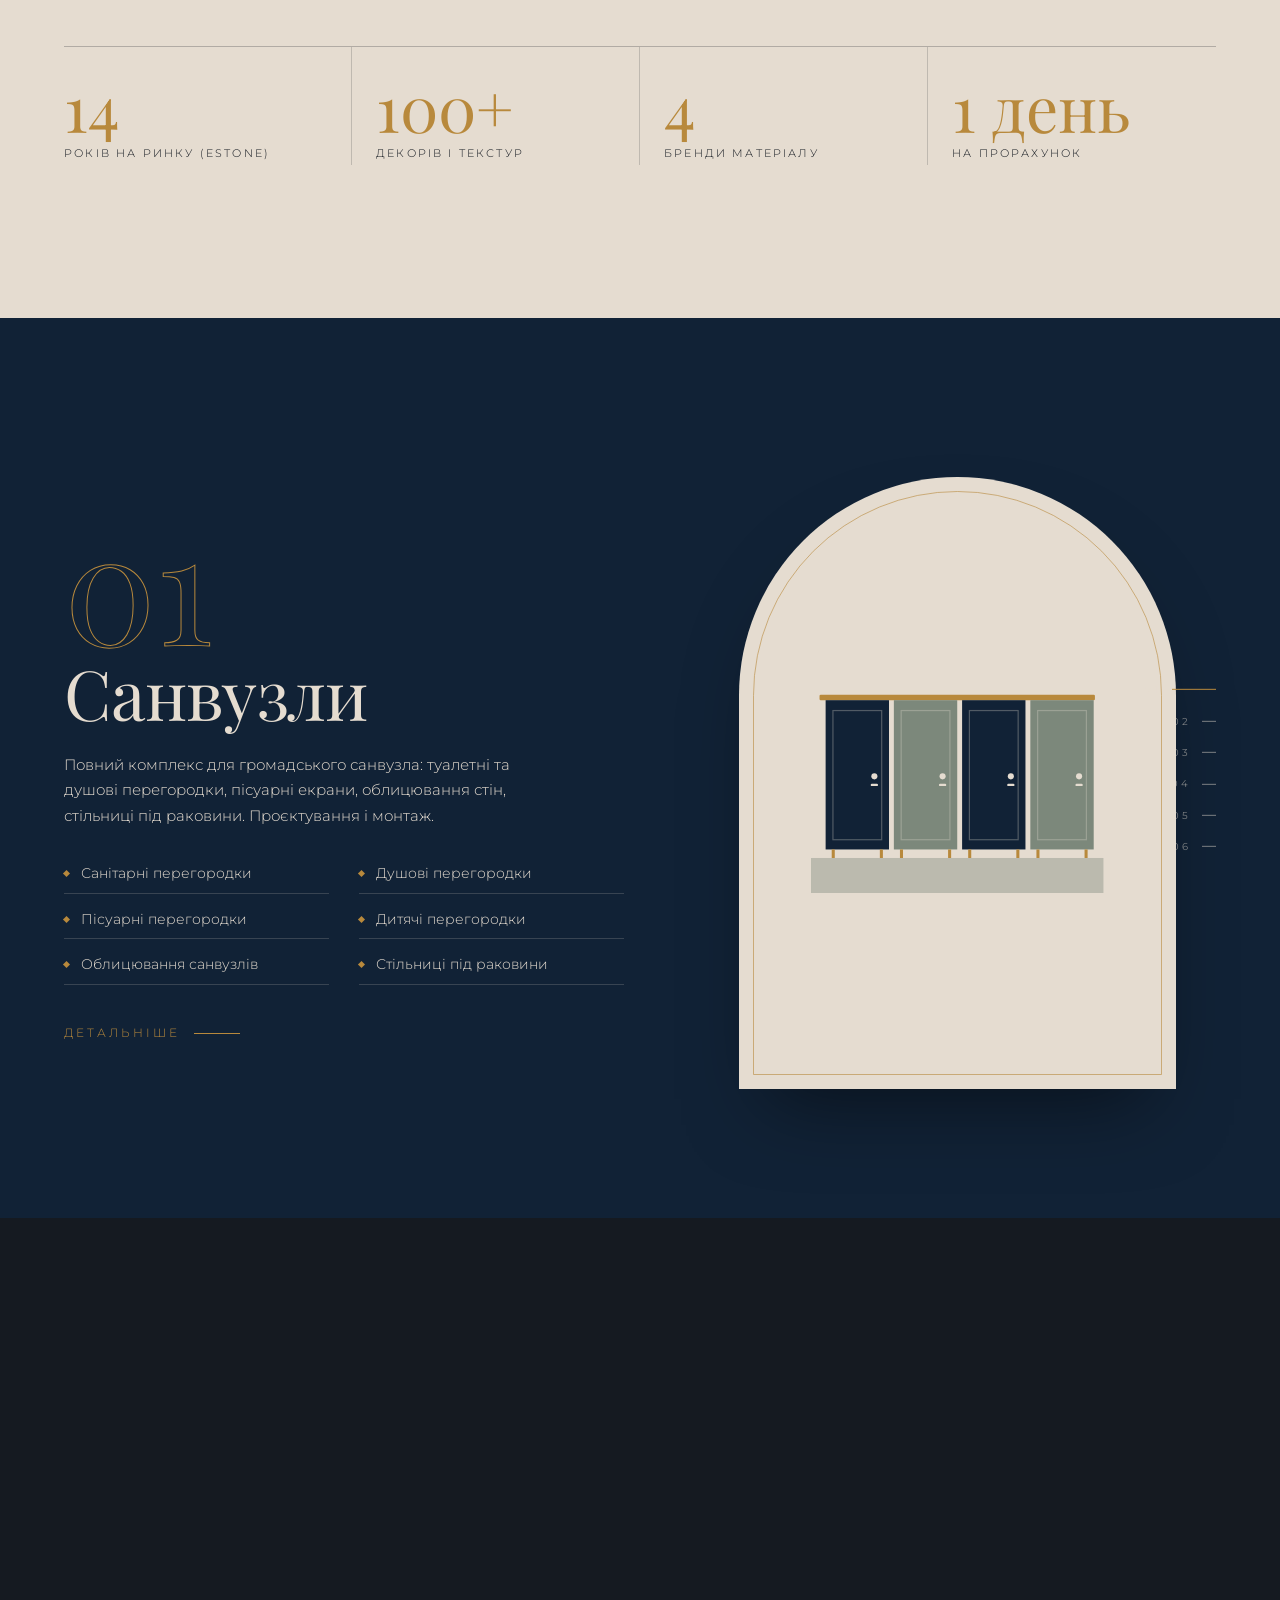
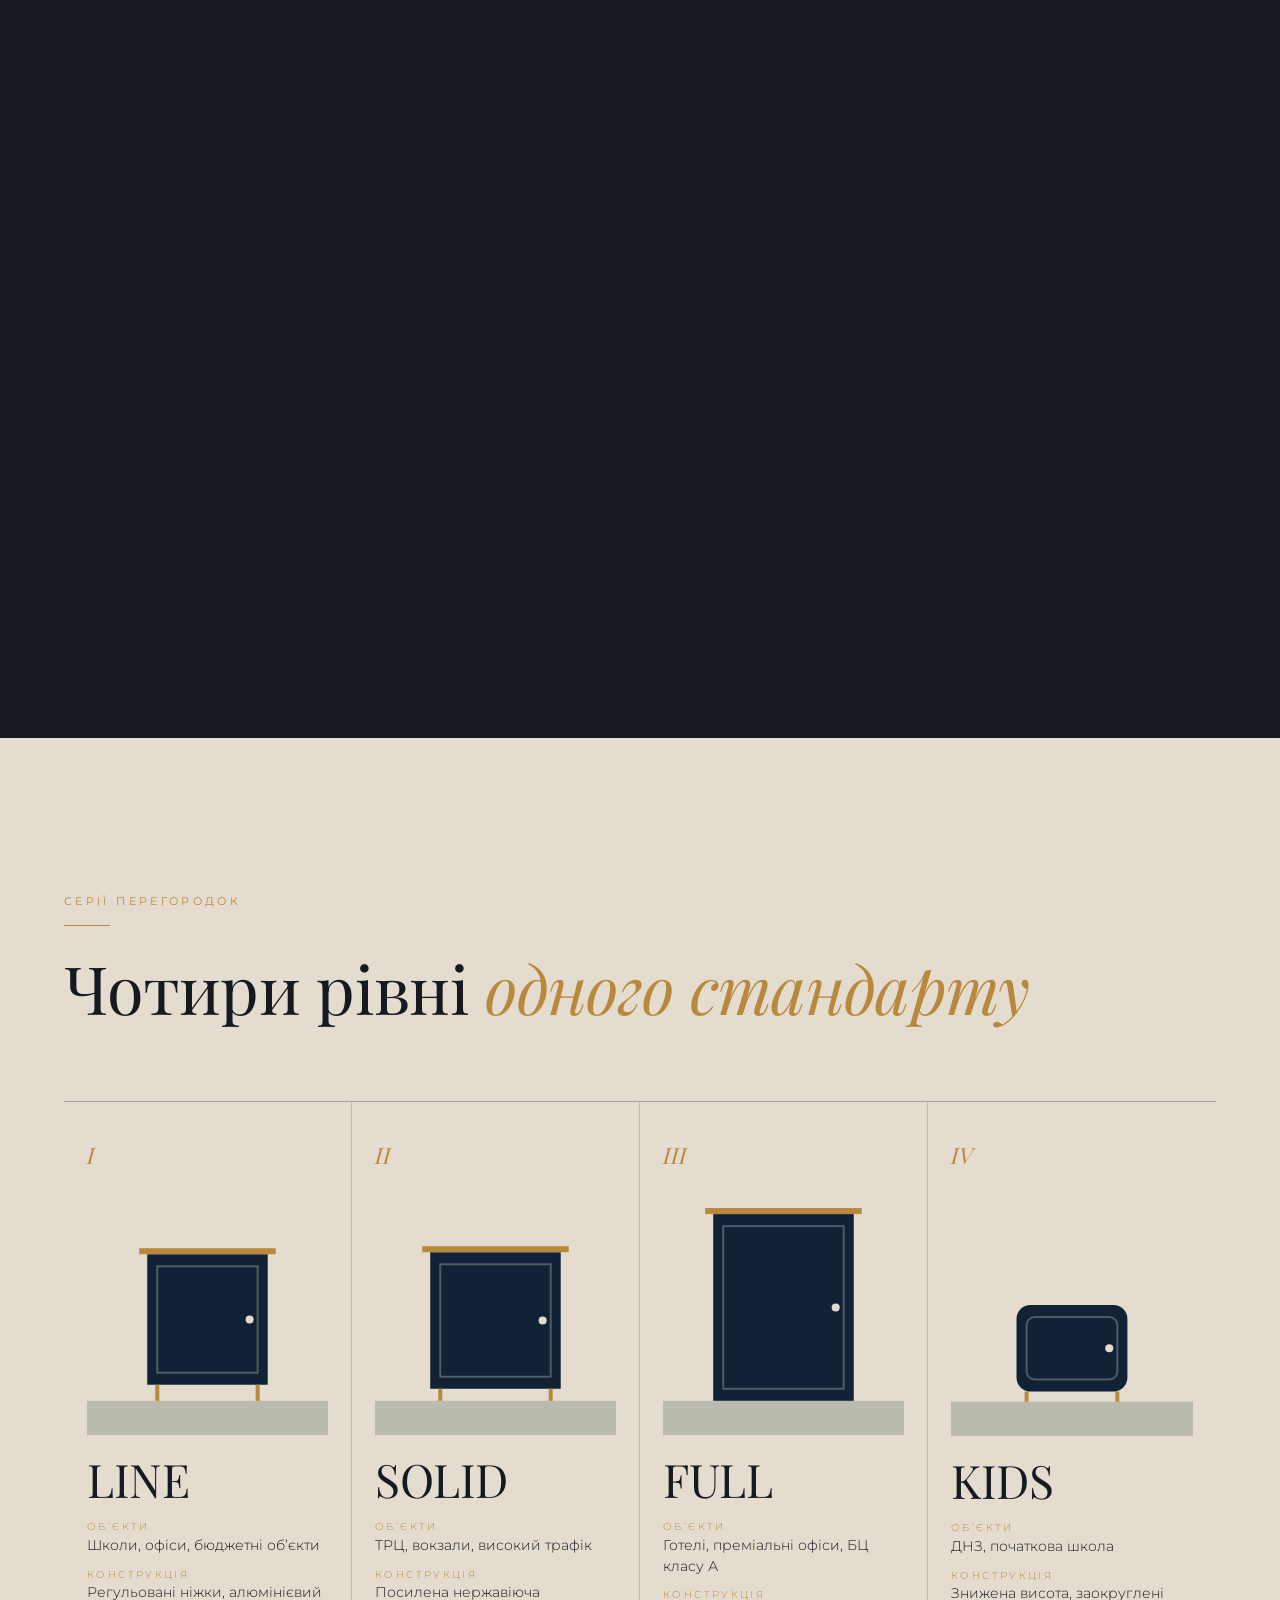
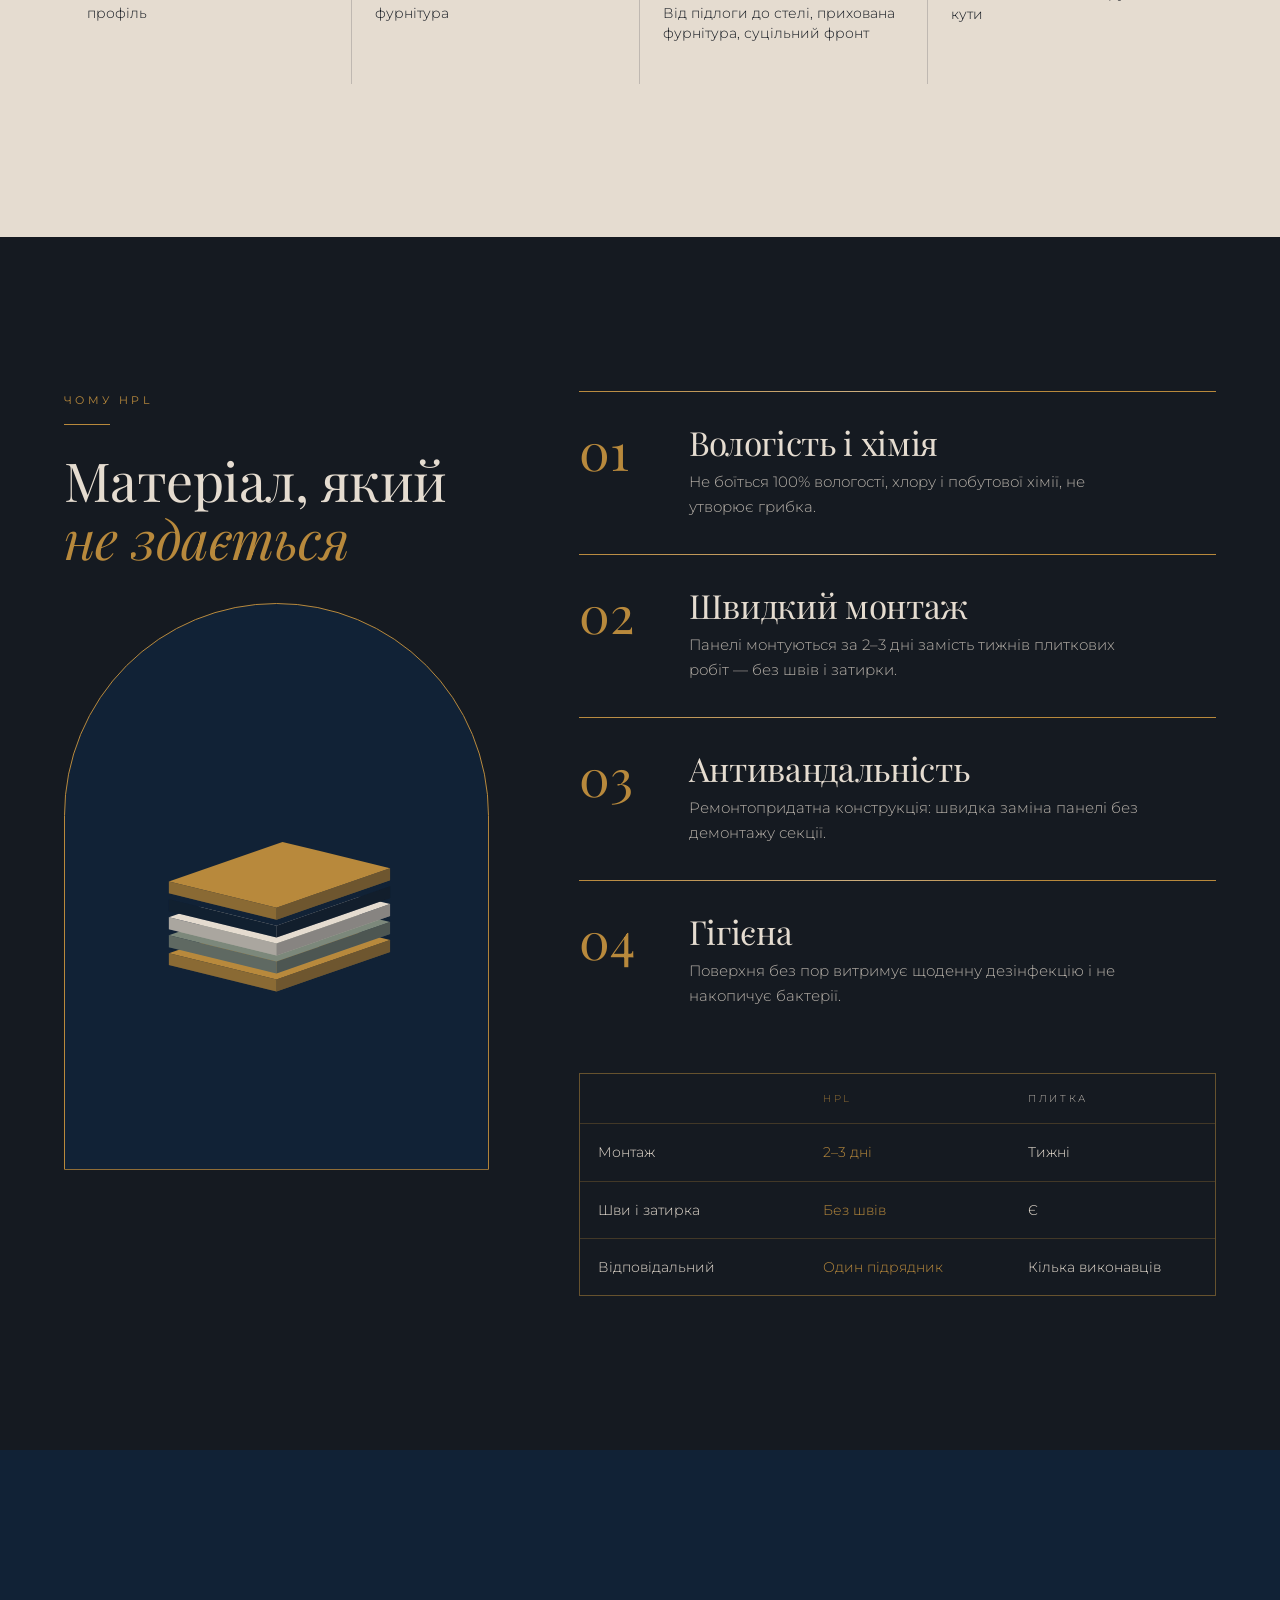
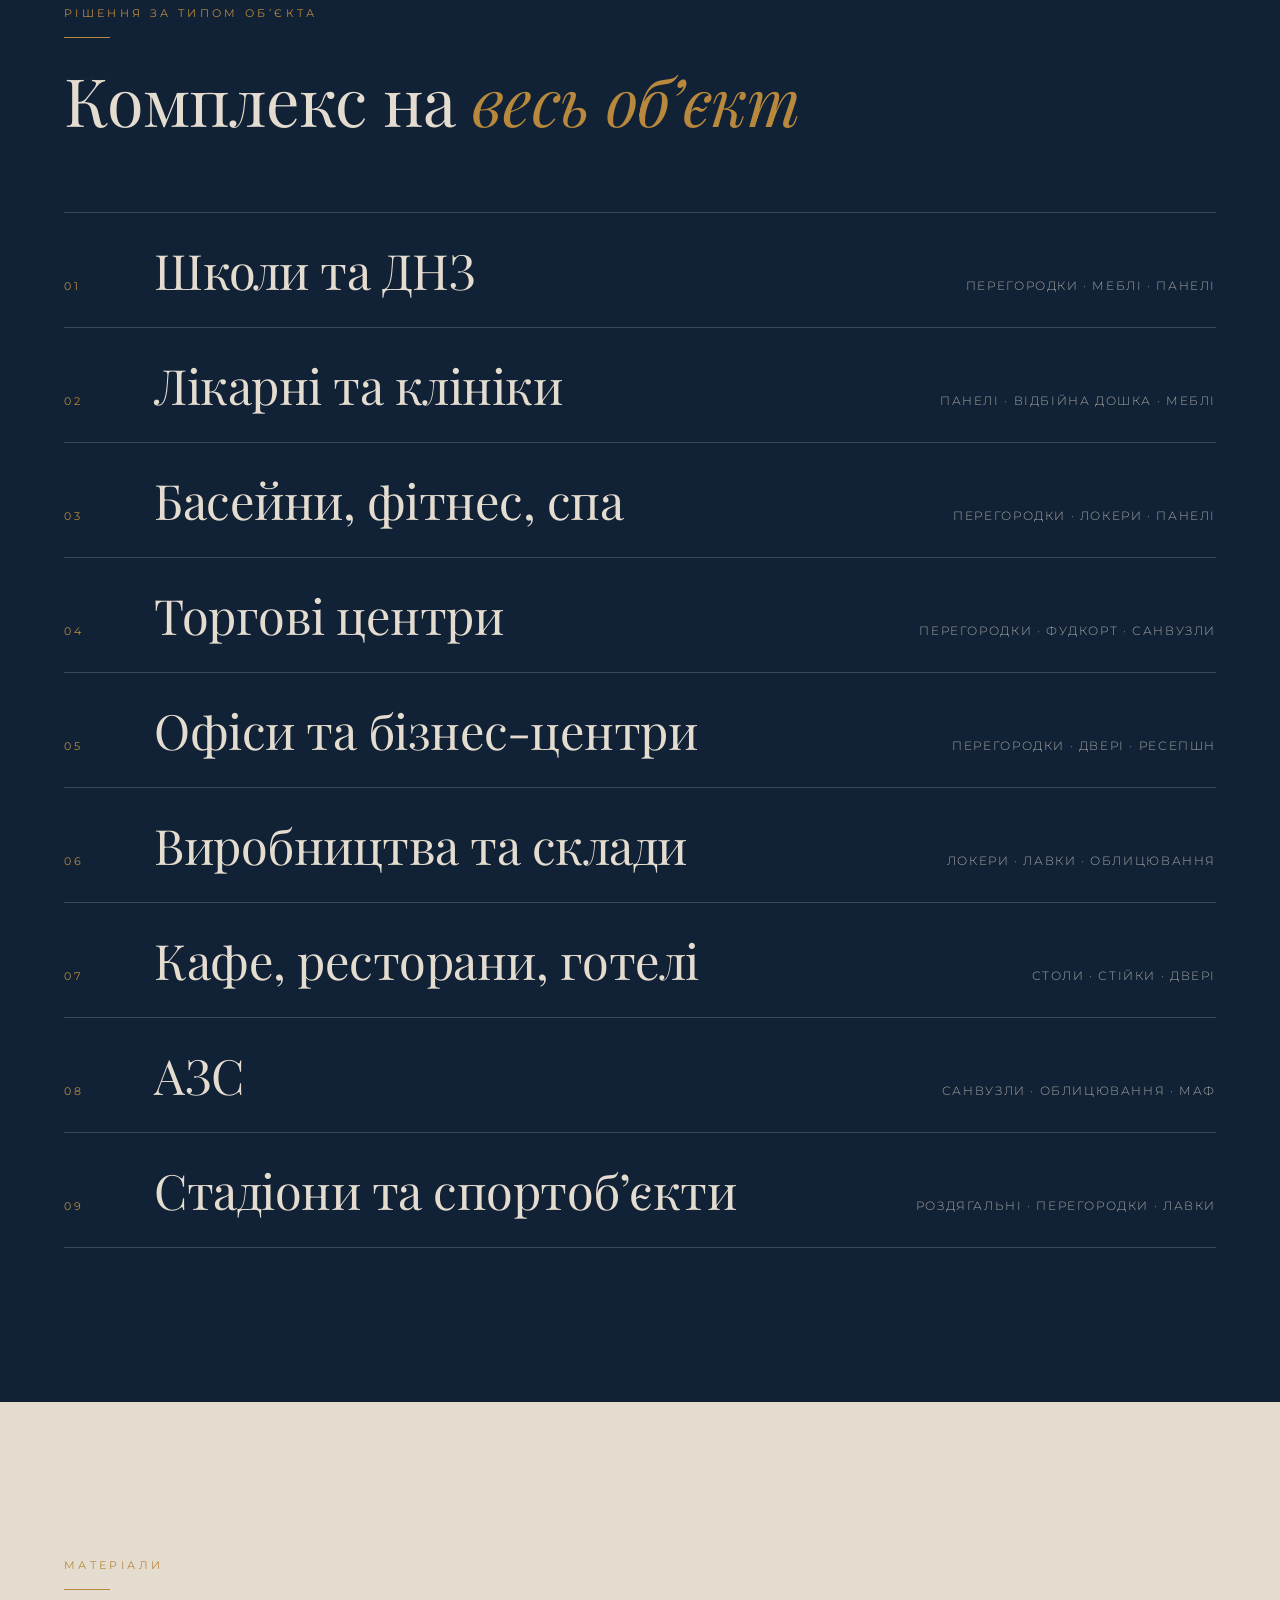
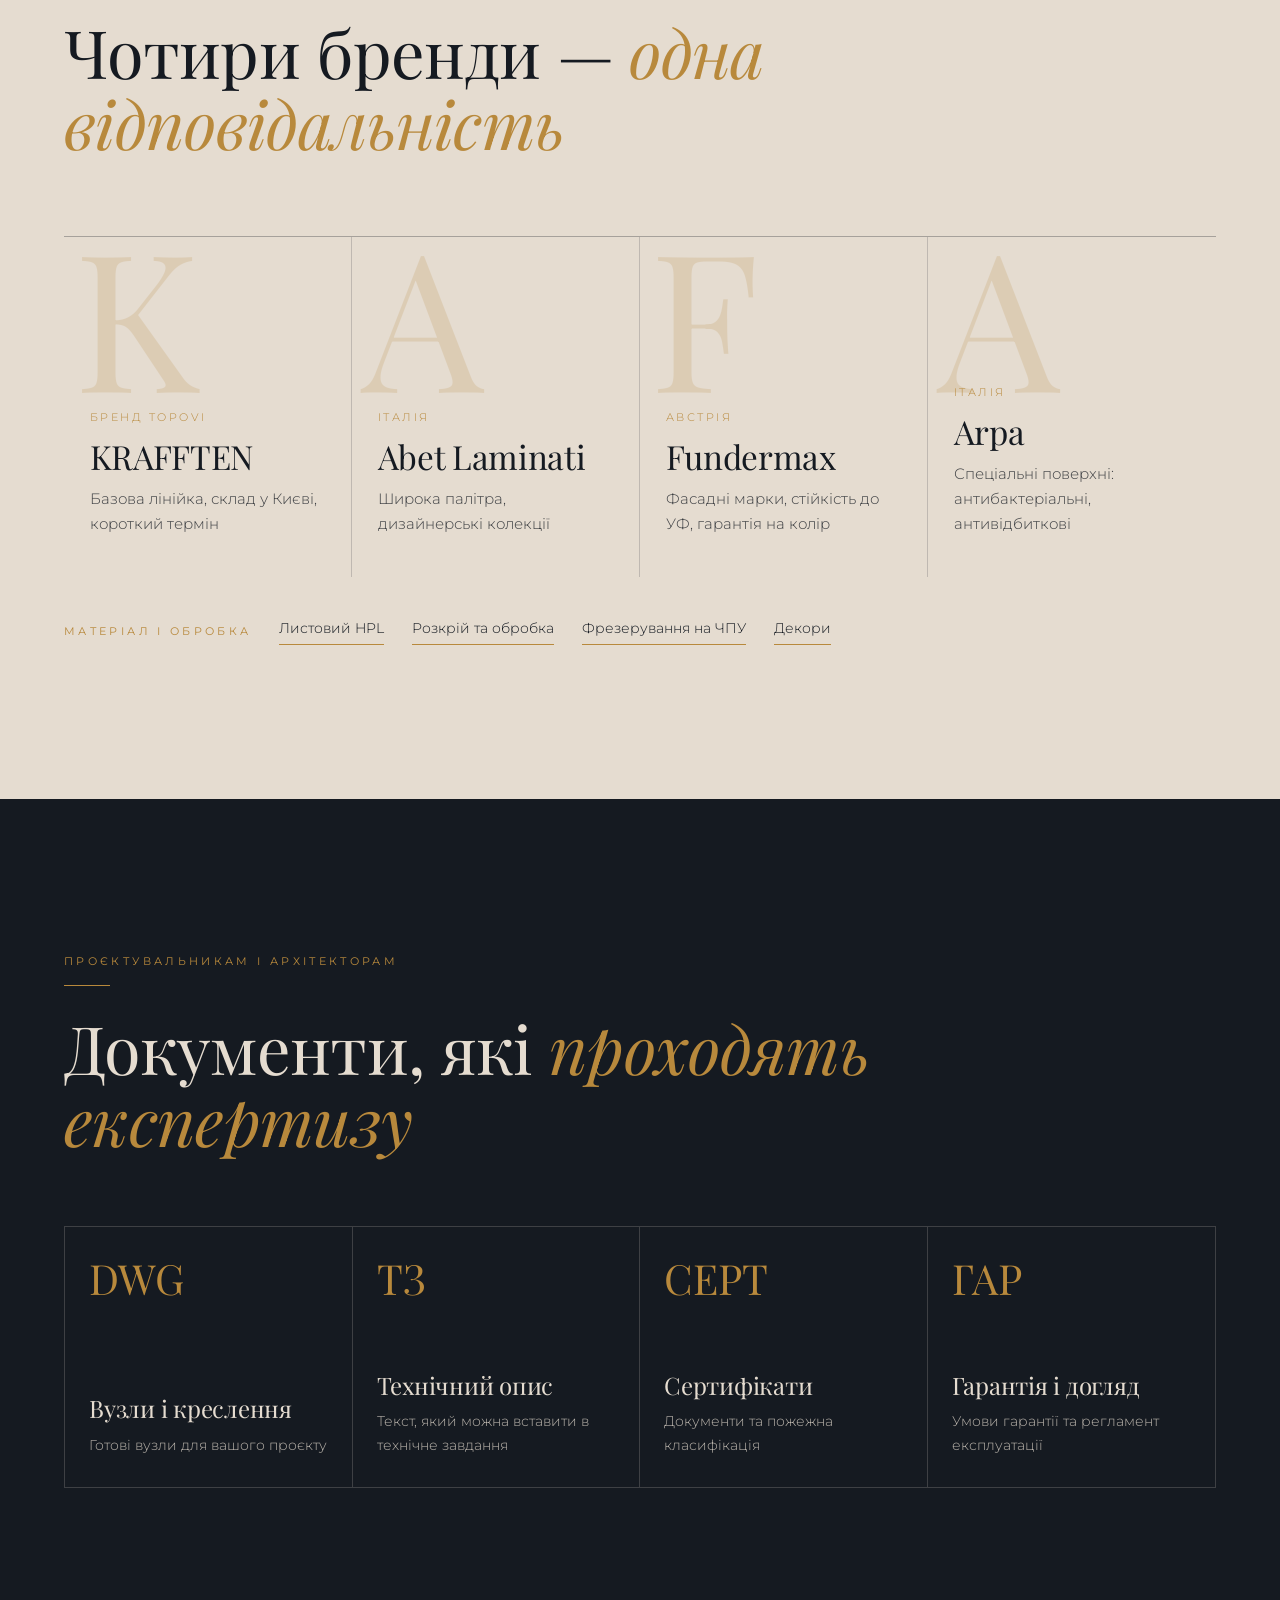
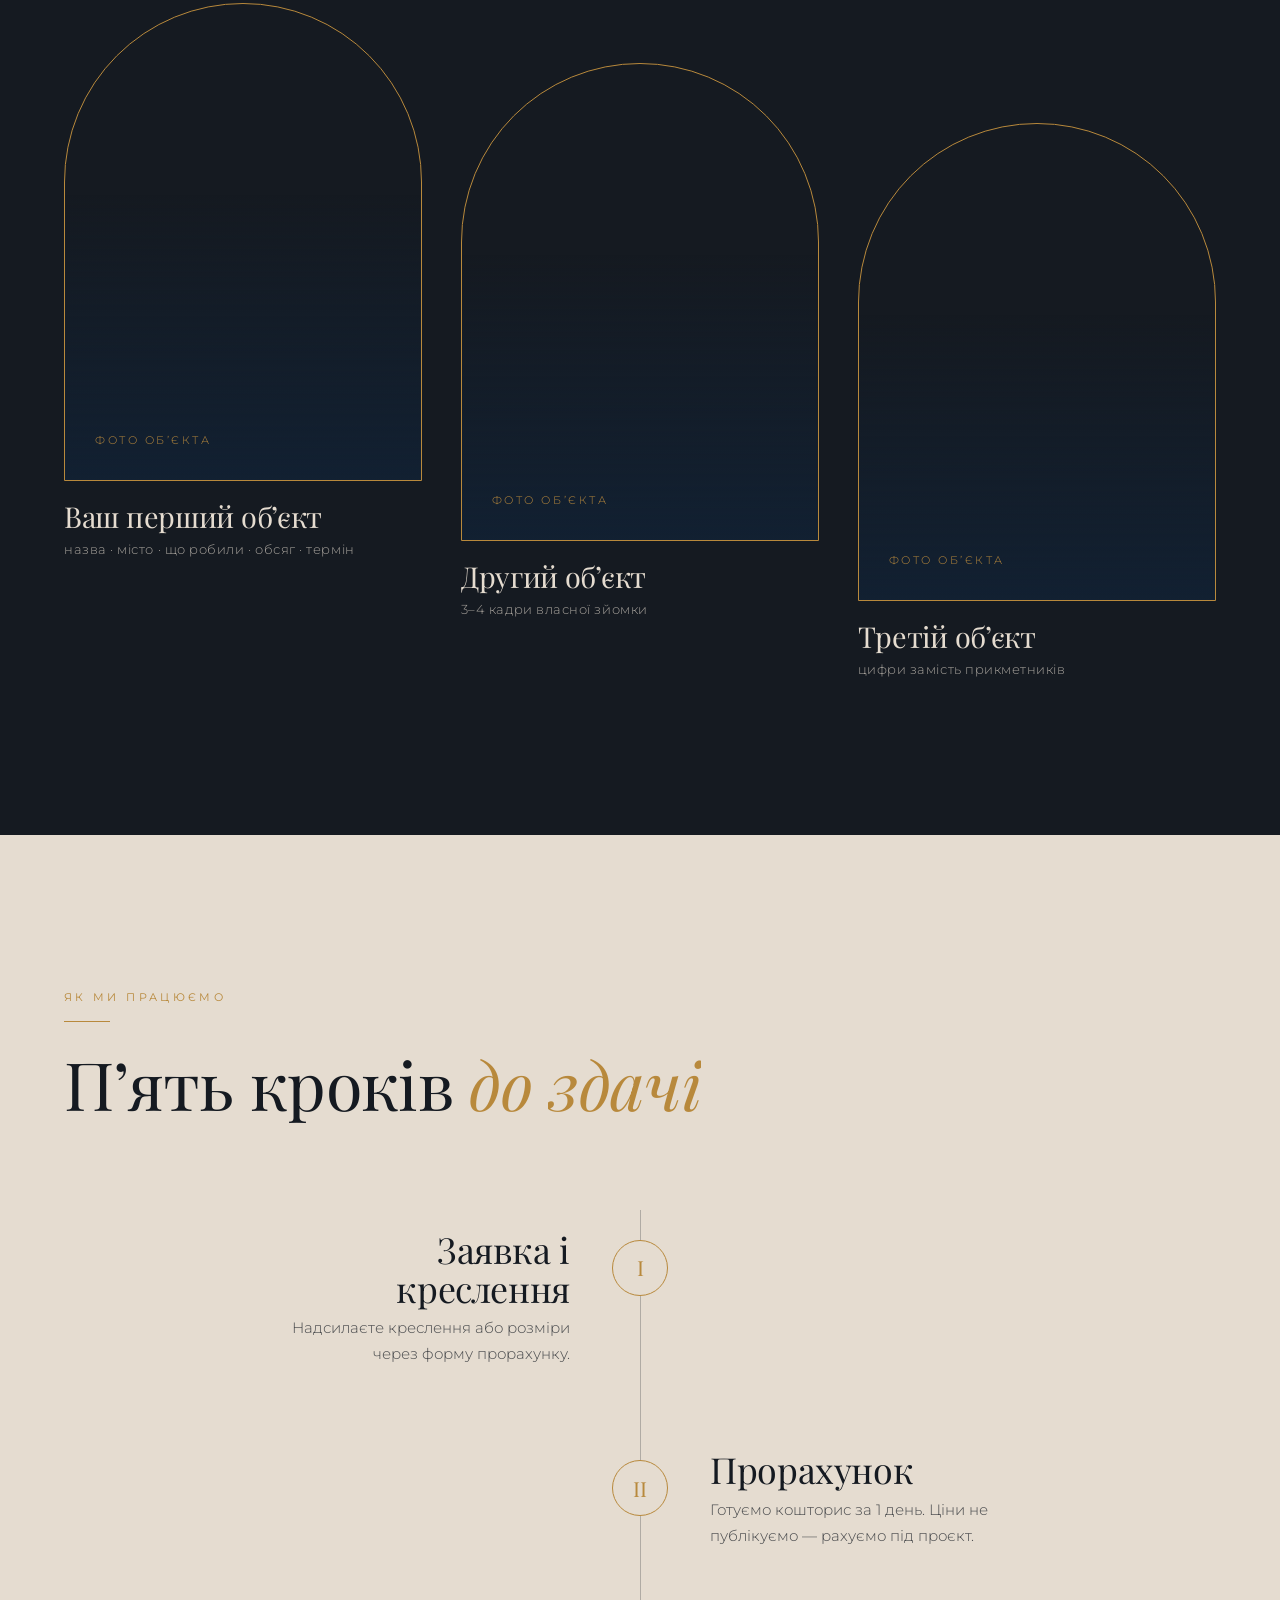
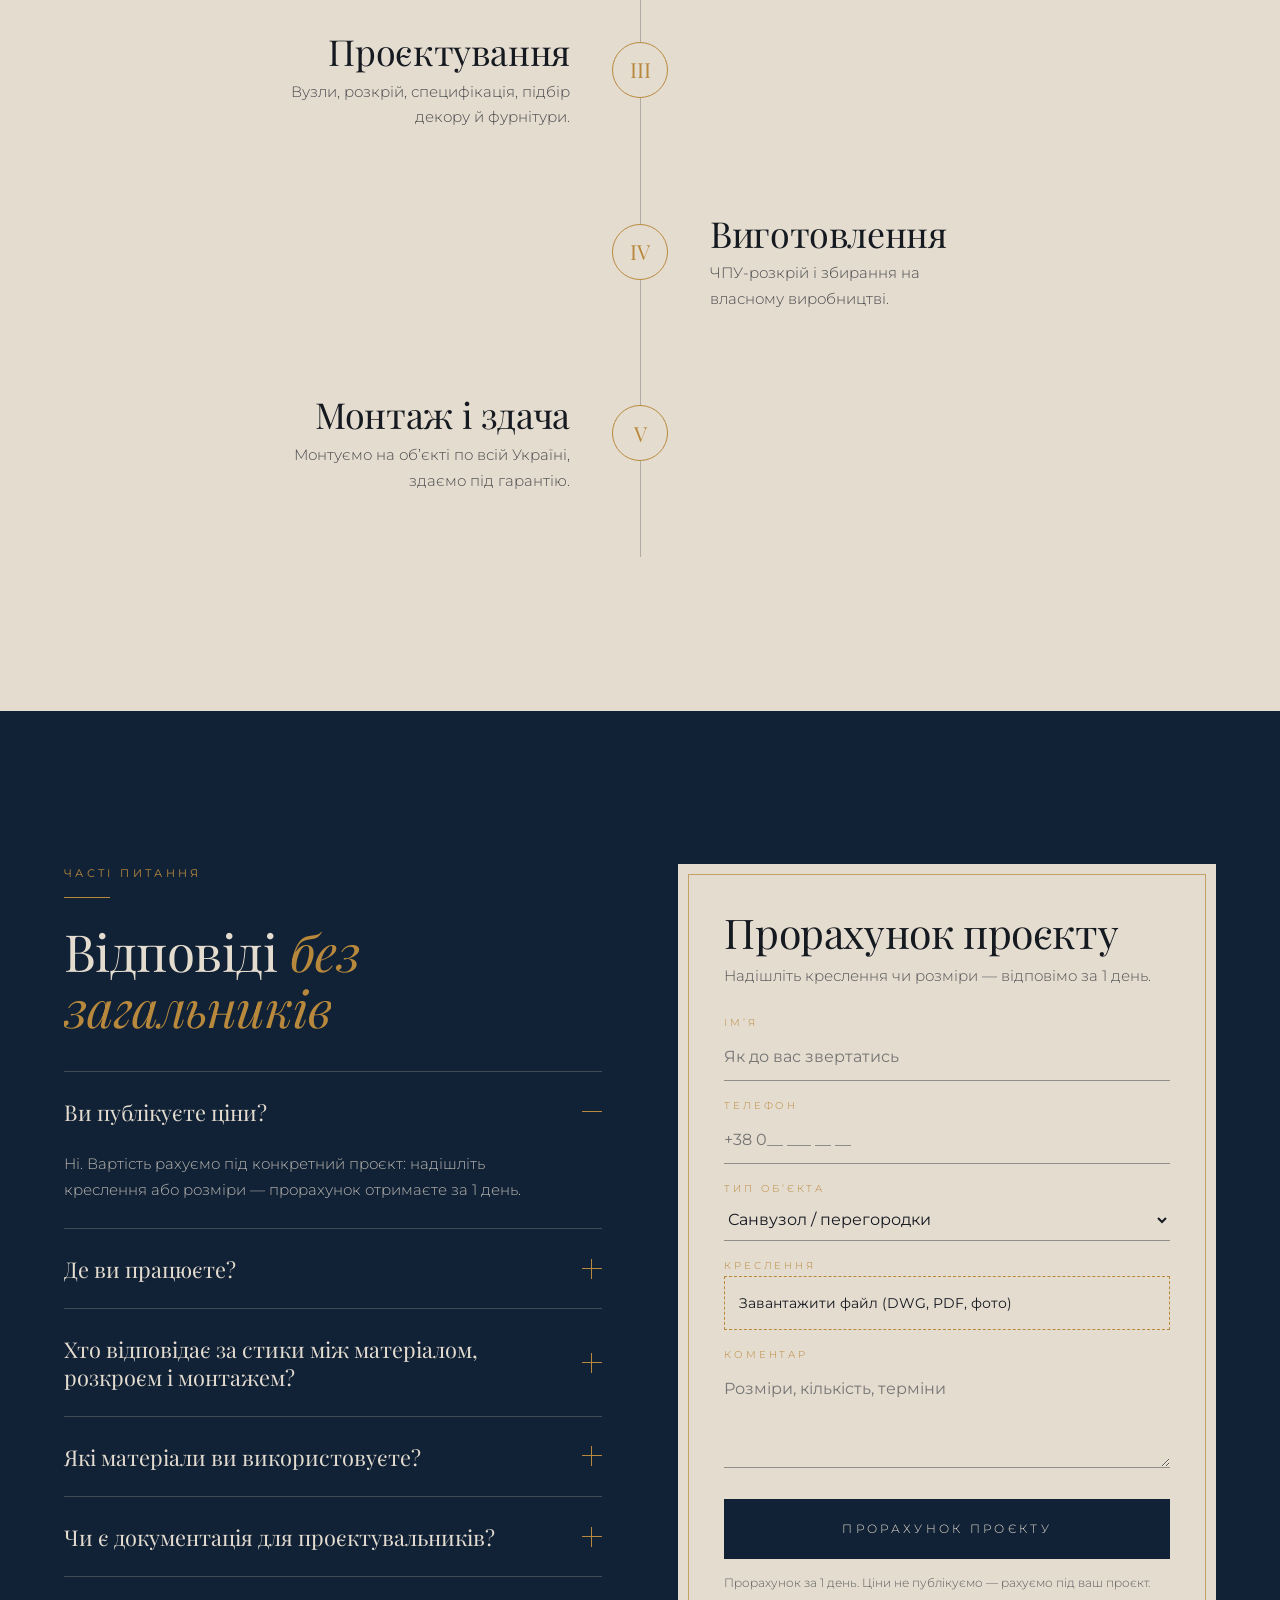
<file: v3-storm/index.html>
<!doctype html>
<html lang="uk">
<head>
<meta charset="utf-8">
<meta name="viewport" content="width=device-width,initial-scale=1">
<title>HPL.COM.UA — Варіант 3 · Storm Heritage</title>
<meta name="description" content="Вироби з HPL пластику — виробництво, розкрій, монтаж. Перегородки для санвузлів, водостійкі меблі, стінові панелі та фасади. Прорахунок за 1 день.">
<link rel="preconnect" href="https://fonts.googleapis.com"><link rel="preconnect" href="https://fonts.gstatic.com" crossorigin>
<link href="https://fonts.googleapis.com/css2?family=Playfair+Display:ital,wght@0,400;0,500;0,600;1,400;1,500&family=Montserrat:wght@300;400;500;600&display=swap" rel="stylesheet">
<link rel="stylesheet" href="../common/base.css">
<style>
:root{
  --storm:#112236;--ivory:#E5DCD0;--sage:#7C887B;--gold:#B8893C;--ink:#151A21;
  --gold-g:linear-gradient(110deg,var(--gold) 0%,color-mix(in srgb,var(--gold) 55%,var(--ivory)) 45%,var(--gold) 70%);
  --serif:"Playfair Display",Georgia,serif;--sans:"Montserrat",system-ui,sans-serif;
  --pad:clamp(20px,5vw,96px);
}
body{font-family:var(--sans);font-weight:300;background:var(--ink);color:var(--ivory);font-size:clamp(15px,.98vw,17px);line-height:1.7}
h1,h2,h3,h4{font-family:var(--serif);font-weight:400;line-height:1.08;letter-spacing:-.01em}
em{font-style:italic;color:var(--gold)}
.caps{font-size:.7rem;letter-spacing:.3em;text-transform:uppercase;font-weight:400}
.eyebrow{color:var(--gold);display:flex;flex-direction:column;gap:14px;margin-bottom:26px}
.eyebrow::after{content:"";width:46px;height:1px;background:var(--gold)}
.gline{height:1px;background:var(--gold-g);width:100%;transform-origin:left}
.js .gline{transform:scaleX(0);transition:transform 1.6s var(--ease)}.js .gline.in{transform:none}
.sec{padding:clamp(80px,12vw,180px) var(--pad);position:relative}
.sec-in{max-width:1500px;margin:0 auto}
.h2{font-size:clamp(2.4rem,5.2vw,5rem)}
.light{background:var(--ivory);color:var(--ink)}.light em{color:var(--gold)}
.storm{background:var(--storm)}.sage{background:var(--sage);color:var(--ink)}

/* cursor */
.cur{position:fixed;left:0;top:0;z-index:100;width:34px;height:34px;margin:-17px 0 0 -17px;border:1px solid var(--gold);border-radius:50%;pointer-events:none;transition:width .35s var(--ease),height .35s var(--ease),margin .35s var(--ease),background .3s;opacity:0}
.cur.on{opacity:1}.cur.big{width:70px;height:70px;margin:-35px 0 0 -35px;background:rgba(184,137,60,.14)}
@media (hover:none){.cur{display:none}}

/* header */
.hdr{position:fixed;inset:0 0 auto;z-index:70;display:flex;justify-content:space-between;align-items:center;padding:22px var(--pad);transition:transform .6s var(--ease),background .5s}
.scrolled .hdr{background:color-mix(in srgb,var(--ink) 88%,transparent);backdrop-filter:blur(12px);padding-block:14px}
.hdr-hide .hdr{transform:translateY(-100%)}
.logo{font-family:var(--serif);font-size:1.35rem;letter-spacing:.2em;font-weight:500}
.hdr-r{display:flex;gap:28px;align-items:center}
.cta-link{display:flex;gap:12px;align-items:center;color:var(--gold)}
.cta-link::after{content:"";width:40px;height:1px;background:currentColor;transition:width .5s var(--ease)}.cta-link:hover::after{width:70px}
.menu-btn{display:flex;gap:12px;align-items:center}
.menu-btn i{width:34px;height:10px;position:relative;display:block}.menu-btn i::before,.menu-btn i::after{content:"";position:absolute;left:0;right:0;height:1px;background:currentColor;transition:transform .5s var(--ease)}
.menu-btn i::before{top:0}.menu-btn i::after{bottom:0;right:10px}
.menu-open .menu-btn i::before{transform:translateY(4.5px) rotate(20deg)}.menu-open .menu-btn i::after{transform:translateY(-4.5px) rotate(-20deg);right:0}
.ovl{position:fixed;inset:0;z-index:65;background:var(--storm);display:grid;grid-template-columns:1.3fr 1fr;padding:120px var(--pad) 50px;gap:40px;clip-path:inset(0 0 100% 0);transition:clip-path 1s var(--ease);visibility:hidden}
.menu-open .ovl{clip-path:inset(0);visibility:visible}
.ovl nav{display:flex;flex-direction:column;justify-content:center}
.ovl nav a{display:flex;gap:22px;align-items:baseline;font-family:var(--serif);font-size:clamp(2rem,4.4vw,4.2rem);line-height:1.25;transition:transform .5s var(--ease),color .3s;transform:translateY(40px);opacity:0}
.menu-open .ovl nav a{transform:none;opacity:1;transition:transform .9s var(--ease),opacity .9s,color .3s;transition-delay:calc(var(--i)*70ms + .3s)}
.ovl nav a span{font-family:var(--sans);font-size:.7rem;color:var(--gold);letter-spacing:.3em}
.ovl nav a:hover{transform:translateX(18px);color:var(--gold)}
.ovl aside{align-self:end;color:var(--sage)}.ovl aside p{margin-top:8px}
.ovl .big-cta{display:inline-block;margin-top:24px;color:var(--gold)}

/* hero */
.hero{position:relative;min-height:100vh;background:var(--storm);display:grid;grid-template-columns:1fr minmax(240px,19vw) minmax(280px,26vw);overflow:hidden}
.shafts{position:absolute;inset:0;pointer-events:none;z-index:0}
.shaft{position:absolute;top:-20%;height:150%;transform:skewX(-16deg);background:linear-gradient(180deg,rgba(229,220,208,.11),rgba(229,220,208,.02) 70%,transparent);animation:drift 14s ease-in-out infinite alternate}
.shaft:nth-child(1){left:6%;width:16vw}.shaft:nth-child(2){left:30%;width:7vw;animation-delay:-4s}.shaft:nth-child(3){left:44%;width:12vw;animation-delay:-8s}
@keyframes drift{from{opacity:.55;margin-left:-20px}to{opacity:1;margin-left:30px}}
.pane{position:absolute;left:4%;top:10%;width:46%;height:75%;border:1px solid rgba(229,220,208,.07);transform:skewX(-16deg);pointer-events:none}
.pane::before{content:"";position:absolute;left:50%;top:0;bottom:0;width:1px;background:rgba(229,220,208,.07)}.pane::after{content:"";position:absolute;top:48%;left:0;right:0;height:1px;background:rgba(229,220,208,.07)}
.hero-l{position:relative;z-index:2;padding:clamp(110px,16vh,170px) 0 clamp(40px,8vh,90px) var(--pad);display:flex;flex-direction:column;justify-content:center}
.hero h1{font-size:clamp(2.6rem,5.6vw,5.8rem);font-weight:400;max-width:13ch;margin-bottom:34px}
.hero .gline{width:90px;margin-bottom:22px}
.tag{letter-spacing:.3em;font-size:.72rem;text-transform:uppercase;color:var(--ivory);opacity:.85;margin-bottom:24px;max-width:46ch;line-height:2}
.hero .lead{max-width:48ch;opacity:.75;margin-bottom:40px}
.btn{display:inline-flex;gap:16px;align-items:center;padding:18px 36px;border:1px solid var(--gold);color:var(--gold);font-size:.74rem;letter-spacing:.28em;text-transform:uppercase;position:relative;overflow:hidden;isolation:isolate;transition:color .5s var(--ease);align-self:flex-start}
.btn::before{content:"";position:absolute;inset:0;background:var(--gold-g);transform:translateY(101%);transition:transform .55s var(--ease);z-index:-1}.btn:hover{color:var(--ink)}.btn:hover::before{transform:none}
.still{position:relative;z-index:2;display:flex;align-items:flex-end;padding:0 0 0 0}
.arch{border-radius:999px 999px 0 0;overflow:hidden;position:relative}
.still .arch{width:100%;aspect-ratio:3/4.2;max-height:78vh;background:var(--ivory);margin-bottom:0;--a1:var(--storm);--a2:var(--sage);--a3:var(--gold);--a4:var(--sage);--a5:var(--ivory);display:flex;align-items:center;padding:18%}
.still .arch::after{content:"";position:absolute;inset:0;background:linear-gradient(105deg,transparent 40%,rgba(17,34,54,.28) 70%);pointer-events:none}
.swlist{position:relative;z-index:2;display:grid;grid-template-rows:repeat(5,1fr);margin-left:clamp(10px,2vw,32px)}
.swlist a{display:flex;align-items:flex-end;gap:16px;padding:clamp(14px,2vw,26px);border-bottom:1px solid rgba(255,255,255,.08);position:relative;overflow:hidden;transition:flex .4s}
.swlist a::before{content:"";position:absolute;inset:0;transform:translateX(101%);transition:transform .7s var(--ease);background:var(--c)}
.swlist a span{position:relative;z-index:1;display:flex;flex-direction:column;gap:6px}
.swlist b{font-family:var(--serif);font-weight:400;font-size:1.5rem;color:var(--gold);line-height:1}
.swlist small{letter-spacing:.24em;font-size:.7rem;text-transform:uppercase}
.swlist a{background:var(--c);color:var(--fg);transition:padding .5s var(--ease)}
.swlist a:hover{padding-left:calc(clamp(14px,2vw,26px) + 14px)}
.swlist a:nth-child(1){--c:var(--storm);--fg:var(--ivory);border-top:1px solid rgba(255,255,255,.08)}
.swlist a:nth-child(2){--c:var(--ivory);--fg:var(--ink)}
.swlist a:nth-child(3){--c:var(--sage);--fg:var(--ink)}.swlist a:nth-child(3) b{color:var(--ivory)}
.swlist a:nth-child(4){--c:var(--gold);--fg:var(--ink)}.swlist a:nth-child(4) b{color:var(--ink)}
.swlist a:nth-child(5){--c:var(--ink);--fg:var(--ivory)}
.swlist a{opacity:1}
.js .swlist a{clip-path:inset(0 0 0 100%);transition:clip-path 1.2s var(--ease),padding .5s var(--ease);transition-delay:calc(var(--i)*.1s + .3s),0s}.js .swlist.in a{clip-path:inset(0)}
.scroll{position:absolute;left:var(--pad);bottom:30px;z-index:3;display:flex;gap:14px;align-items:center;color:var(--sage)}
.scroll::after{content:"";width:60px;height:1px;background:currentColor;transform-origin:left;animation:ln 2.4s var(--ease) infinite}
@keyframes ln{0%{transform:scaleX(0)}60%{transform:scaleX(1)}100%{transform:scaleX(1);opacity:0}}

/* заява */
.fill{font-family:var(--serif);font-size:clamp(1.8rem,3.9vw,3.8rem);line-height:1.22;max-width:24ch;max-width:none}
.fill .fw{opacity:.16;transition:opacity .25s}
.stats{display:grid;grid-template-columns:repeat(4,1fr);margin-top:clamp(50px,8vw,110px);border-top:1px solid color-mix(in srgb,var(--ink) 25%,transparent)}
.stats div{padding:28px 20px 0 0;border-right:1px solid color-mix(in srgb,var(--ink) 18%,transparent)}.stats div:last-child{border:0}.stats div+div{padding-left:24px}
.stats b{font-family:var(--serif);font-weight:400;font-size:clamp(2.8rem,5vw,5rem);line-height:1;display:block;color:var(--gold)}
.stats span{letter-spacing:.2em;font-size:.68rem;text-transform:uppercase}

/* stage */
.stage{position:relative}
.stage-pin{position:sticky;top:0;height:100vh;overflow:hidden;background:var(--bg);color:var(--fg);transition:background .9s var(--ease),color .9s var(--ease)}
.slide{position:absolute;inset:0;display:grid;grid-template-columns:1.05fr .95fr;gap:clamp(30px,5vw,90px);align-items:center;padding:110px var(--pad) 80px;opacity:0;visibility:hidden;transition:opacity .8s,visibility .8s}
.slide.on{opacity:1;visibility:visible}
.slide .num{font-family:var(--serif);font-size:clamp(5rem,12vw,11rem);line-height:.8;color:transparent;-webkit-text-stroke:1px var(--acc);opacity:.7;display:block;margin-bottom:10px;transform:translateY(30px);transition:transform 1.2s var(--ease)}
.slide.on .num{transform:none}
.slide h2{font-size:clamp(2.4rem,5.4vw,5.4rem);margin-bottom:22px}
.slide .lead{max-width:48ch;opacity:.85;margin-bottom:26px}
.slide ul{display:grid;grid-template-columns:1fr 1fr;gap:6px 30px;max-width:560px;margin-bottom:34px}
.slide li{font-size:.9rem;display:flex;gap:12px;align-items:center;padding:7px 0;border-bottom:1px solid color-mix(in srgb,var(--fg) 18%,transparent)}.slide li::before{content:"";width:5px;height:5px;background:var(--acc);transform:rotate(45deg);flex:none}
.slide .txt>*{opacity:0;transform:translateY(34px);transition:opacity .9s,transform 1.1s var(--ease)}
.slide.on .txt>*{opacity:1;transform:none}
.slide.on .txt>*:nth-child(2){transition-delay:.1s}.slide.on .txt>*:nth-child(3){transition-delay:.2s}.slide.on .txt>*:nth-child(4){transition-delay:.3s}.slide.on .txt>*:nth-child(5){transition-delay:.4s}.slide.on .txt>*:nth-child(6){transition-delay:.5s}
.slide .arch{height:min(68vh,640px);justify-self:center;aspect-ratio:3/4.2;background:var(--archbg);display:flex;align-items:center;padding:14%;transform:translateY(60px) scale(.96);transition:transform 1.3s var(--ease);box-shadow:0 40px 80px -30px rgba(0,0,0,.5)}
.slide.on .arch{transform:none}
.slide .arch::before{content:"";position:absolute;inset:14px;border-radius:999px 999px 0 0;border:1px solid var(--acc);opacity:.6;pointer-events:none}
.slide a.more{display:inline-flex;gap:14px;align-items:center;color:var(--acc);letter-spacing:.26em;font-size:.72rem;text-transform:uppercase}.slide a.more::after{content:"";width:46px;height:1px;background:currentColor;transition:width .5s var(--ease)}.slide a.more:hover::after{width:80px}
.stage-ui{position:absolute;right:var(--pad);top:50%;translate:0 -50%;display:flex;flex-direction:column;gap:14px;z-index:5;align-items:flex-end}
.stage-ui button{display:flex;gap:12px;align-items:center;font-size:.64rem;letter-spacing:.24em;opacity:.5;transition:opacity .3s}.stage-ui button i{display:block;width:14px;height:1px;background:currentColor;transition:width .5s var(--ease)}
.stage-ui button.on{opacity:1}.stage-ui button.on i{width:44px;background:var(--acc)}
.stage-prog{position:absolute;left:0;bottom:0;height:2px;background:var(--acc);width:calc(var(--sp)*100%);z-index:5}

/* серії */
.cols4{display:grid;grid-template-columns:repeat(4,1fr);border-top:1px solid color-mix(in srgb,var(--ink) 30%,transparent);margin-top:clamp(40px,6vw,80px)}
.scol{padding:34px clamp(14px,1.8vw,28px) 40px;border-right:1px solid color-mix(in srgb,var(--ink) 18%,transparent);display:flex;flex-direction:column;gap:14px;position:relative;transition:background .6s var(--ease),color .6s}
.scol:last-child{border-right:0}
.scol:hover{background:var(--storm);color:var(--ivory)}
.scol .rn{font-family:var(--serif);font-style:italic;color:var(--gold);font-size:1.4rem}
.scol .art{--a1:var(--storm);--a2:var(--sage);--a3:var(--gold);--a4:var(--sage);--a5:var(--ivory);transition:transform .9s var(--ease),filter .6s;margin:6px 0}
.scol:hover .art{--a1:var(--ivory);--a2:var(--sage);--a3:var(--gold);--a4:var(--gold);--a5:var(--storm);transform:translateY(-10px)}
.scol h3{font-size:clamp(2.4rem,3.6vw,3.6rem)}
.scol dl{display:grid;gap:10px;font-size:.88rem}.scol dt{letter-spacing:.24em;font-size:.62rem;text-transform:uppercase;color:var(--gold)}.scol dd{line-height:1.45}

/* чому HPL */
.why{display:grid;grid-template-columns:.8fr 1.2fr;gap:clamp(30px,7vw,120px)}
.why-l{position:sticky;top:110px;align-self:start}
.why-l .arch{aspect-ratio:3/4;background:var(--storm);border:1px solid var(--gold);padding:16%;display:flex;align-items:center;margin-top:36px;--a1:var(--gold);--a2:var(--sage);--a3:var(--ivory);--a4:var(--storm);--a5:var(--ink)}
.arg{display:grid;grid-template-columns:90px 1fr;gap:20px;padding:34px 0;position:relative}
.arg .gline{position:absolute;top:0;left:0}
.arg b{font-family:var(--serif);font-size:3.2rem;font-weight:400;color:var(--gold);line-height:1}
.arg h3{font-size:clamp(1.7rem,2.6vw,2.4rem);margin-bottom:8px}.arg p{opacity:.78;max-width:46ch}
.tbl{margin-top:30px;border:1px solid color-mix(in srgb,var(--gold) 50%,transparent)}
.tbl div{display:grid;grid-template-columns:1.1fr 1fr 1fr}.tbl div+div{border-top:1px solid color-mix(in srgb,var(--gold) 28%,transparent)}
.tbl span{padding:16px 18px;font-size:.9rem}.tbl span:nth-child(2){color:var(--gold)}
.tbl .th span{font-size:.64rem;letter-spacing:.26em;text-transform:uppercase;opacity:.8}

/* рішення — редакційний список */
.rows{margin-top:clamp(40px,6vw,80px);border-top:1px solid rgba(229,220,208,.2)}
.row{display:grid;grid-template-columns:70px 1fr auto;gap:20px;align-items:baseline;padding:clamp(18px,2.4vw,34px) 0;border-bottom:1px solid rgba(229,220,208,.2);transition:opacity .4s,padding .6s var(--ease),color .4s}
.rows:hover .row{opacity:.35}.rows .row:hover{opacity:1;padding-left:26px;color:var(--gold)}
.row b{font-size:.7rem;letter-spacing:.3em;color:var(--gold);font-weight:400}
.row h3{font-size:clamp(1.8rem,3.8vw,3.8rem)}
.row span{letter-spacing:.14em;font-size:.72rem;text-transform:uppercase;opacity:.7;text-align:right}
.prev{position:fixed;left:0;top:0;z-index:40;width:210px;height:280px;pointer-events:none;opacity:0;transition:opacity .4s;border-radius:999px 999px 0 0;overflow:hidden;background:var(--ivory);padding:26px 22px;display:flex;align-items:center;--a1:var(--storm);--a2:var(--sage);--a3:var(--gold);--a4:var(--sage);--a5:var(--ivory)}
.prev.on{opacity:1}

/* матеріали */
.brands{display:grid;grid-template-columns:repeat(4,1fr);gap:0;margin-top:clamp(40px,6vw,80px);border-top:1px solid color-mix(in srgb,var(--ink) 30%,transparent)}
.brand{padding:30px clamp(14px,2vw,30px) 40px;border-right:1px solid color-mix(in srgb,var(--ink) 18%,transparent);position:relative;overflow:hidden;min-height:340px;display:flex;flex-direction:column;justify-content:flex-end;gap:12px}
.brand:last-child{border-right:0}
.brand .ghost{position:absolute;top:-6%;left:10px;font-family:var(--serif);font-size:clamp(9rem,15vw,15rem);line-height:1;color:var(--gold);opacity:.18;transition:transform 1s var(--ease),opacity .6s}
.brand:hover .ghost{transform:translateY(20px) scale(1.05);opacity:.36}
.brand h3{font-size:clamp(1.8rem,2.6vw,2.6rem);position:relative}.brand small{letter-spacing:.24em;font-size:.66rem;text-transform:uppercase;color:var(--gold);position:relative}.brand p{position:relative;font-size:.92rem;opacity:.8}
.mat{margin-top:40px;display:flex;gap:16px 28px;flex-wrap:wrap;align-items:center}.mat a{border-bottom:1px solid var(--gold);padding-bottom:4px;font-size:.85rem;transition:color .3s}.mat a:hover{color:var(--gold)}

/* документація / об'єкти */
.docs{display:grid;grid-template-columns:repeat(4,1fr);gap:0;margin-top:clamp(40px,6vw,70px);border:1px solid rgba(229,220,208,.2)}
.doc{padding:30px 24px;border-right:1px solid rgba(229,220,208,.2);display:flex;flex-direction:column;gap:12px;min-height:260px;transition:background .5s,color .5s}.doc:last-child{border:0}
.doc:hover{background:var(--gold);color:var(--ink)}.doc:hover b{color:var(--ink)}
.doc b{font-family:var(--serif);font-weight:400;font-size:2.6rem;color:var(--gold);line-height:1}.doc h4{margin-top:auto;font-size:1.5rem}.doc p{font-size:.86rem;opacity:.8}
.objs{display:grid;grid-template-columns:repeat(3,1fr);gap:clamp(18px,3vw,50px);margin-top:clamp(60px,9vw,130px)}
.obj .arch{aspect-ratio:3/4;border:1px solid var(--gold);display:flex;align-items:flex-end;padding:30px;background:linear-gradient(180deg,transparent 40%,color-mix(in srgb,var(--storm) 80%,var(--ink)));transition:transform 1s var(--ease)}
.obj:hover .arch{transform:translateY(-12px)}
.obj .arch span{letter-spacing:.24em;text-transform:uppercase;font-size:.66rem;color:var(--gold)}
.obj:nth-child(2){margin-top:60px}.obj:nth-child(3){margin-top:120px}
.obj h4{font-size:1.8rem;margin:20px 0 6px}.obj p{font-size:.84rem;opacity:.7;letter-spacing:.04em}

/* процес */
.tl{position:relative;margin-top:clamp(50px,7vw,100px)}
.tl::before,.tl::after{content:"";position:absolute;left:50%;top:0;bottom:0;width:1px;background:color-mix(in srgb,var(--ink) 25%,transparent)}
.tl::after{background:var(--gold);transform-origin:top;transform:scaleY(clamp(0,calc((var(--vp) - .28)*2.1),1))}
.st{display:grid;grid-template-columns:1fr 1fr;position:relative;padding:20px 0 clamp(30px,5vw,70px)}
.st .dot{position:absolute;left:50%;top:30px;translate:-50% 0;width:56px;height:56px;border-radius:50%;background:var(--ivory);border:1px solid var(--gold);display:grid;place-items:center;font-family:var(--serif);font-size:1.3rem;color:var(--gold);z-index:2}
.st .c{max-width:420px;padding:0 70px}.st:nth-child(odd) .c{grid-column:1;justify-self:end;text-align:right}.st:nth-child(even) .c{grid-column:2}
.st h3{font-size:clamp(1.8rem,2.8vw,2.8rem);margin-bottom:8px}.st p{opacity:.75}

/* FAQ + форма */
.cta{display:grid;grid-template-columns:1fr 1fr;gap:clamp(30px,6vw,110px);align-items:start}
.acc-item{border-bottom:1px solid rgba(229,220,208,.22)}.acc-item:first-child{border-top:1px solid rgba(229,220,208,.22)}
.acc-head{width:100%;display:flex;justify-content:space-between;align-items:center;gap:20px;text-align:left;padding:26px 0;font-family:var(--serif);font-size:clamp(1.2rem,1.7vw,1.6rem);line-height:1.25}
.plus{width:20px;height:20px;position:relative;flex:none;color:var(--gold)}.plus::before,.plus::after{content:"";position:absolute;background:currentColor;transition:transform .5s var(--ease)}.plus::before{left:0;right:0;top:9px;height:1px}.plus::after{top:0;bottom:0;left:9px;width:1px}.open .plus::after{transform:rotate(90deg) scaleX(0)}
.acc-body p{padding:0 40px 26px 0;opacity:.8;max-width:56ch}
.fcard{background:var(--ivory);color:var(--ink);padding:clamp(26px,3.6vw,56px);position:relative}
.fcard::before{content:"";position:absolute;inset:10px;border:1px solid var(--gold);pointer-events:none;opacity:.7}
.fcard h3{font-size:clamp(2rem,3.2vw,3rem);margin-bottom:8px}.fcard>p{opacity:.7;margin-bottom:26px}
.fld{display:block;margin-bottom:16px}.fld span{display:block;font-size:.62rem;letter-spacing:.28em;text-transform:uppercase;color:var(--gold);margin-bottom:2px}
.fld input,.fld select,.fld textarea{width:100%;background:transparent;border:0;border-bottom:1px solid color-mix(in srgb,var(--ink) 40%,transparent);padding:10px 0;outline:none;font-weight:400;font-size:1rem;border-radius:0;transition:border-color .3s}
.fld input:focus,.fld select:focus,.fld textarea:focus{border-color:var(--gold)}
.fld.file{position:relative}.fld.file b{display:block;padding:14px;border:1px dashed var(--gold);font-weight:400;font-size:.9rem}.fld.file input{position:absolute;inset:0;height:100%;opacity:0;cursor:pointer}
.btn-submit{width:100%;padding:20px;margin-top:8px;background:var(--storm);color:var(--ivory);letter-spacing:.28em;text-transform:uppercase;font-size:.74rem;transition:background .4s,color .4s}.btn-submit:hover{background:var(--gold);color:var(--ink)}
.note{font-size:.76rem;opacity:.65;margin-top:14px}.form-ok h4{font-size:2rem}

/* footer */
.foot{background:var(--ink);padding:clamp(70px,10vw,140px) var(--pad) 36px}
.foot-big{font-family:var(--serif);font-size:clamp(2.6rem,10vw,10.5rem);line-height:.95;letter-spacing:.02em;margin-bottom:34px;white-space:nowrap}
.foot-g{display:grid;grid-template-columns:1fr 2.4fr;gap:50px;margin-top:50px}
.fcat{display:grid;grid-template-columns:repeat(3,1fr);gap:30px}
.fcat h4{font-family:var(--sans);font-size:.66rem;letter-spacing:.28em;text-transform:uppercase;font-weight:400;color:var(--gold);margin-bottom:12px}
.fcat li{font-size:.84rem;line-height:1.95;opacity:.7}.fcat li:hover{opacity:1}
.foot-bot{margin-top:60px;padding-top:22px;border-top:1px solid rgba(229,220,208,.15);display:flex;justify-content:space-between;gap:16px;flex-wrap:wrap;font-size:.74rem;opacity:.65;letter-spacing:.06em}

@media (max-width:1100px){
  .hero{grid-template-columns:1fr;min-height:auto}
  .hero-l{padding:130px var(--pad) 40px}.still{display:none}
  .swlist{grid-template-columns:repeat(5,1fr);grid-template-rows:none;margin:0;min-height:140px}.swlist a{padding:12px;flex-direction:column;align-items:flex-start;justify-content:flex-end;border-bottom:0}.swlist small{font-size:.54rem;letter-spacing:.12em}.swlist b{font-size:1.2rem}
  .scroll{display:none}.pane{display:none}
  .stage{height:auto!important}.stage-pin{position:static;height:auto;overflow:visible;background:none;color:inherit}
  .slide{position:relative;inset:auto;opacity:1;visibility:visible;grid-template-columns:1fr;padding:80px var(--pad);background:var(--bg);color:var(--fg)}
  .slide .arch{order:-1;height:auto;width:min(80%,340px)}.slide .txt>*,.slide .arch{opacity:1;transform:none}.stage-ui,.stage-prog{display:none}
  .why,.cta,.foot-g{grid-template-columns:1fr}.why-l{position:static}.why-l .arch{max-width:340px}
  .cols4,.brands{grid-template-columns:1fr 1fr}.scol:nth-child(2n),.brand:nth-child(2n){border-right:0}.scol{border-bottom:1px solid color-mix(in srgb,var(--ink) 18%,transparent)}
  .docs{grid-template-columns:1fr 1fr}.doc:nth-child(2){border-right:0}.doc:nth-child(-n+2){border-bottom:1px solid rgba(229,220,208,.2)}
  .objs{grid-template-columns:1fr}.obj:nth-child(n){margin-top:0}.obj .arch{max-width:360px}
  .tl::before,.tl::after{left:28px}.tl::after{transform:scaleY(clamp(0,calc((var(--vp) - .2)*2.2),1))}.st{grid-template-columns:1fr}.st .dot{left:28px}.st .c{padding:0 0 0 84px}.st:nth-child(odd) .c,.st:nth-child(even) .c{grid-column:1;justify-self:start;text-align:left}
  .ovl{grid-template-columns:1fr;padding-top:110px}.ovl aside{display:none}
  .stats{grid-template-columns:1fr 1fr}.stats div:nth-child(2){border-right:0}.stats div:nth-child(n+3){border-top:1px solid color-mix(in srgb,var(--ink) 18%,transparent);margin-top:24px}.stats div:nth-child(3){padding-left:0}
  .row{grid-template-columns:44px 1fr}.row span{grid-column:2;text-align:left}.prev{display:none}
}
@media (max-width:560px){.cols4,.brands,.docs{grid-template-columns:1fr}.scol,.brand,.doc{border-right:0}.fcat{grid-template-columns:1fr 1fr}.cta-link{display:none}.slide ul{grid-template-columns:1fr}.arg{grid-template-columns:56px 1fr}.arg b{font-size:2.2rem}.tbl span{padding:12px 10px;font-size:.8rem}}
</style>
</head>
<body>
<div class="cur" id="cur"></div>
<header class="hdr">
  <a class="logo" href="#top">HPL.COM.UA</a>
  <div class="hdr-r">
    <a class="cta-link caps" href="#prorahunok" data-magnetic>Прорахунок проєкту</a>
    <button class="menu-btn caps" data-burger aria-label="Меню" aria-expanded="false">Меню <i></i></button>
  </div>
</header>
<div class="ovl" data-menu>
  <nav id="menu"></nav>
  <aside class="caps"><p style="color:var(--gold)">Виробництво та монтаж виробів з HPL</p><p id="ovlc" style="letter-spacing:.1em;text-transform:none;font-size:.9rem"></p><a class="big-cta caps" href="#prorahunok">Прорахунок проєкту →</a></aside>
</div>

<main id="top">
  <section class="hero">
    <div class="shafts" aria-hidden="true"><div class="pane" data-speed=".03"></div><i class="shaft" data-speed=".05"></i><i class="shaft" data-speed=".1"></i><i class="shaft" data-speed=".02"></i></div>
    <div class="hero-l">
      <div class="eyebrow caps" data-reveal>Виробництво та монтаж виробів з HPL</div>
      <h1 data-split>Вироби з <em>HPL-пластику</em> на замовлення — виробництво та монтаж</h1>
      <div class="gline" data-in></div>
      <p class="tag" data-reveal style="--d:.5s">Один договір. Один підрядник. Одна гарантія.</p>
      <p class="lead" data-reveal style="--d:.6s" id="lead"></p>
      <a class="btn" href="#prorahunok" data-reveal data-magnetic style="--d:.7s">Прорахунок проєкту <span>→</span></a>
    </div>
    <div class="still"><div class="arch" data-speed=".06" data-reveal="mask"><div style="width:100%" data-art="partitions"></div></div></div>
    <nav class="swlist" id="swlist" data-in aria-label="Напрями"></nav>
    <div class="scroll caps">Прокрутіть</div>
  </section>

  <section class="sec light" id="kompaniia" data-vp>
    <div class="sec-in">
      <div class="eyebrow caps">Компанія</div>
      <p class="fill" id="fill"></p>
      <div class="stats" id="stats"></div>
    </div>
  </section>

  <section class="stage" id="produkciya" data-sp><div class="stage-pin" id="pin"><div id="slides"></div><div class="stage-ui caps" id="sui"></div><div class="stage-prog"></div></div></section>

  <section class="sec light" id="serii">
    <div class="sec-in">
      <div class="eyebrow caps">Серії перегородок</div>
      <h2 class="h2" data-split>Чотири рівні <em>одного стандарту</em></h2>
      <div class="cols4" id="series"></div>
    </div>
  </section>

  <section class="sec" id="pro-hpl">
    <div class="sec-in why">
      <div class="why-l">
        <div class="eyebrow caps">Чому HPL</div>
        <h2 class="h2" data-split style="font-size:clamp(2.2rem,4.2vw,4rem)">Матеріал, який <em>не здається</em></h2>
        <div class="arch" data-reveal="mask"><div style="width:100%" data-art="sheets" data-speed=".04"></div></div>
      </div>
      <div>
        <div id="args"></div>
        <div class="tbl" id="tbl" data-reveal></div>
      </div>
    </div>
  </section>

  <section class="sec storm" id="rishennia">
    <div class="sec-in">
      <div class="eyebrow caps">Рішення за типом об’єкта</div>
      <h2 class="h2" data-split>Комплекс на <em>весь об’єкт</em></h2>
      <div class="rows" id="rows"></div>
    </div>
  </section>
  <div class="prev" id="prev"></div>

  <section class="sec light" id="materialy">
    <div class="sec-in">
      <div class="eyebrow caps">Матеріали</div>
      <h2 class="h2" data-split>Чотири бренди — <em>одна відповідальність</em></h2>
      <div class="brands" id="brands"></div>
      <div class="mat" id="mat"></div>
    </div>
  </section>

  <section class="sec" id="proektuvalnykam">
    <div class="sec-in">
      <div class="eyebrow caps">Проєктувальникам і архітекторам</div>
      <h2 class="h2" data-split>Документи, які <em>проходять експертизу</em></h2>
      <div class="docs" id="docs"></div>
      <div class="objs" id="objs"></div>
      <div id="obiekty"></div>
    </div>
  </section>

  <section class="sec light" id="iak-my-pratsiuiemo" data-vp>
    <div class="sec-in">
      <div class="eyebrow caps">Як ми працюємо</div>
      <h2 class="h2" data-split>П’ять кроків <em>до здачі</em></h2>
      <div class="tl" id="tl"></div>
    </div>
  </section>

  <section class="sec storm" id="prorahunok">
    <div class="sec-in cta">
      <div><div class="eyebrow caps">Часті питання</div><h2 class="h2" data-split style="margin-bottom:36px;font-size:clamp(2.2rem,4vw,3.8rem)">Відповіді <em>без загальників</em></h2><div id="faq" data-single></div></div>
      <div class="fcard" data-reveal id="kontakty"><h3>Прорахунок проєкту</h3><p>Надішліть креслення чи розміри — відповімо за 1 день.</p><div id="form"></div></div>
    </div>
  </section>

  <footer class="foot">
    <div class="foot-big" data-reveal>HPL<em>.</em>COM.UA</div>
    <div class="gline" data-in></div>
    <div class="foot-g">
      <div><p id="estone" style="opacity:.8;max-width:30ch"></p><p id="contacts" style="margin-top:20px;line-height:1.9"></p><p class="caps" style="margin-top:20px"><b>UA</b> &nbsp;/&nbsp; <a href="/en/" style="opacity:.6">EN</a></p></div>
      <div class="fcat" id="fcat"></div>
    </div>
    <div class="foot-bot"><span>© HPL.COM.UA — виробництво та монтаж виробів з HPL</span><span>Варіант 3 · Storm Heritage</span></div>
  </footer>
</main>

<script src="../common/data.js"></script>
<script src="../common/art.js"></script>
<script src="../common/engine.js"></script>
<script>
(function(){
const D=HPL,$=id=>document.getElementById(id),pad=n=>String(n).padStart(2,"0"),roman=["I","II","III","IV"];
$("menu").innerHTML=D.menu.map((m,i)=>`<a href="${m[1]}" style="--i:${i}"><span>${pad(i+1)}</span>${m[0]}</a>`).join("");
$("ovlc").innerHTML=`${D.contacts.phone}<br>${D.contacts.mail}`;
$("lead").textContent=D.lead;

/* палітра-колонка: п’ять напрямів */
$("swlist").innerHTML=D.clusters.slice(0,5).map((c,i)=>`<a href="#produkciya" data-go="${i}" style="--i:${i}"><span><b>${pad(i+1)}</b><small>${c.n}</small></span></a>`).join("");
document.querySelector(".swlist").setAttribute("data-in","");

/* заява зі словами, що засвічуються */
const txt="Один договір, один підрядник, одна гарантія. "+D.promiseText;
$("fill").innerHTML=txt.split(" ").map(w=>`<span class="fw">${w}</span>`).join(" ");
$("stats").innerHTML=D.stats.map(s=>`<div><b data-count="${s.v}" data-suffix="${s.s}">0</b><span>${s.l}</span></div>`).join("");

/* сцена з піннінгом */
const T=[
 {bg:"--storm",fg:"--ivory",acc:"--gold",arch:"--ivory",a:["--storm","--sage","--gold","--sage","--ivory"]},
 {bg:"--ink",fg:"--ivory",acc:"--gold",arch:"--sage",a:["--ink","--ivory","--gold","--storm","--ivory"]},
 {bg:"--sage",fg:"--ink",acc:"--ivory",arch:"--storm",a:["--ivory","--gold","--sage","--ink","--ivory"]},
 {bg:"--ivory",fg:"--ink",acc:"--gold",arch:"--ink",a:["--ivory","--gold","--sage","--storm","--ivory"]},
 {bg:"--storm",fg:"--ivory",acc:"--gold",arch:"--gold",a:["--storm","--ivory","--ink","--sage","--ivory"]},
 {bg:"--ink",fg:"--ivory",acc:"--gold",arch:"--ivory",a:["--ink","--gold","--sage","--storm","--ink"]}];
const st=(t)=>`--bg:var(${t.bg});--fg:var(${t.fg});--acc:var(${t.acc});--archbg:var(${t.arch});--a1:var(${t.a[0]});--a2:var(${t.a[1]});--a3:var(${t.a[2]});--a4:var(${t.a[3]});--a5:var(${t.a[4]})`;
$("slides").innerHTML=D.clusters.map((c,i)=>`
 <article class="slide${i?"":" on"}" data-i="${i}" style="${st(T[i])};background:var(--bg);color:var(--fg)">
  <div class="txt"><span class="num">${pad(i+1)}</span><h2>${c.n}</h2><p class="lead">${c.lead}</p><ul>${c.items.map(t=>`<li>${t}</li>`).join("")}</ul><a class="more" href="${c.url}">Детальніше</a></div>
  <div class="arch"><div style="width:100%" data-art="${c.art}"></div></div>
 </article>`).join("");
$("sui").innerHTML=D.clusters.map((c,i)=>`<button data-go="${i}" class="${i?"":"on"}">${pad(i+1)}<i></i></button>`).join("");

/* серії */
$("series").innerHTML=D.series.map((s,i)=>`<article class="scol" data-reveal style="--d:${i*.12}s"><span class="rn">${roman[i]}</span><div class="art" data-art="${s.art}"></div><h3>${s.n}</h3><dl><div><dt>Об’єкти</dt><dd>${s.who}</dd></div><div><dt>Конструкція</dt><dd>${s.build}</dd></div></dl></article>`).join("");

/* чому HPL */
$("args").innerHTML=D.why.map((w,i)=>`<div class="arg"><div class="gline" data-in></div><b>${pad(i+1)}</b><div data-reveal><h3>${w.t}</h3><p>${w.d}</p></div></div>`).join("");
$("tbl").innerHTML=`<div class="th"><span></span><span>HPL</span><span>Плитка</span></div>`+D.compare.map(r=>`<div><span>${r[0]}</span><span>${r[1]}</span><span>${r[2]}</span></div>`).join("");

/* рішення */
const arts=D.clusters.map(c=>c.art);
$("rows").innerHTML=D.solutions.map((s,i)=>`<a class="row" href="#prorahunok" data-art-i="${i%arts.length}" data-reveal style="--d:${(i%3)*.06}s"><b>${pad(i+1)}</b><h3>${s.n}</h3><span>${s.tag}</span></a>`).join("");

/* матеріали, документи, об'єкти, процес */
$("brands").innerHTML=D.brands.map((b,i)=>`<div class="brand" data-reveal style="--d:${i*.1}s"><span class="ghost">${b.n[0]}</span><small>${b.c}</small><h3>${b.n}</h3><p>${b.r}</p></div>`).join("");
const m=D.clusters[5];$("mat").innerHTML=`<span class="caps" style="color:var(--gold)">${m.n}</span>`+m.items.map(t=>`<a href="${m.url}">${t}</a>`).join("");
$("docs").innerHTML=D.designers.map((d,i)=>`<a class="doc" href="#" data-reveal style="--d:${i*.08}s"><b>${d.k}</b><h4>${d.t}</h4><p>${d.d}</p></a>`).join("");
$("objs").innerHTML=D.objects.map((o,i)=>`<div class="obj" data-reveal style="--d:${i*.12}s"><div class="arch"><span>Фото об’єкта</span></div><h4>${o.t}</h4><p>${o.m}</p></div>`).join("");
$("tl").innerHTML=D.process.map((p,i)=>`<div class="st"><span class="dot">${roman[i]||"V"}</span><div class="c" data-reveal="${i%2?"right":"left"}"><h3>${p.t}</h3><p>${p.d}</p></div></div>`).join("");
$("faq").innerHTML=D.faqHtml();$("form").innerHTML=D.formHtml();
$("fcat").innerHTML=D.footerCatalog();$("estone").textContent=D.estone;
$("contacts").innerHTML=`${D.contacts.phone}<br>${D.contacts.mail}<br>${D.contacts.city}`;

HPL.init();

/* слова, що засвічуються */
const fw=[...document.querySelectorAll(".fw")],fsec=document.getElementById("kompaniia");
HPL.onFrame(()=>{const vp=parseFloat(fsec.style.getPropertyValue("--vp"))||0,p=HPL.clamp((vp-.22)/.34),n=fw.length;
  fw.forEach((w,i)=>w.style.opacity=(.16+.84*HPL.clamp(p*n-i)).toFixed(2));});

/* сцена: активний слайд за прогресом */
const stage=document.getElementById("produkciya"),pin=document.getElementById("pin"),slides=[...document.querySelectorAll(".slide")],ui=[...document.querySelectorAll("#sui button")],N=slides.length;
let act=0;
function setH(){stage.style.height=innerWidth>1100?(N*95+10)+"vh":"";}
setH();addEventListener("resize",setH);
function setAct(i){ if(i===act)return;act=i;slides.forEach((s,k)=>s.classList.toggle("on",k===i));ui.forEach((b,k)=>b.classList.toggle("on",k===i));
  const t=T[i];pin.style.setProperty("--bg",`var(${t.bg})`);pin.style.setProperty("--fg",`var(${t.fg})`);pin.style.setProperty("--acc",`var(${t.acc})`);}
pin.style.setProperty("--bg","var(--storm)");pin.style.setProperty("--fg","var(--ivory)");pin.style.setProperty("--acc","var(--gold)");
HPL.onFrame(()=>{if(innerWidth<=1100)return;const p=parseFloat(stage.style.getPropertyValue("--sp"))||0;setAct(Math.min(N-1,Math.floor(p*N*.999)));pin.style.setProperty("--sp",p);});
document.querySelectorAll("[data-go]").forEach(b=>b.addEventListener("click",e=>{
  if(innerWidth<=1100)return;e.preventDefault();const i=+b.dataset.go,top=stage.offsetTop,span=stage.offsetHeight-innerHeight;
  scrollTo({top:top+span*(i+.5)/N,behavior:"smooth"});}));

/* курсор та прев’ю при наведенні */
if(matchMedia("(hover:hover)").matches){
  const cur=$("cur");let cx=0,cy=0,tx=0,ty=0;
  addEventListener("mousemove",e=>{tx=e.clientX;ty=e.clientY;cur.classList.add("on");});
  document.querySelectorAll("a,button").forEach(el=>{el.addEventListener("mouseenter",()=>cur.classList.add("big"));el.addEventListener("mouseleave",()=>cur.classList.remove("big"));});
  const prev=$("prev");let px=0,py=0;
  document.querySelectorAll(".row").forEach(r=>{r.addEventListener("mouseenter",()=>{prev.innerHTML=HPL.art(arts[+r.dataset.artI]);prev.classList.add("on");});r.addEventListener("mouseleave",()=>prev.classList.remove("on"));});
  (function loop(){cx+=(tx-cx)*.18;cy+=(ty-cy)*.18;cur.style.transform=`translate(${cx}px,${cy}px)`;px+=(tx+40-px)*.1;py+=(ty-140-py)*.1;prev.style.transform=`translate(${px}px,${py}px) rotate(${(tx-px)*.02}deg)`;requestAnimationFrame(loop);})();
}
})();
</script>
</body>
</html>
</file>
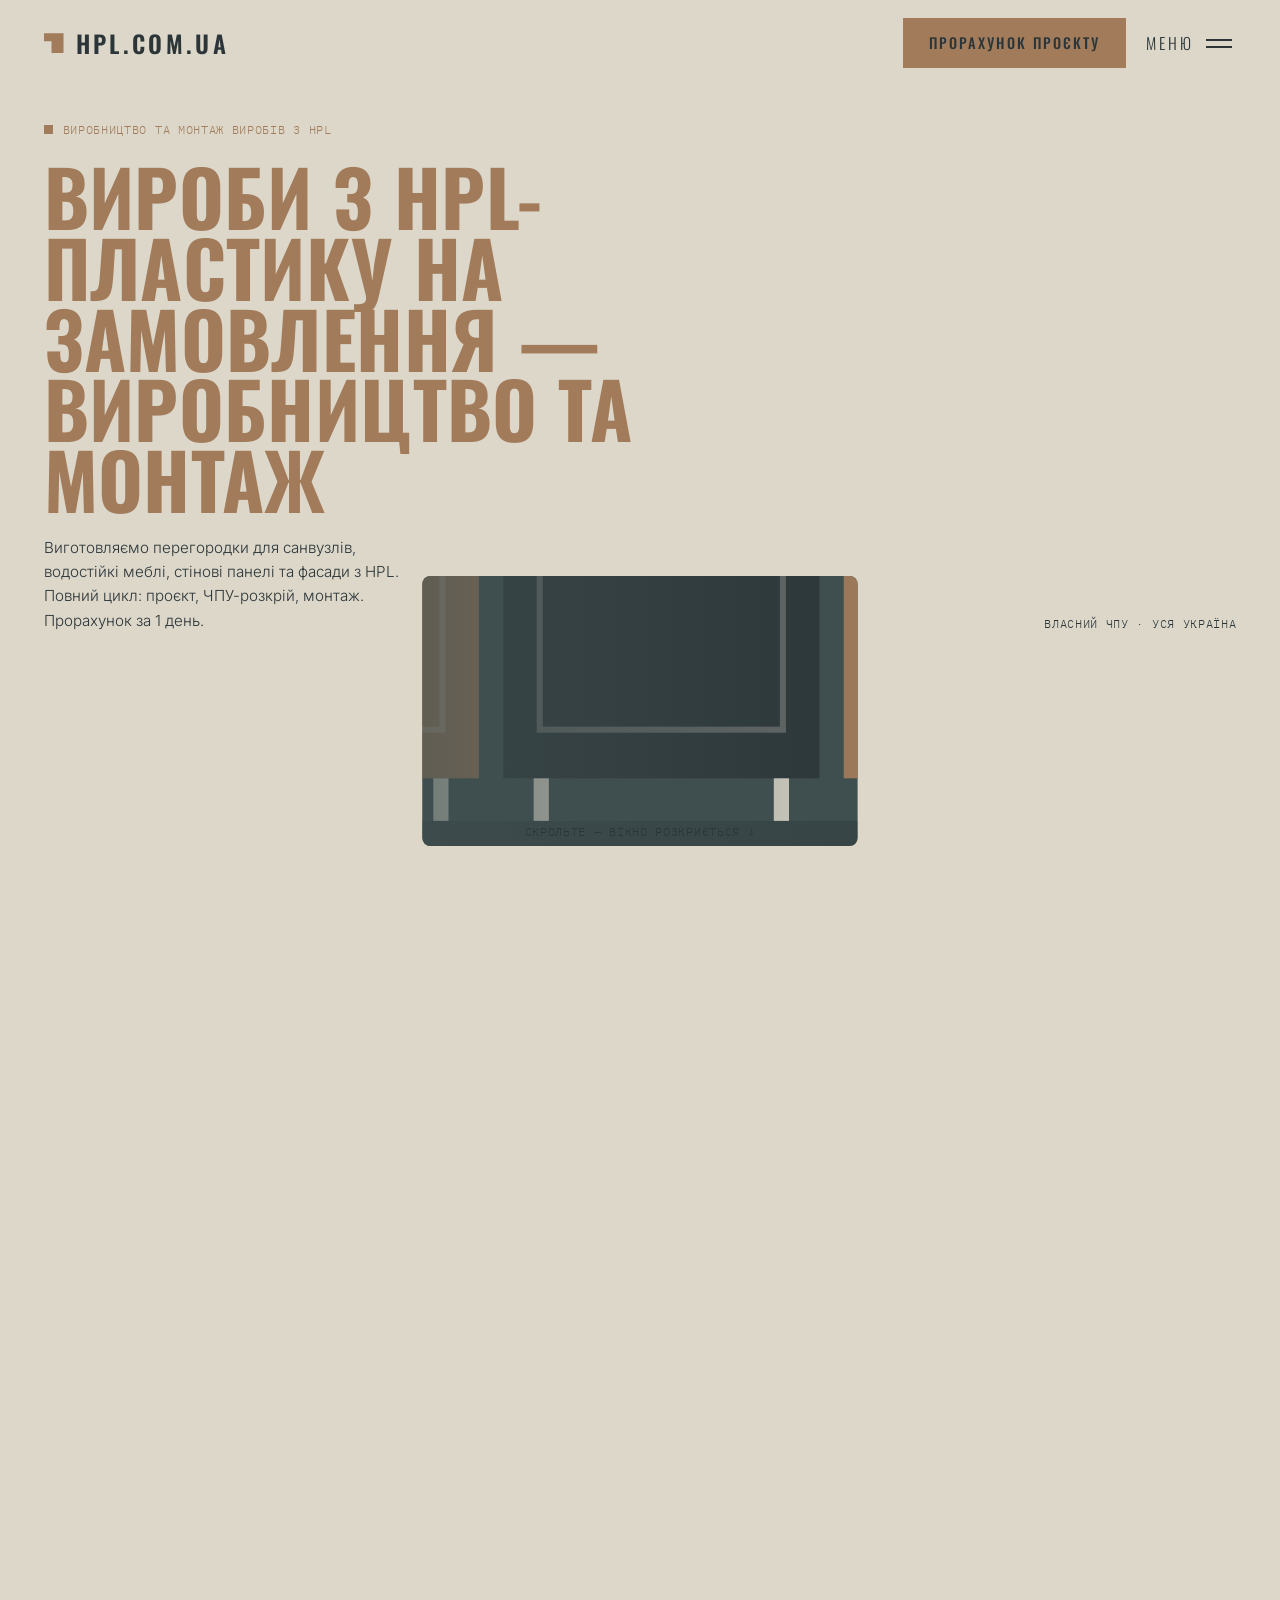
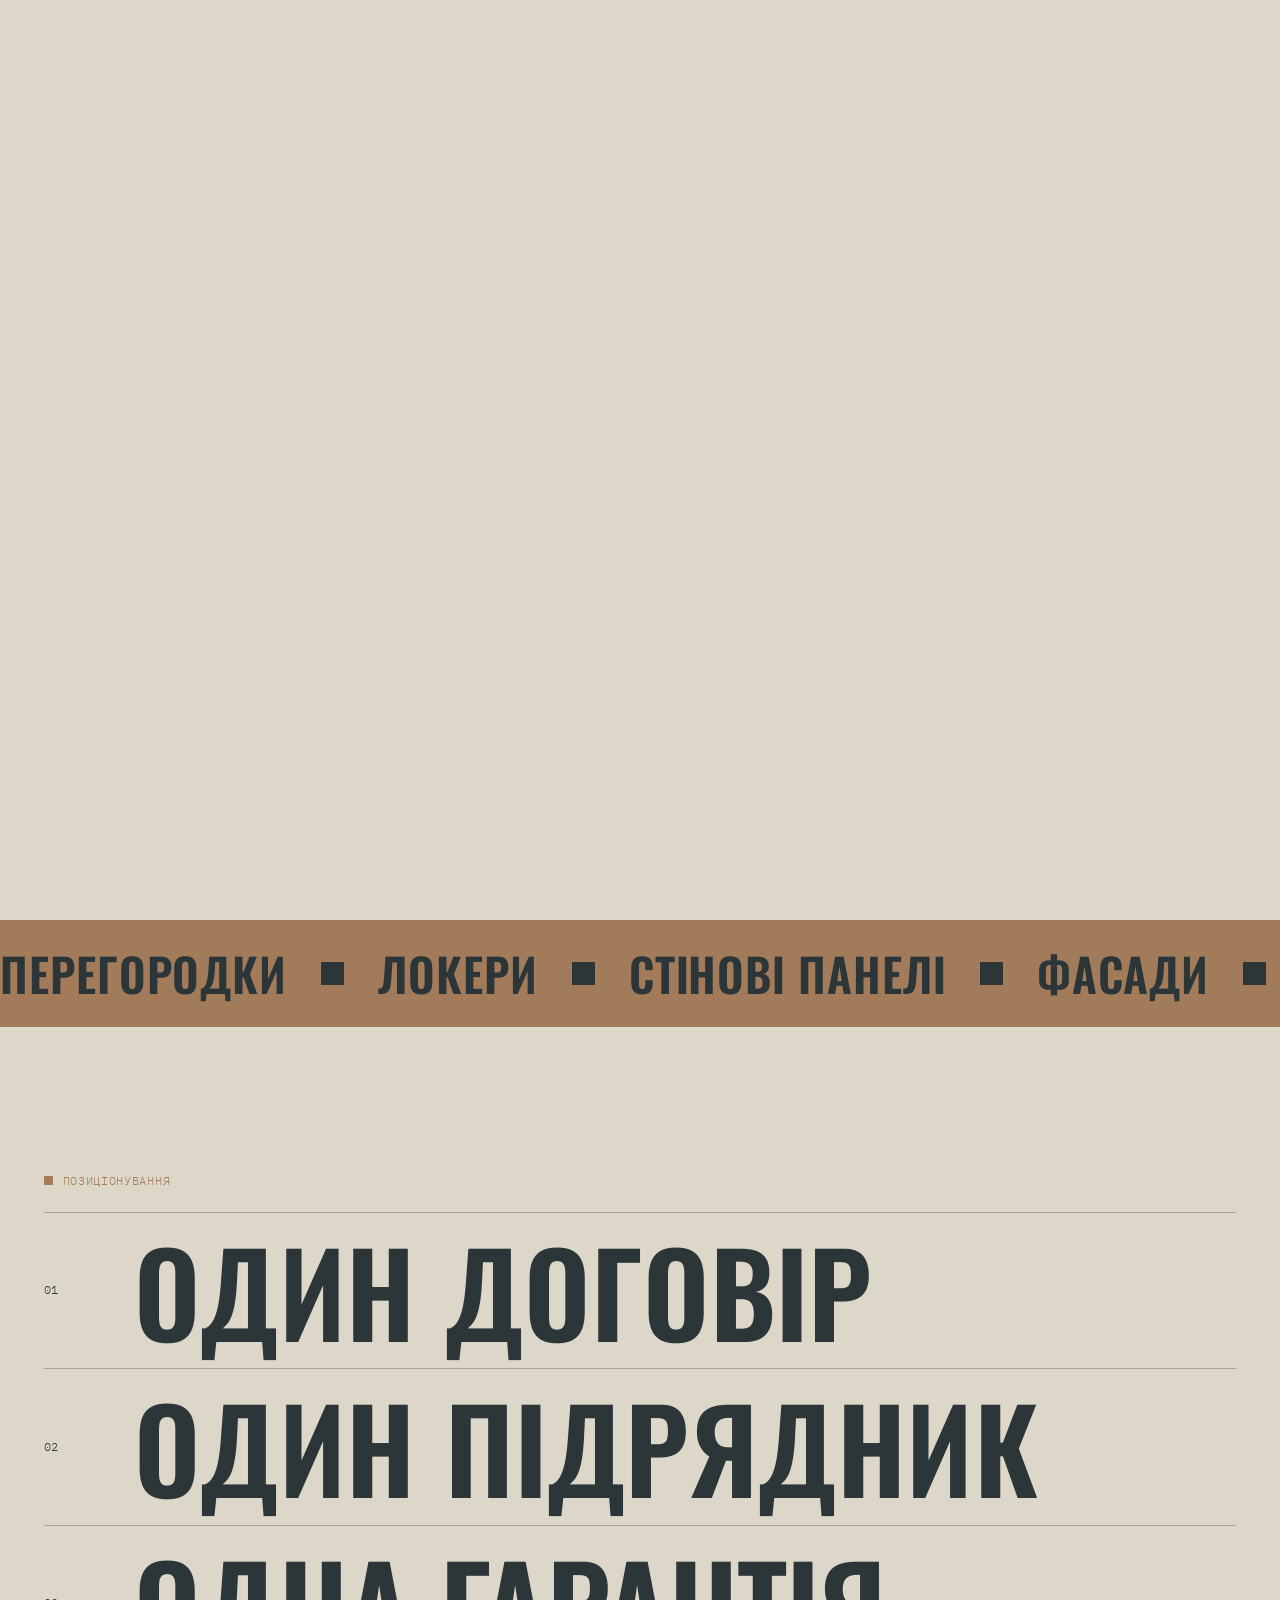
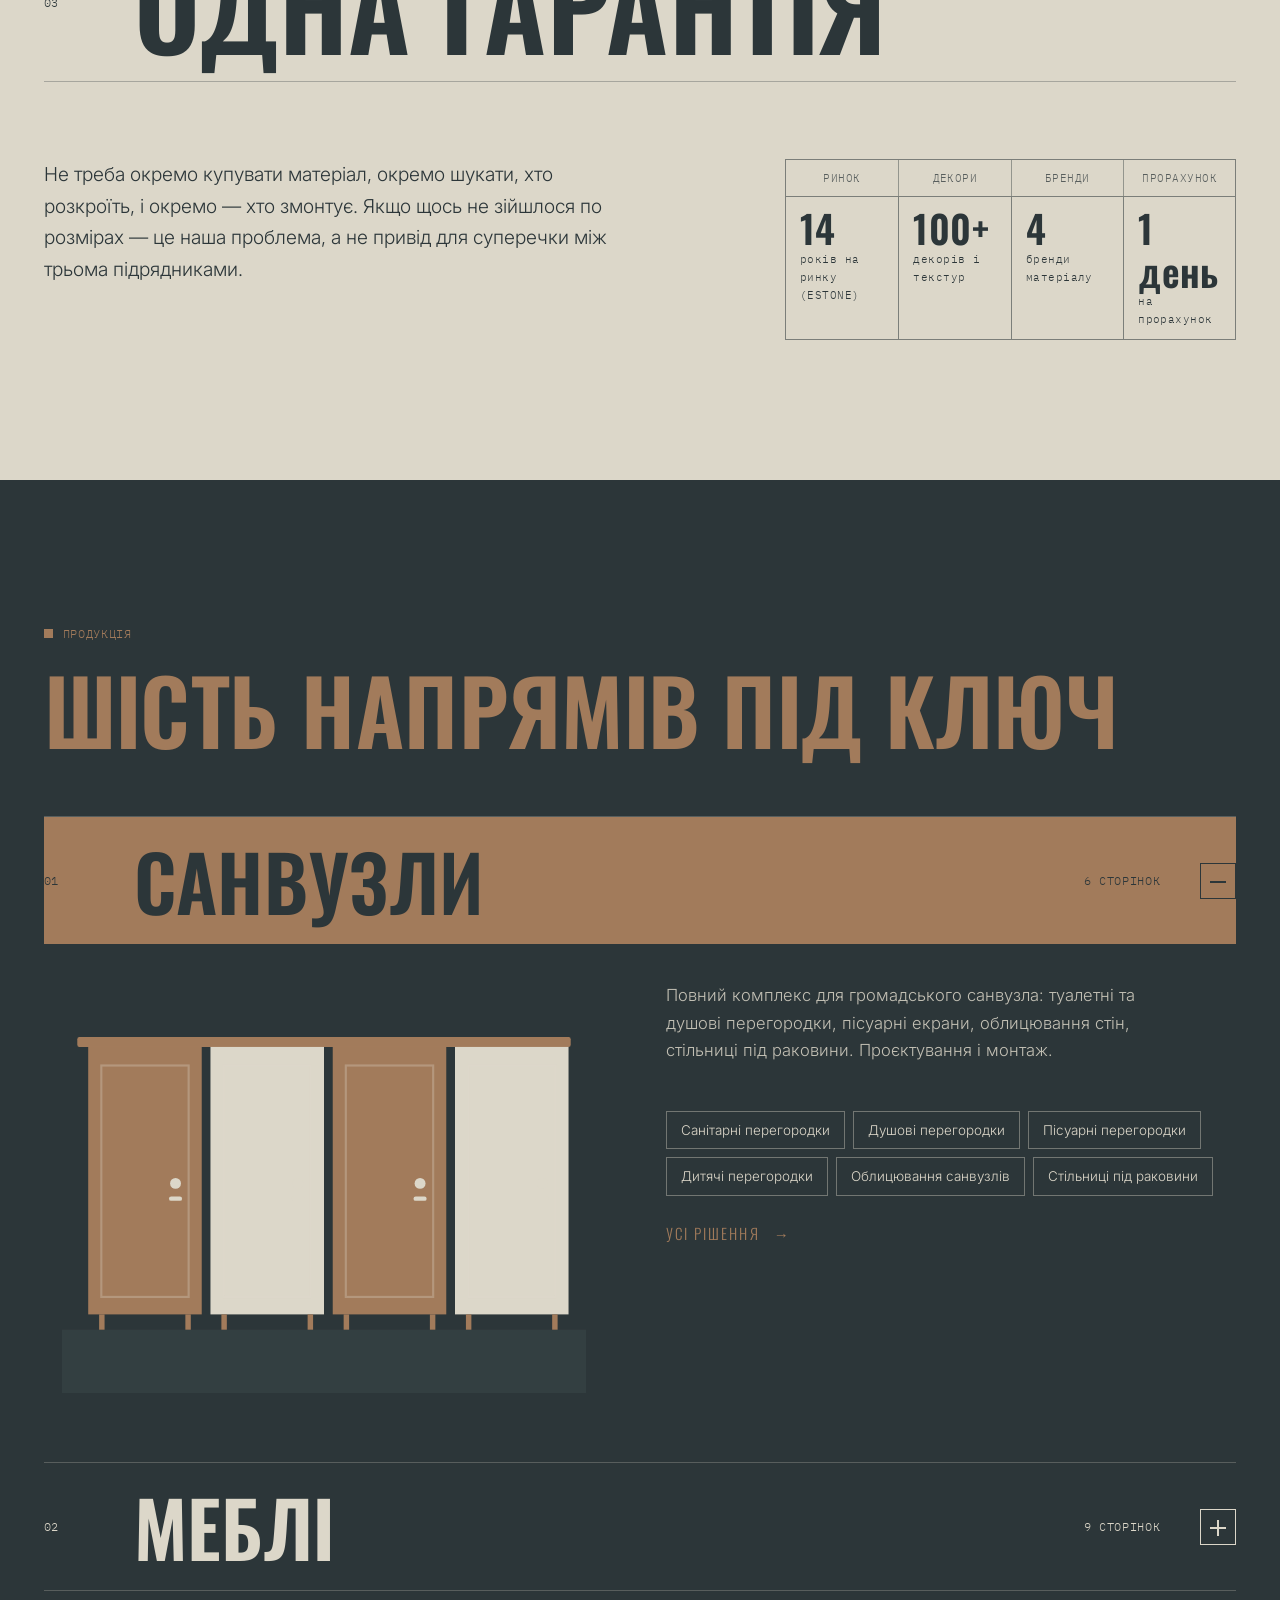
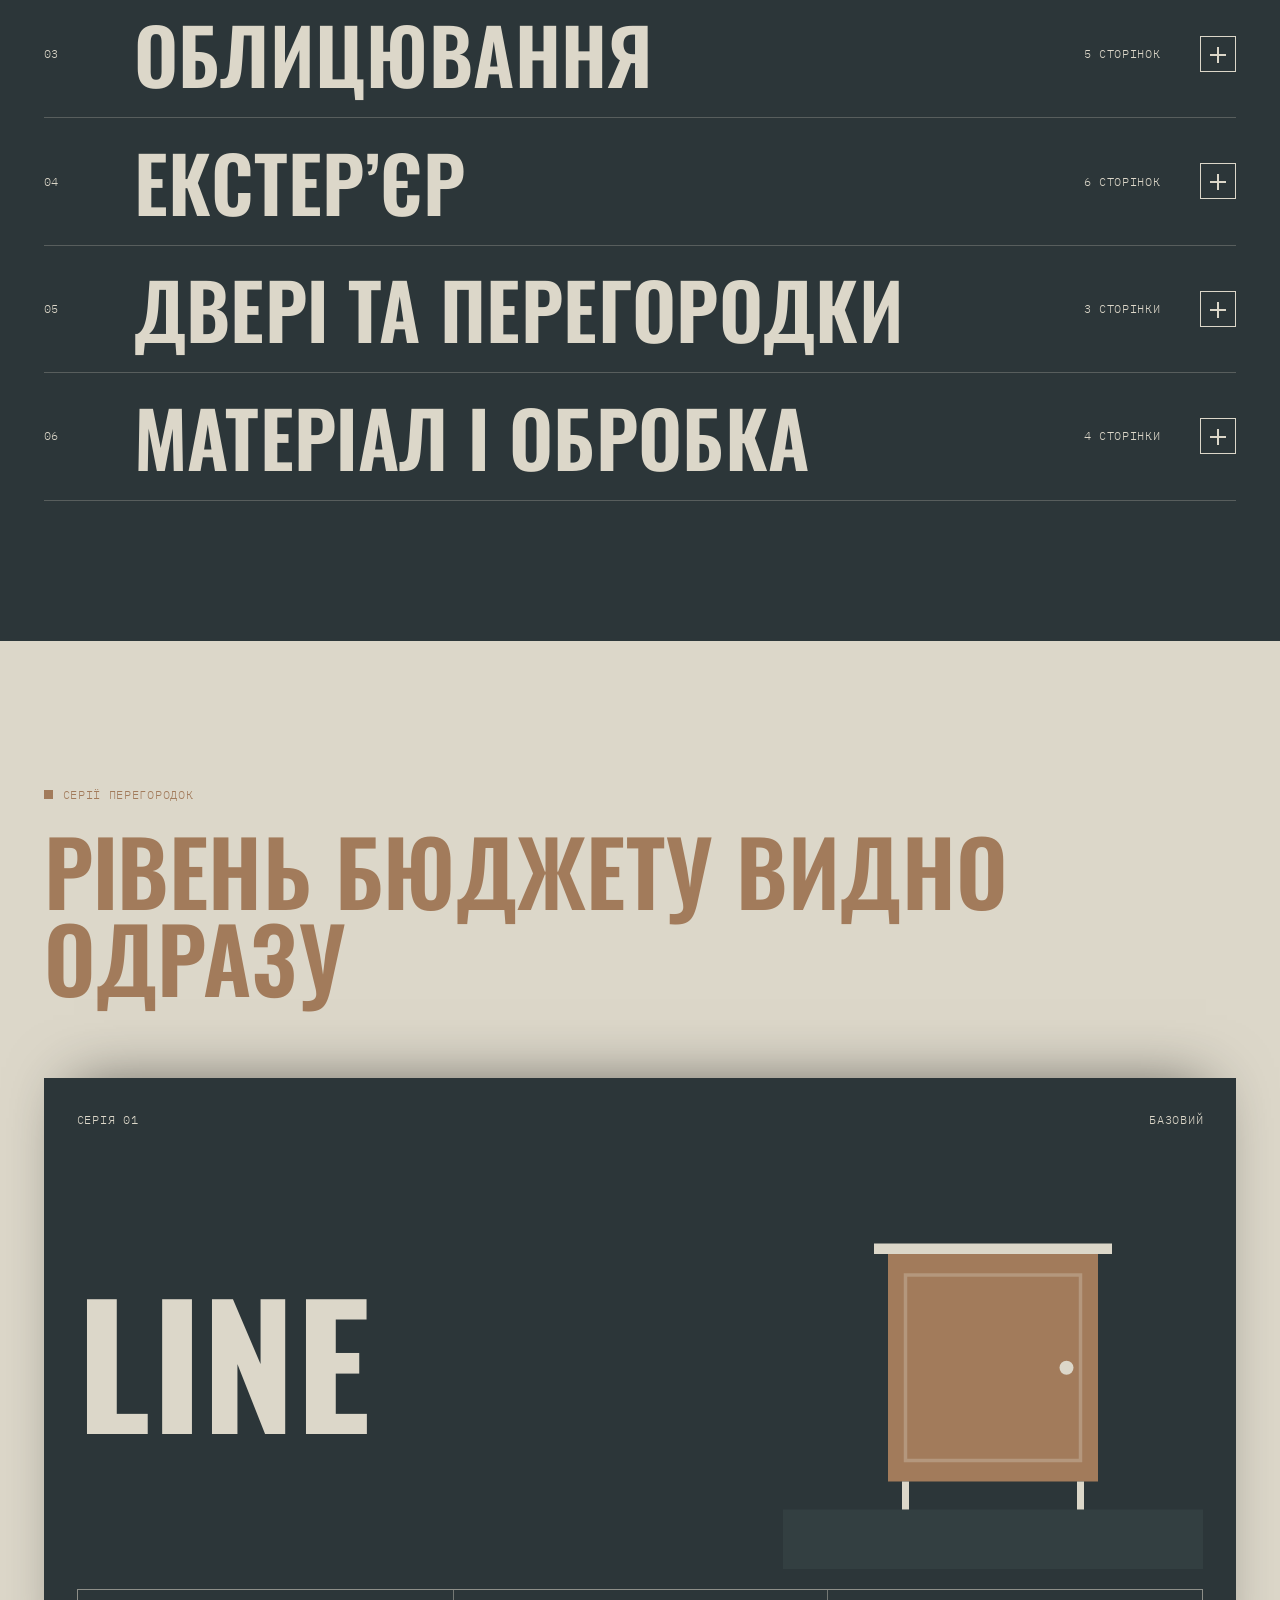
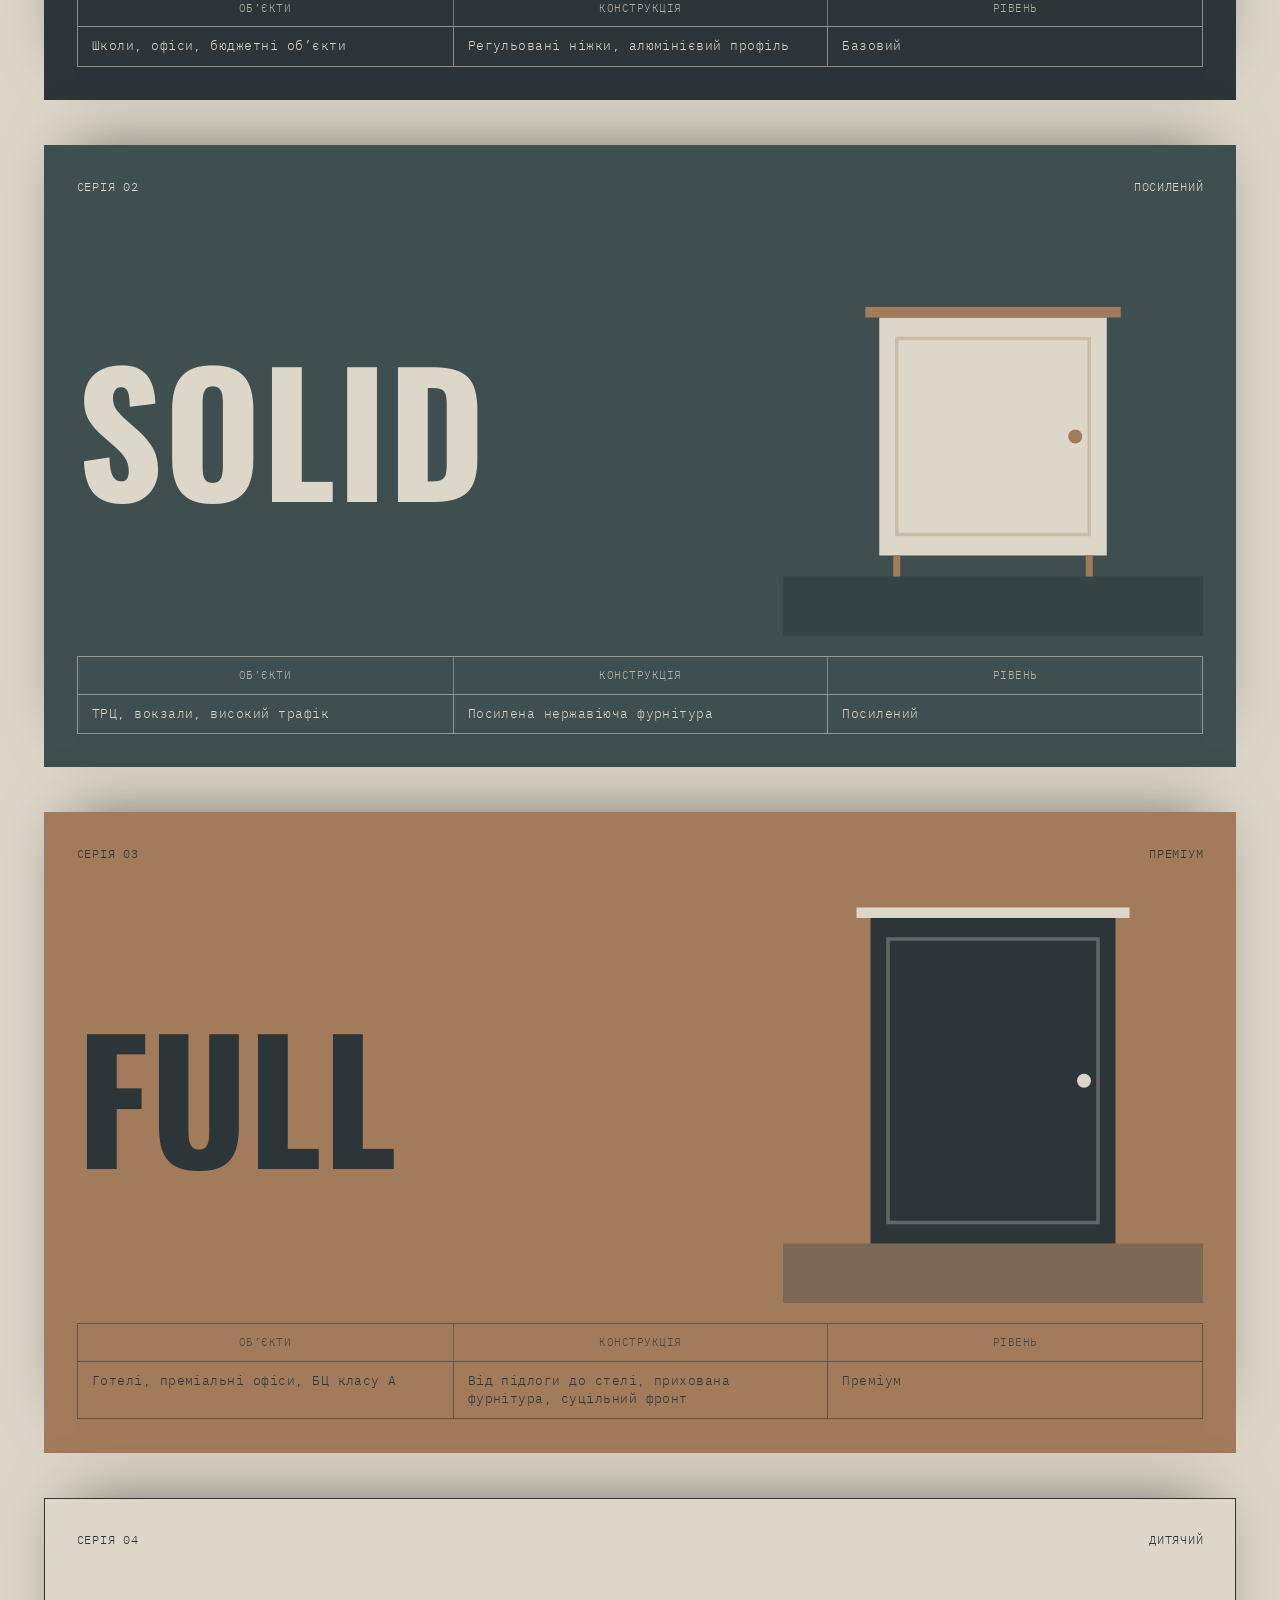
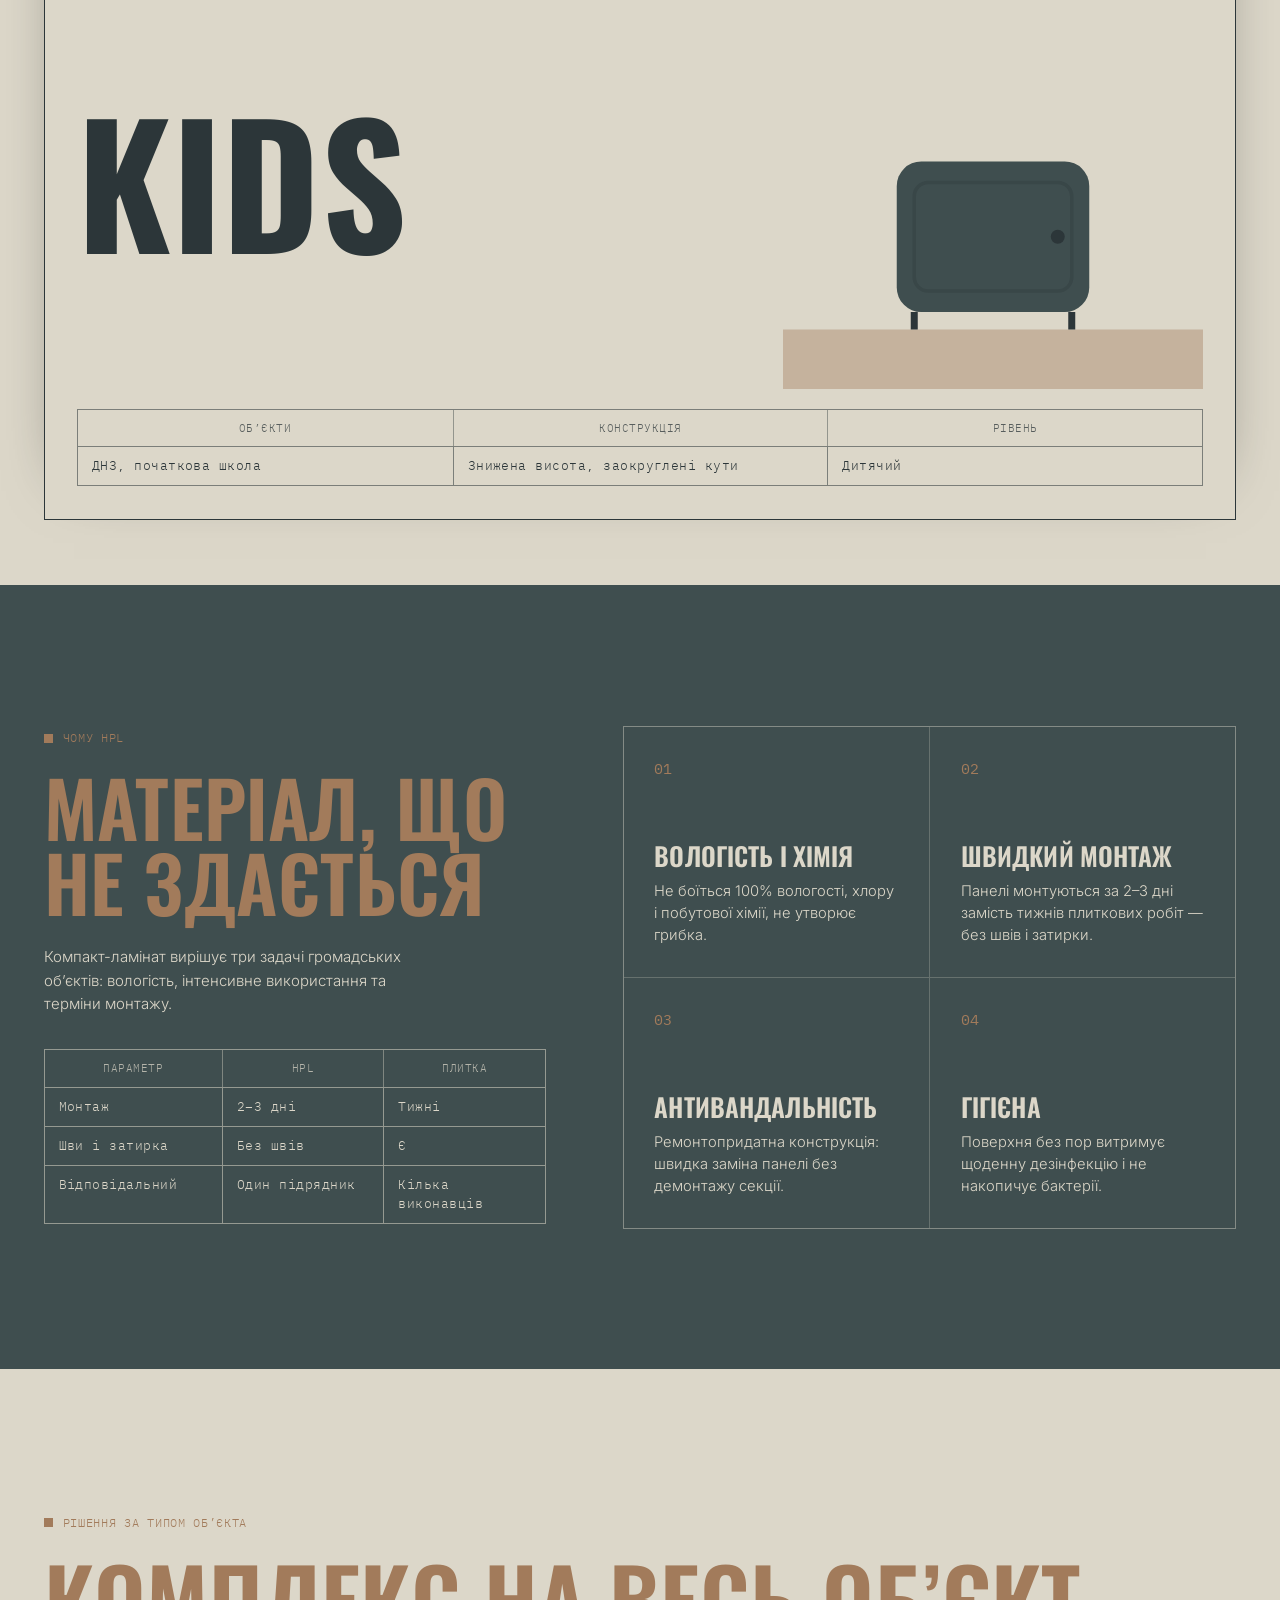
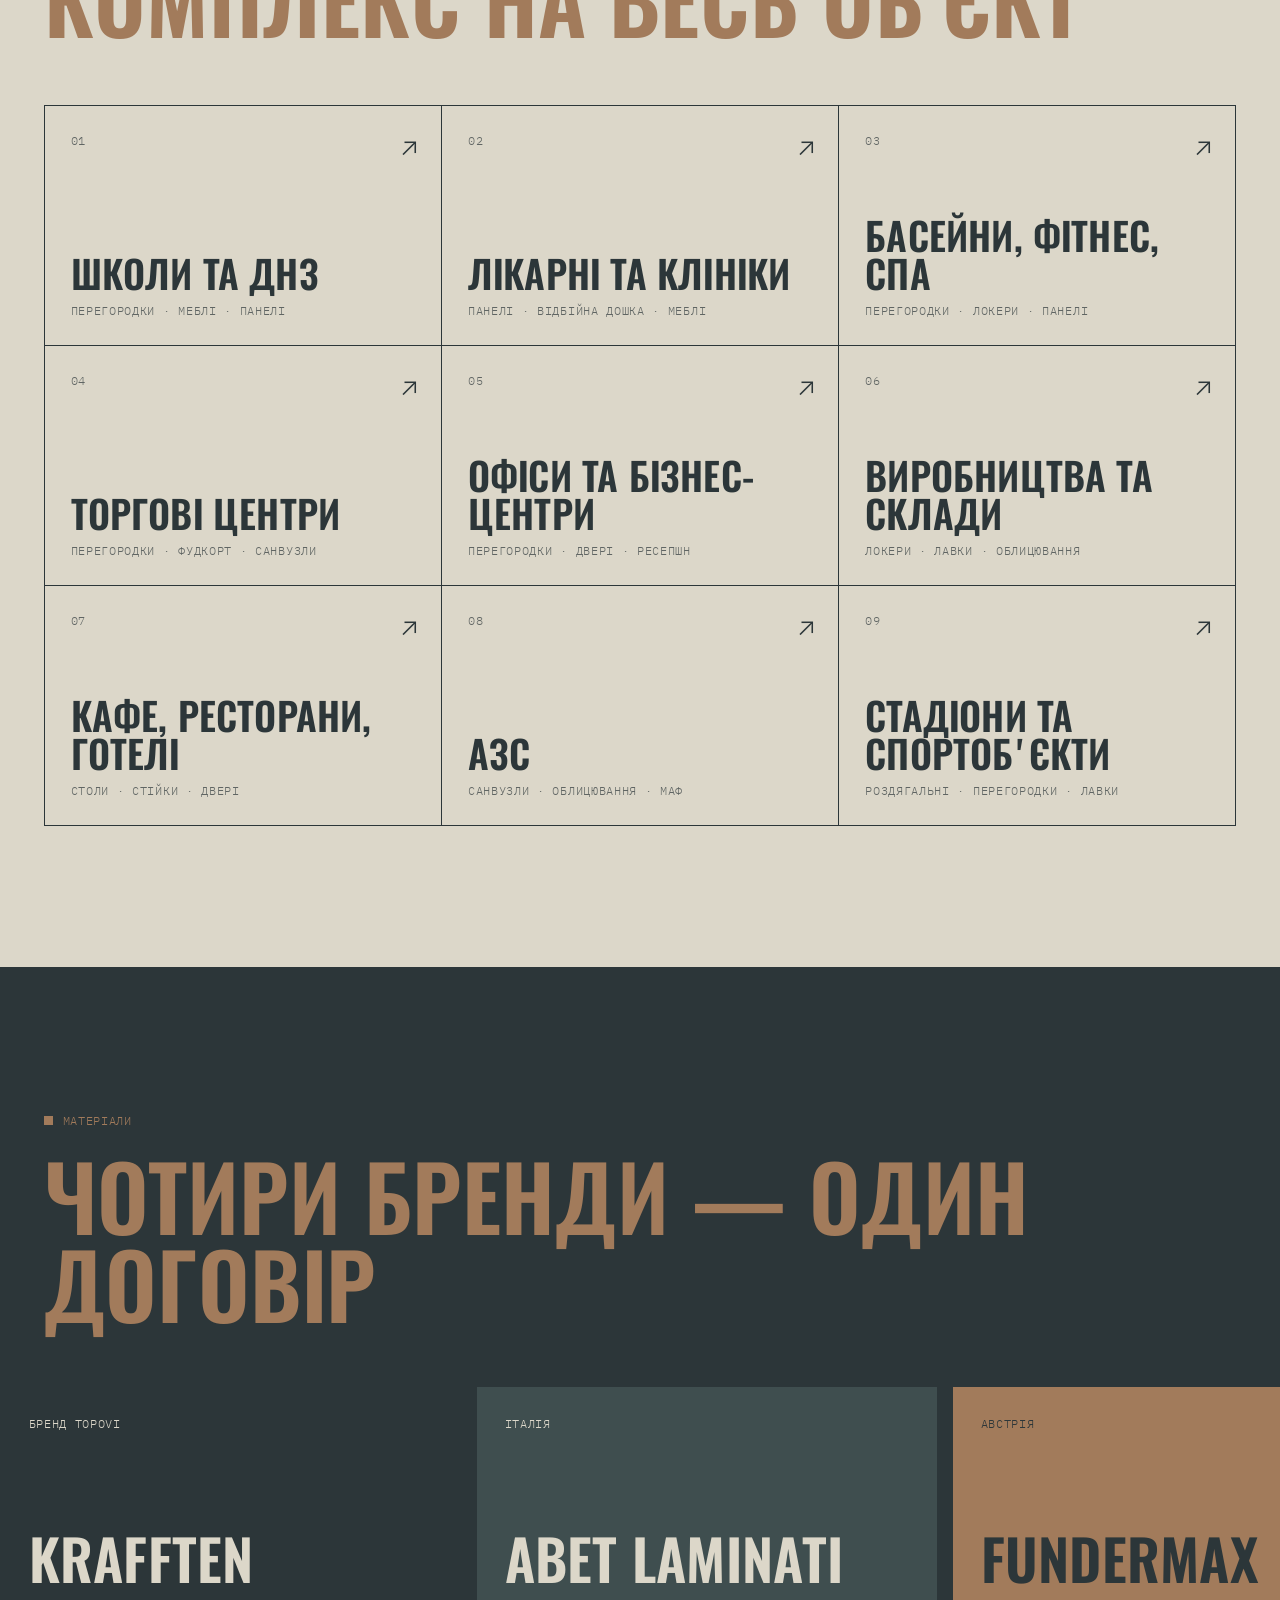
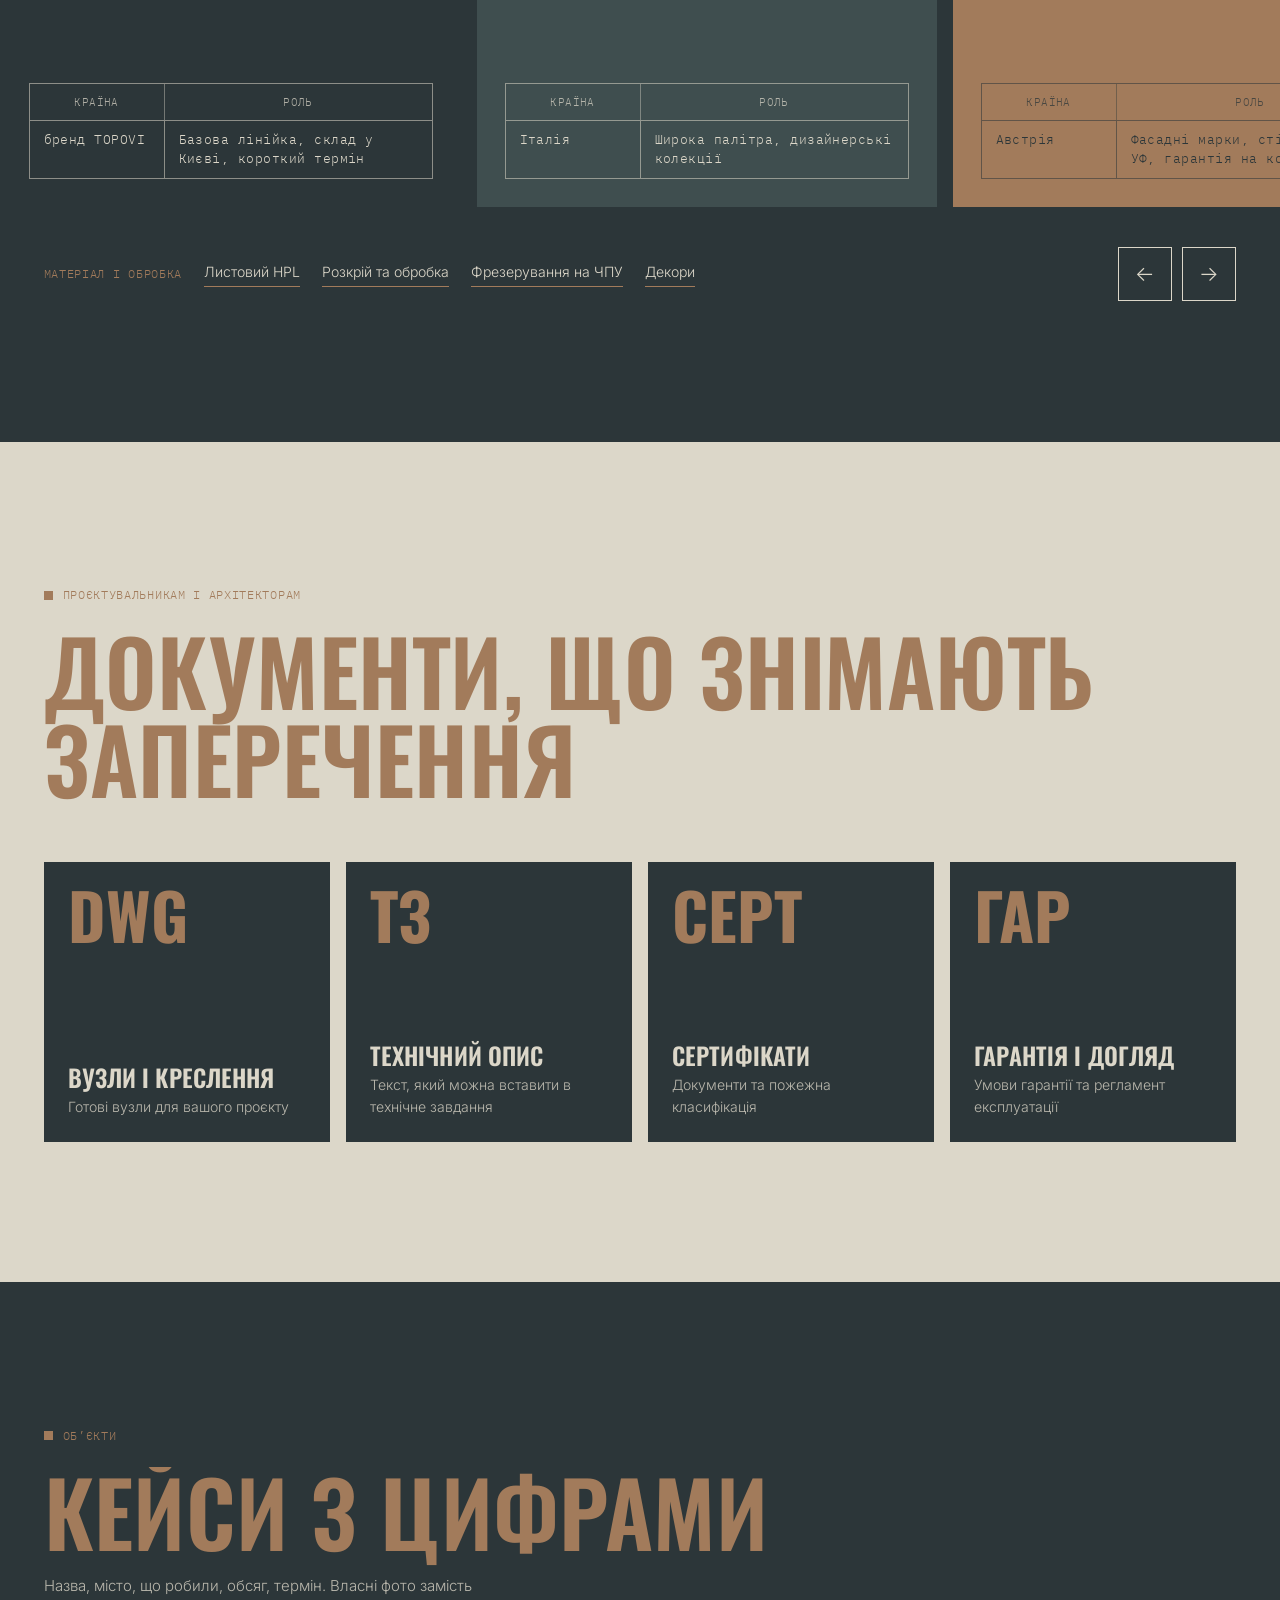
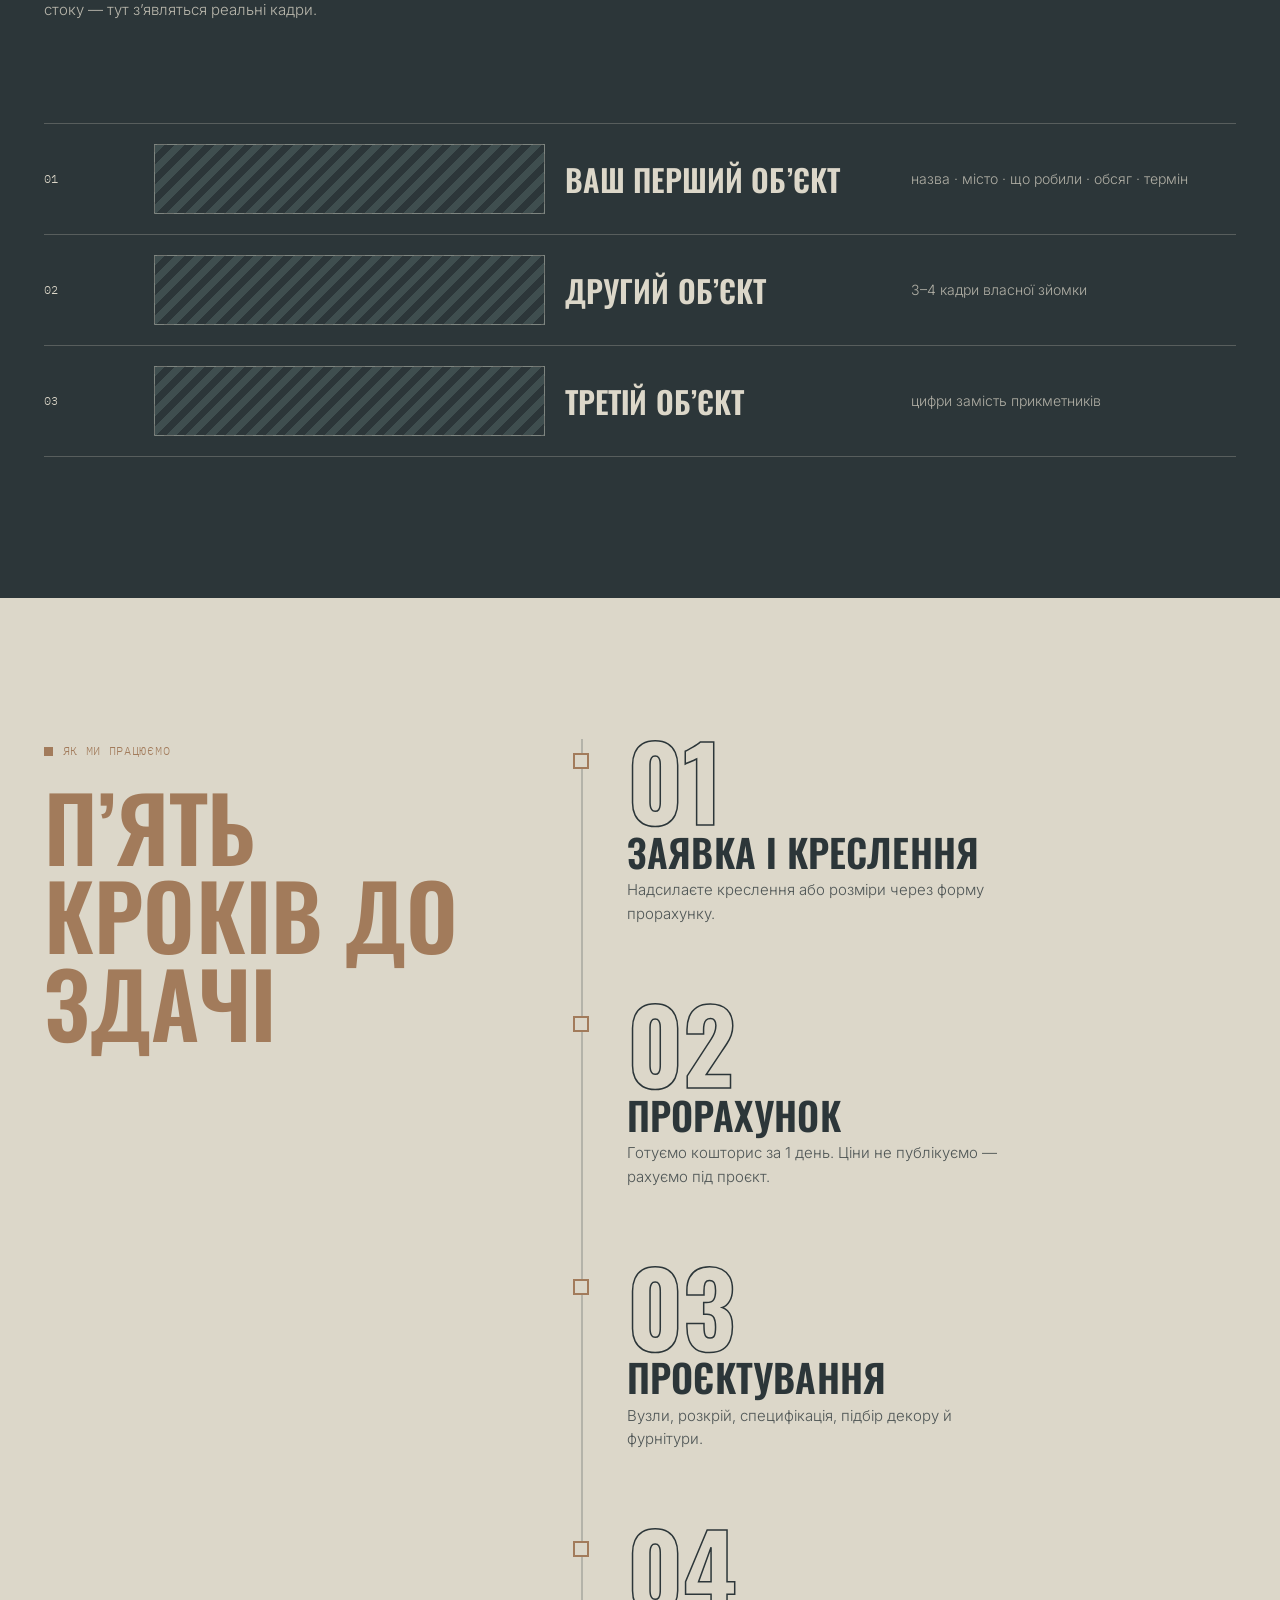
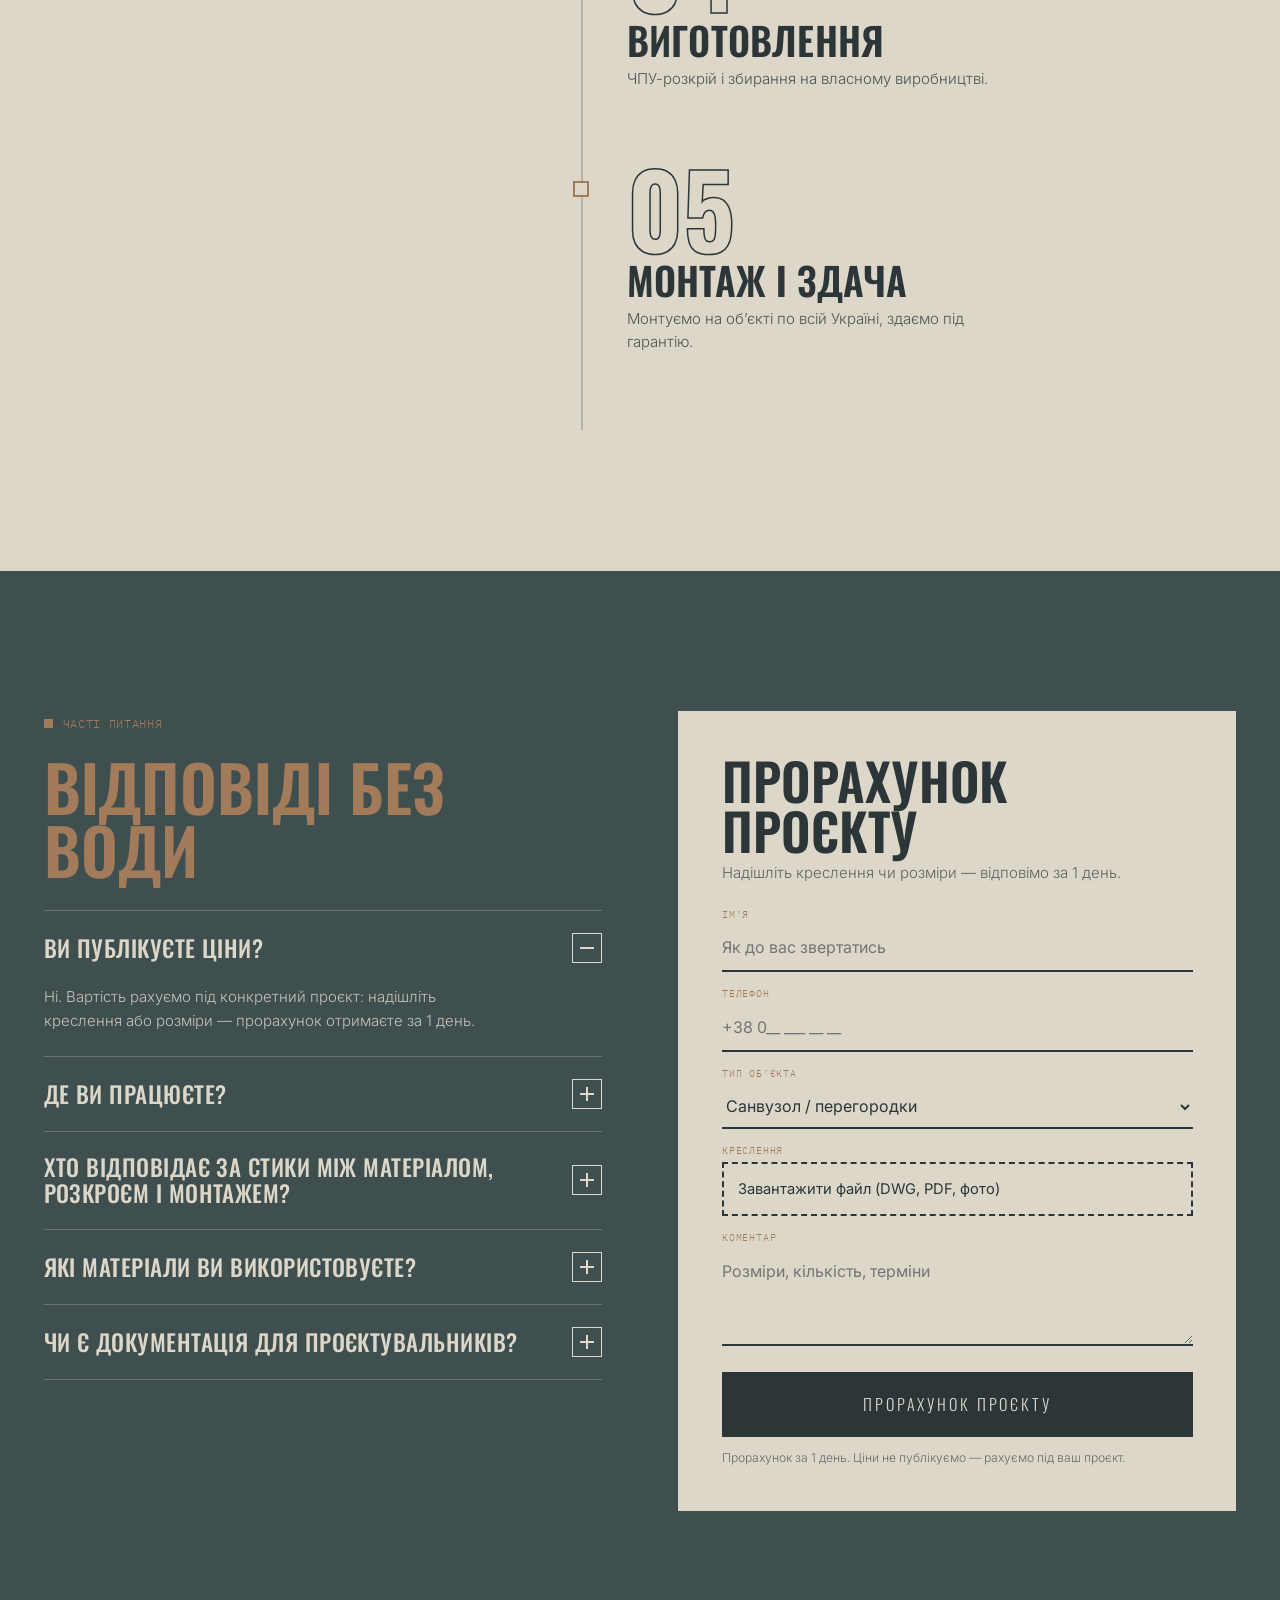
<file: v4-inkwell/index.html>
<!doctype html>
<html lang="uk">
<head>
<meta charset="utf-8">
<meta name="viewport" content="width=device-width,initial-scale=1">
<title>HPL.COM.UA — Варіант 4 · Inkwell</title>
<meta name="description" content="Вироби з HPL пластику — виробництво, розкрій, монтаж. Перегородки для санвузлів, водостійкі меблі, стінові панелі та фасади. Прорахунок за 1 день.">
<link rel="preconnect" href="https://fonts.googleapis.com"><link rel="preconnect" href="https://fonts.gstatic.com" crossorigin>
<link href="https://fonts.googleapis.com/css2?family=Oswald:wght@400;500;600;700&family=IBM+Plex+Mono:wght@400;500&family=Inter:wght@300;400;500&display=swap" rel="stylesheet">
<link rel="stylesheet" href="../common/base.css">
<style>
:root{
  --ink:#2C3639;--lunar:#3F4E4F;--brulee:#A27B5B;--lait:#DCD7C9;
  --disp:"Oswald","Arial Narrow",Impact,sans-serif;--mono:"IBM Plex Mono",ui-monospace,monospace;--sans:"Inter",system-ui,sans-serif;
  --pad:clamp(18px,3.4vw,64px);
}
body{font-family:var(--sans);font-weight:300;background:var(--ink);color:var(--lait);font-size:clamp(15px,1vw,17px)}
h1,h2,h3,h4{font-family:var(--disp);font-weight:600;text-transform:uppercase;letter-spacing:.005em;line-height:.98}
.mono{font-family:var(--mono);font-size:.72rem;letter-spacing:.06em;text-transform:uppercase}
.sec{padding:clamp(80px,11vw,170px) var(--pad);position:relative}
.sec-in{max-width:1600px;margin:0 auto}
.h2{font-size:clamp(2.6rem,7vw,7.4rem)}
.h2 span{color:var(--brulee)}
.lt{background:var(--lait);color:var(--ink)}.lt .h2 span{color:var(--brulee)}
.lu{background:var(--lunar)}
.tag{display:inline-flex;gap:10px;align-items:center;margin-bottom:22px;color:var(--brulee)}.tag::before{content:"";width:9px;height:9px;background:currentColor}

/* спец-таблиця, як на референсі */
.spec{border:1px solid color-mix(in srgb,currentColor 55%,transparent);font-family:var(--mono);font-size:.74rem;text-transform:uppercase;letter-spacing:.04em}
.spec .r{display:grid;grid-template-columns:var(--cols,repeat(3,1fr))}
.spec .r+.r{border-top:1px solid color-mix(in srgb,currentColor 55%,transparent)}
.spec .r>*{padding:10px 14px;border-left:1px solid color-mix(in srgb,currentColor 55%,transparent)}
.spec .r>*:first-child{border-left:0}
.spec .h{opacity:.75;text-align:center;font-size:.66rem}
.spec .v{text-transform:none;font-size:.82rem;line-height:1.4}

/* інтро-завіса */
.intro{position:fixed;inset:0;z-index:200;display:grid;grid-template-columns:repeat(4,1fr);pointer-events:none}
.intro i{background:var(--c);transition:transform 1.1s var(--ease);transition-delay:calc(var(--i)*.09s + .35s)}
.intro i:nth-child(1){--c:var(--ink)}.intro i:nth-child(2){--c:var(--lunar)}.intro i:nth-child(3){--c:var(--brulee)}.intro i:nth-child(4){--c:var(--lait)}
.intro b{position:absolute;left:50%;top:50%;translate:-50% -50%;font-family:var(--disp);font-size:clamp(2rem,6vw,5rem);letter-spacing:.2em;color:var(--lait);text-shadow:0 0 0 var(--ink);white-space:nowrap;transition:opacity .5s .2s}
.intro.done i{transform:translateY(-101%)}.intro.done b{opacity:0}.intro.gone{display:none}

/* header */
.hdr{color:var(--ink);position:fixed;inset:0 0 auto;z-index:90;display:flex;justify-content:space-between;align-items:center;padding:18px var(--pad);mix-blend-mode:normal;transition:transform .6s var(--ease),background .4s,color .4s}
.hdr-hide .hdr{transform:translateY(-100%)}
.scrolled .hdr{background:color-mix(in srgb,var(--ink) 92%,transparent);backdrop-filter:blur(12px);color:var(--lait)}
.menu-open .hdr{background:transparent;backdrop-filter:none;color:var(--lait)}
.logo{font-family:var(--disp);font-size:1.5rem;letter-spacing:.14em;font-weight:600;display:flex;align-items:center;gap:12px}
.logo i{width:20px;height:20px;background:var(--brulee);display:block;clip-path:polygon(0 0,100% 0,100% 100%,40% 100%,40% 40%,0 40%)}
.hr{display:flex;gap:16px;align-items:center}
.btn{display:inline-flex;gap:14px;align-items:center;padding:14px 26px;background:var(--brulee);color:var(--ink);font-family:var(--disp);font-weight:500;letter-spacing:.14em;text-transform:uppercase;font-size:.9rem;position:relative;overflow:hidden;isolation:isolate;transition:color .4s;white-space:nowrap}
.btn::before{content:"";position:absolute;inset:0;background:var(--lait);transform:translateX(-101%);transition:transform .5s var(--ease);z-index:-1}.btn:hover::before{transform:none}
.btn.line{background:transparent;box-shadow:inset 0 0 0 1px currentColor;color:inherit}.btn.line::before{background:var(--lait)}.btn.line:hover{color:var(--ink)}
.mbtn{font-family:var(--disp);font-size:1rem;letter-spacing:.2em;text-transform:uppercase;display:flex;align-items:center;gap:12px;padding:12px 4px}
.mbtn i{display:grid;gap:5px}.mbtn i::before,.mbtn i::after{content:"";display:block;width:26px;height:2px;background:currentColor;transition:transform .5s var(--ease)}
.menu-open .mbtn i::before{transform:translateY(3.5px) rotate(45deg)}.menu-open .mbtn i::after{transform:translateY(-3.5px) rotate(-45deg)}
.menu-open .hdr .btn{opacity:0;pointer-events:none}
.ovl{position:fixed;inset:0;z-index:80;display:grid;grid-template-columns:repeat(4,1fr);visibility:hidden;transition:visibility 0s .9s}
.menu-open .ovl{visibility:visible;transition:none}
.ovl i{background:var(--c);transform:translateY(-101%);transition:transform .8s var(--ease);transition-delay:calc((3 - var(--i))*.06s)}
.ovl i:nth-child(1){--c:var(--ink)}.ovl i:nth-child(2){--c:var(--lunar)}.ovl i:nth-child(3){--c:var(--ink)}.ovl i:nth-child(4){--c:var(--lunar)}
.ovl i+i{box-shadow:inset 2px 0 0 var(--brulee)}
.menu-open .ovl i{transform:none;transition-delay:calc(var(--i)*.07s)}
.ovl nav{position:absolute;inset:0;display:flex;flex-direction:column;justify-content:center;padding:100px var(--pad) 40px}
.ovl nav a{font-family:var(--disp);font-size:clamp(1.7rem,6.4vw,6rem);overflow-wrap:anywhere;text-transform:uppercase;font-weight:600;line-height:1.12;display:flex;gap:20px;align-items:baseline;color:var(--lait);opacity:0;transform:translateY(40px);transition:opacity .5s,transform .5s,letter-spacing .5s var(--ease)}
.menu-open .ovl nav a{opacity:1;transform:none;transition:opacity .8s,transform .9s var(--ease),letter-spacing .5s var(--ease);transition-delay:calc(var(--i)*60ms + .45s),calc(var(--i)*60ms + .45s),0s}
.ovl nav a span{font-family:var(--mono);font-size:.8rem;letter-spacing:.1em;color:var(--brulee)}.ovl nav a:hover{letter-spacing:.06em;color:var(--brulee)}

/* hero: вікно, що розкривається */
.hero{height:280vh;position:relative;background:var(--lait);color:var(--ink)}
.hero-pin{position:sticky;top:0;height:100vh;overflow:hidden;--ex:0}
.hero-top{position:absolute;inset:0;padding:clamp(86px,13vh,130px) var(--pad) 0;transform:translateY(calc(var(--ex)*-9vh));opacity:calc(1 - var(--ex)*1.4)}
.hero h1{font-size:clamp(2.2rem,6vw,7.2rem);line-height:.92;font-weight:700;max-width:18ch}
.hero h1 span{color:var(--brulee)}
.hero-meta{display:flex;justify-content:space-between;gap:20px;margin-top:22px;align-items:flex-end;flex-wrap:wrap}
.hero-meta p{max-width:min(44ch,30vw);font-size:clamp(.95rem,1.1vw,1.1rem);line-height:1.6}
.frame{position:absolute;inset:0;background:var(--lunar);color:var(--lait);overflow:hidden;
  clip-path:inset(calc((1 - var(--ex))*64vh) calc((1 - var(--ex))*33vw) calc((1 - var(--ex))*6vh) round calc((1 - var(--ex))*8px))}
.frame .art{position:absolute;inset:6% -2% 6% 26%;display:flex;align-items:center;--a1:var(--brulee);--a2:var(--ink);--a3:var(--lait);--a4:var(--ink);--a5:var(--lait);transform:scale(calc(1.5 - var(--ex)*.5))}
.frame .art svg{width:100%;height:100%}
.frame::before{content:"";position:absolute;inset:0;background:linear-gradient(90deg,var(--lunar) 15%,transparent 70%);z-index:1}
.frame-t{position:absolute;z-index:2;left:var(--pad);bottom:12vh;max-width:640px;opacity:calc((var(--ex) - .55)*3);transform:translateY(calc((1 - var(--ex))*60px))}
.frame-t .big{font-family:var(--disp);font-weight:700;text-transform:uppercase;font-size:clamp(2.2rem,5.2vw,5.6rem);line-height:.95;margin-bottom:22px}
.frame-t .big span{color:var(--brulee);display:block}
.frame-t p{max-width:46ch;opacity:.88;margin-bottom:28px}
.frame-t .row{display:flex;gap:14px;flex-wrap:wrap}
.frame-s{position:absolute;z-index:2;right:var(--pad);bottom:7vh;display:flex;gap:30px;opacity:calc((var(--ex) - .7)*3.4)}
.frame-s div{text-align:right}.frame-s b{display:block;font-family:var(--disp);font-size:2.6rem;font-weight:600;line-height:1}.frame-s span{font-size:.64rem}
.hero-cap{position:absolute;z-index:3;left:50%;bottom:calc(5vh + 14px);translate:-50% 0;color:var(--lait);opacity:calc(1 - var(--ex)*3);pointer-events:none}
.hero-cap.out{color:var(--ink)}

/* ticker */
.tick{background:var(--brulee);color:var(--ink);padding:18px 0;overflow:hidden}
.tick span{font-family:var(--disp);font-weight:600;text-transform:uppercase;font-size:clamp(1.6rem,3.6vw,3.4rem);padding-right:34px;display:flex;gap:34px;align-items:center;letter-spacing:.02em}
.tick span::after{content:"";width:.5em;height:.5em;background:var(--ink)}

/* обіцянка */
.big3 .line{display:grid;grid-template-columns:70px 1fr;gap:20px;align-items:center;border-top:1px solid color-mix(in srgb,var(--ink) 30%,transparent);padding:clamp(10px,1.8vw,24px) 0;position:relative;overflow:hidden}
.big3 .line:last-child{border-bottom:1px solid color-mix(in srgb,var(--ink) 30%,transparent)}
.big3 .line h2{font-size:clamp(2.6rem,9vw,9.4rem);line-height:.95;transition:transform .8s var(--ease),color .4s}
.big3 .line::before{content:"";position:absolute;inset:0;background:var(--ink);transform:scaleY(0);transform-origin:bottom;transition:transform .6s var(--ease);z-index:0}
.big3 .line>*{position:relative;z-index:1;transition:color .4s}
.big3 .line:hover::before{transform:none}.big3 .line:hover>*{color:var(--lait)}.big3 .line:hover h2{transform:translateX(20px)}
.promise-g{display:grid;grid-template-columns:1.5fr 1fr;gap:clamp(24px,5vw,90px);margin-top:clamp(40px,6vw,80px);align-items:start}
.promise-g p{font-size:clamp(1.05rem,1.5vw,1.4rem);line-height:1.65;max-width:50ch}
.stats{--cols:repeat(4,1fr)}.stats .v b{font-family:var(--disp);font-size:clamp(1.8rem,3vw,3rem);font-weight:600;display:block;line-height:1.1}

/* акордеон кластерів */
.cl .acc-item{border-top:1px solid color-mix(in srgb,var(--lait) 25%,transparent)}.cl .acc-item:last-child{border-bottom:1px solid color-mix(in srgb,var(--lait) 25%,transparent)}
.cl .acc-head{width:100%;display:grid;grid-template-columns:70px 1fr auto 56px;gap:20px;align-items:center;text-align:left;padding:clamp(16px,2vw,28px) 0;position:relative;transition:padding .6s var(--ease)}
.cl .acc-head::before{content:"";position:absolute;inset:0 calc(var(--pad)*-1);background:var(--brulee);transform:scaleX(0);transform-origin:left;transition:transform .6s var(--ease);z-index:0}
.cl .acc-head>*{position:relative;z-index:1;transition:color .4s}
.cl .acc-head:hover::before,.cl .acc-item.open .acc-head::before{transform:none}
.cl .acc-head:hover>*,.cl .acc-item.open .acc-head>*{color:var(--ink)}
.cl .acc-head:hover{padding-left:20px}
.cl h3{font-size:clamp(1.8rem,6vw,6rem);overflow-wrap:anywhere;min-width:0}
.cl .acc-item{overflow:hidden}
.cl-in>*{min-width:0}
.plus{width:36px;height:36px;border:1px solid currentColor;position:relative;justify-self:end}.plus::before,.plus::after{content:"";position:absolute;background:currentColor;left:9px;right:9px;top:17px;height:2px;transition:transform .5s var(--ease)}.plus::after{transform:rotate(90deg)}.open .plus::after{transform:none}
.cl .acc-body>div{padding:0}
.cl-in{display:grid;grid-template-columns:1fr 1fr;gap:clamp(20px,4vw,70px);padding:clamp(24px,3vw,50px) 0 clamp(30px,4vw,60px)}
.cl-in .art{background:var(--bg);padding:18px;aspect-ratio:4/3;display:flex;align-items:center;max-height:420px}
.cl-in p{font-size:clamp(1rem,1.3vw,1.2rem);line-height:1.65;max-width:48ch;margin-bottom:22px}
.cl-in ul{display:flex;flex-wrap:wrap;gap:8px;margin-bottom:26px}.cl-in li{padding:8px 14px;border:1px solid color-mix(in srgb,var(--lait) 40%,transparent);font-size:.84rem;transition:background .3s,color .3s}.cl-in li:hover{background:var(--lait);color:var(--ink)}
.cl-in a.more{font-family:var(--disp);letter-spacing:.14em;text-transform:uppercase;display:inline-flex;gap:14px;align-items:center;color:var(--brulee)}.cl-in a.more::after{content:"→";transition:transform .4s var(--ease)}.cl-in a.more:hover::after{transform:translateX(8px)}

/* серії: стек карток */
.stack{display:grid;gap:0;margin-top:clamp(40px,6vw,80px)}
.card{position:sticky;top:calc(84px + var(--i)*26px);min-height:min(66vh,560px);padding:clamp(20px,2.6vw,40px);display:grid;grid-template-columns:1fr 1fr;grid-template-rows:auto 1fr auto;gap:20px 40px;margin-bottom:clamp(24px,5vh,60px);box-shadow:0 -20px 60px -30px rgba(0,0,0,.6);transform-origin:50% 0}
.card:nth-child(1){background:var(--ink);color:var(--lait)}.card:nth-child(2){background:var(--lunar);color:var(--lait)}.card:nth-child(3){background:var(--brulee);color:var(--ink)}.card:nth-child(4){background:var(--lait);color:var(--ink);box-shadow:0 -20px 60px -30px rgba(0,0,0,.6),inset 0 0 0 1px var(--ink)}
.card .top{grid-column:1/3;display:flex;justify-content:space-between}
.card h3{font-size:clamp(4rem,13vw,13rem);line-height:.8;align-self:center;font-weight:700}
.card .art{align-self:center;justify-self:end;width:min(100%,420px);--a1:var(--c1);--a2:var(--c2);--a3:var(--c3);--a4:var(--c2);--a5:var(--c3)}
.card:nth-child(1){--c1:var(--brulee);--c2:var(--lunar);--c3:var(--lait)}.card:nth-child(2){--c1:var(--lait);--c2:var(--ink);--c3:var(--brulee)}.card:nth-child(3){--c1:var(--ink);--c2:var(--lunar);--c3:var(--lait)}.card:nth-child(4){--c1:var(--lunar);--c2:var(--brulee);--c3:var(--ink)}
.card .spec{grid-column:1/3}

/* чому HPL */
.why{display:grid;grid-template-columns:.9fr 1.1fr;gap:clamp(30px,6vw,110px)}
.why-l{position:sticky;top:110px;align-self:start}
.why-l p{max-width:40ch;margin:26px 0 34px;opacity:.85}
.args{display:grid;grid-template-columns:1fr 1fr;gap:1px;background:color-mix(in srgb,var(--lait) 25%,transparent);border:1px solid color-mix(in srgb,var(--lait) 25%,transparent)}
.arg{background:var(--lunar);padding:clamp(20px,2.4vw,34px);min-height:250px;display:flex;flex-direction:column;gap:12px;position:relative;overflow:hidden;transition:color .4s}
.arg::before{content:"";position:absolute;left:var(--mx,50%);top:var(--my,50%);width:420px;height:420px;translate:-50% -50%;background:radial-gradient(closest-side,var(--brulee),transparent);opacity:0;transition:opacity .4s}
.arg:hover::before{opacity:.85}.arg:hover{color:var(--ink)}
.arg>*{position:relative}
.arg b{font-family:var(--mono);font-weight:400;color:var(--brulee);transition:color .3s}.arg:hover b{color:var(--ink)}
.arg h3{font-size:clamp(1.5rem,2vw,2.3rem);margin-top:auto;overflow-wrap:anywhere}.arg p{font-size:.92rem;line-height:1.5}
.cmpw{margin-top:1px}

/* рішення */
.grid9{display:grid;grid-template-columns:repeat(3,1fr);border-top:1px solid var(--ink);border-left:1px solid var(--ink);margin-top:clamp(36px,5vw,70px)}
.cell{border-right:1px solid var(--ink);border-bottom:1px solid var(--ink);padding:26px;min-height:240px;display:flex;flex-direction:column;justify-content:space-between;position:relative;overflow:hidden;transition:color .5s}
.cell::before{content:"";position:absolute;inset:0;background:var(--brulee);transform:translateY(101%);transition:transform .6s var(--ease)}.cell:hover::before{transform:none}
.cell>*{position:relative}
.cell h3{font-size:clamp(1.8rem,3vw,3rem)}.cell .mono{opacity:.7}.cell i{position:absolute;right:22px;top:20px;font-style:normal;font-size:1.6rem;transition:transform .5s var(--ease)}.cell:hover i{transform:rotate(45deg)}

/* бренди: гориз. карусель */
.car{display:flex;gap:16px;overflow-x:auto;scroll-snap-type:x mandatory;padding:0 var(--pad) 20px;margin:clamp(30px,5vw,60px) calc(var(--pad)*-1) 0;scrollbar-width:none;cursor:grab}
.car::-webkit-scrollbar{display:none}.car.drag{cursor:grabbing;scroll-snap-type:none}
.bcard{flex:none;width:min(80vw,460px);scroll-snap-align:start;padding:28px;min-height:420px;display:flex;flex-direction:column;justify-content:space-between;gap:30px;user-select:none}
.bcard:nth-child(1){background:var(--ink);color:var(--lait)}.bcard:nth-child(2){background:var(--lunar);color:var(--lait)}.bcard:nth-child(3){background:var(--brulee);color:var(--ink)}.bcard:nth-child(4){background:var(--lait);color:var(--ink);box-shadow:inset 0 0 0 1px var(--ink)}
.bcard h3{font-size:clamp(2.6rem,4.4vw,4.6rem);line-height:.95}.bcard .spec{--cols:1fr 2fr}
.car-ui{display:flex;justify-content:space-between;align-items:center;margin-top:20px;gap:20px;flex-wrap:wrap}
.car-ui .arrows{display:flex;gap:10px}.car-ui button{width:54px;height:54px;border:1px solid currentColor;font-size:1.3rem;transition:background .3s,color .3s}.car-ui button:hover{background:var(--ink);color:var(--lait)}
.mat{display:flex;gap:10px 22px;flex-wrap:wrap;align-items:center}.mat a{border-bottom:1px solid var(--brulee);padding-bottom:3px;font-size:.88rem}.mat a:hover{color:var(--brulee)}

/* проєктувальникам / об'єкти */
.docs{display:grid;grid-template-columns:repeat(4,1fr);gap:16px;margin-top:clamp(30px,5vw,60px)}
.doc{background:var(--ink);color:var(--lait);padding:24px;min-height:280px;display:flex;flex-direction:column;justify-content:space-between;transition:background .4s,color .4s,transform .5s var(--ease)}
.doc:hover{background:var(--brulee);color:var(--ink);transform:translateY(-8px)}
.doc b{font-family:var(--disp);font-size:clamp(3rem,5vw,5rem);font-weight:700;line-height:.9;color:var(--brulee);transition:color .3s}.doc:hover b{color:var(--ink)}
.doc h4{font-size:1.5rem;margin-bottom:6px}.doc p{font-size:.88rem;opacity:.8}
.objs{margin-top:clamp(50px,8vw,110px);display:grid;gap:0}
.obj{display:grid;grid-template-columns:90px 1.2fr 1fr 1fr;gap:20px;align-items:center;padding:20px 0;border-top:1px solid color-mix(in srgb,var(--lait) 25%,transparent);transition:padding .5s var(--ease),background .4s,color .4s}
.obj:last-child{border-bottom:1px solid color-mix(in srgb,var(--lait) 25%,transparent)}
.obj:hover{padding-inline:20px;background:var(--lait);color:var(--ink)}
.obj .ph{height:70px;background:repeating-linear-gradient(135deg,var(--lunar) 0 7px,transparent 7px 14px);border:1px solid color-mix(in srgb,currentColor 40%,transparent)}
.obj h4{font-size:clamp(1.5rem,2.4vw,2.4rem)}.obj p{font-size:.88rem;opacity:.75}

/* процес */
.pr{display:grid;grid-template-columns:.8fr 1.2fr;gap:clamp(30px,6vw,110px)}
.pr-l{position:sticky;top:110px;align-self:start}
.steps{position:relative;padding-left:60px}
.steps::before,.steps::after{content:"";position:absolute;left:14px;top:0;bottom:0;width:2px;background:color-mix(in srgb,var(--ink) 22%,transparent)}
.steps::after{background:var(--brulee);transform-origin:top;transform:scaleY(clamp(0,calc((var(--vp) - .22)*2.1),1))}
.step{position:relative;padding:0 0 clamp(36px,6vw,80px)}
.step::before{content:"";position:absolute;left:-54px;top:14px;width:16px;height:16px;background:var(--lait);border:2px solid var(--brulee)}
.step b{font-family:var(--disp);font-size:clamp(4rem,8vw,8rem);line-height:.8;font-weight:700;color:transparent;-webkit-text-stroke:1.5px var(--ink);display:block;margin-bottom:12px;transition:color .6s,-webkit-text-stroke-color .6s}
.step:hover b{color:var(--brulee);-webkit-text-stroke-color:var(--brulee)}
.step h3{font-size:clamp(1.8rem,3vw,3rem);margin-bottom:8px}.step p{max-width:44ch;opacity:.8}

/* FAQ + форма */
.cta{display:grid;grid-template-columns:1fr 1fr;gap:clamp(30px,6vw,100px);align-items:start}
.cta .acc-item{border-top:1px solid color-mix(in srgb,var(--lait) 28%,transparent)}.cta .acc-item:last-child{border-bottom:1px solid color-mix(in srgb,var(--lait) 28%,transparent)}
.cta .acc-head{width:100%;display:flex;justify-content:space-between;gap:20px;align-items:center;text-align:left;padding:22px 0;font-family:var(--disp);text-transform:uppercase;font-size:clamp(1.2rem,1.8vw,1.7rem);letter-spacing:.02em;font-weight:500;line-height:1.15}
.cta .acc-head .plus{flex:none;width:30px;height:30px}.cta .plus::before,.cta .plus::after{left:7px;right:7px;top:13px}
.acc-body p{padding:0 50px 24px 0;opacity:.85;max-width:56ch}
.fcard{background:var(--lait);color:var(--ink);padding:clamp(24px,3.4vw,50px)}
.fcard h3{font-size:clamp(2.2rem,4vw,4rem);margin-bottom:6px}.fcard>p{opacity:.7;margin-bottom:22px}
.fld{display:block;margin-bottom:14px}.fld span{display:block;font-family:var(--mono);font-size:.64rem;letter-spacing:.08em;text-transform:uppercase;color:var(--brulee);margin-bottom:3px}
.fld input,.fld select,.fld textarea{width:100%;background:transparent;border:0;border-bottom:2px solid var(--ink);padding:10px 0;outline:none;font-size:1rem;font-weight:400;border-radius:0;transition:border-color .3s}
.fld input:focus,.fld select:focus,.fld textarea:focus{border-color:var(--brulee)}
.fld.file{position:relative}.fld.file b{display:block;padding:14px;border:2px dashed var(--ink);font-weight:400;font-size:.92rem}.fld.file input{position:absolute;inset:0;height:100%;opacity:0;cursor:pointer}
.btn-submit{width:100%;padding:20px;margin-top:6px;background:var(--ink);color:var(--lait);font-family:var(--disp);letter-spacing:.18em;text-transform:uppercase;font-size:1rem;transition:background .4s,color .4s}.btn-submit:hover{background:var(--brulee);color:var(--ink)}
.note{font-size:.76rem;opacity:.65;margin-top:12px}.form-ok h4{font-size:2.2rem}

/* footer */
.foot{background:var(--ink);padding:clamp(60px,9vw,130px) var(--pad) 30px;overflow:hidden}
.foot-big{font-family:var(--disp);font-weight:700;font-size:clamp(5rem,23vw,26rem);line-height:.8;color:transparent;-webkit-text-stroke:2px var(--lunar);letter-spacing:.01em;margin-bottom:40px;transition:color .8s,-webkit-text-stroke-color .8s;white-space:nowrap}
.foot-big:hover{color:var(--brulee);-webkit-text-stroke-color:var(--brulee)}
.foot-g{display:grid;grid-template-columns:1fr 2.4fr;gap:50px}
.fcat{display:grid;grid-template-columns:repeat(3,1fr);gap:30px}
.fcat h4{font-family:var(--mono);font-size:.7rem;color:var(--brulee);margin-bottom:12px;letter-spacing:.06em;font-weight:500}
.fcat li{font-size:.84rem;line-height:1.95;opacity:.7}.fcat li:hover{opacity:1}
.foot-bot{margin-top:50px;padding-top:20px;border-top:1px solid var(--lunar);display:flex;justify-content:space-between;gap:14px;flex-wrap:wrap;opacity:.7}

@media (max-width:1000px){
  .hero{height:230vh}.frame .art{inset:22% -30% 6% 10%;opacity:.5}.frame-s{display:none}
  .promise-g,.why,.pr,.cta,.foot-g,.cl-in{grid-template-columns:1fr}.why-l,.pr-l{position:static}
  .card{grid-template-columns:1fr;min-height:0;top:calc(70px + var(--i)*16px)}.card .top,.card .spec{grid-column:1}.card .art{justify-self:start;width:260px}.card h3{font-size:clamp(4rem,22vw,8rem)}
  .docs{grid-template-columns:1fr 1fr}.grid9{grid-template-columns:1fr 1fr}.obj{grid-template-columns:70px 1fr}.obj p:nth-of-type(n){grid-column:2}
  .args{grid-template-columns:1fr}.stats{--cols:repeat(2,1fr)}.stats .r:nth-child(n+2) > *:nth-child(3){border-left:0}
  .cl .acc-head{grid-template-columns:44px 1fr 44px}.cl .acc-head .cnt{display:none}
  .ovl{grid-template-columns:repeat(2,1fr)}.ovl i:nth-child(n+3){display:none}
}
@media (max-width:600px){.docs,.grid9,.fcat{grid-template-columns:1fr}.hr .btn{display:none}.spec .r>*{padding:8px 8px}.spec{font-size:.64rem}.big3 .line{grid-template-columns:44px 1fr}.stats{--cols:1fr 1fr}.hero-cap{display:none}.cell{min-height:170px}}
</style>
</head>
<body>
<div class="intro" id="intro"><i style="--i:0"></i><i style="--i:1"></i><i style="--i:2"></i><i style="--i:3"></i></div>

<header class="hdr">
  <a class="logo" href="#top"><i></i>HPL.COM.UA</a>
  <div class="hr"><a class="btn" href="#prorahunok" data-magnetic>Прорахунок проєкту</a><button class="mbtn" data-burger aria-label="Меню" aria-expanded="false"><span>Меню</span><i></i></button></div>
</header>
<div class="ovl" data-menu><i style="--i:0"></i><i style="--i:1"></i><i style="--i:2"></i><i style="--i:3"></i><nav id="menu"></nav></div>

<main id="top">
  <section class="hero" data-sp id="hero">
    <div class="hero-pin" id="hpin">
      <div class="hero-top">
        <div class="tag mono">Виробництво та монтаж виробів з HPL</div>
        <h1 data-split>Вироби з HPL-<span>пластику</span> на замовлення — виробництво та монтаж</h1>
        <div class="hero-meta"><p id="lead"></p><span class="mono">Власний ЧПУ · Уся Україна</span></div>
      </div>
      <div class="frame">
        <div class="art" data-art="partitions"></div>
        <div class="frame-t">
          <div class="big">Один договір.<span>Один підрядник.</span>Одна гарантія.</div>
          <p>Проєктуємо, розкроюємо на ЧПУ, виготовляємо і монтуємо. Прорахунок за 1 день.</p>
          <div class="row"><a class="btn" href="#prorahunok" data-magnetic>Прорахунок проєкту →</a><a class="btn line" href="#produkciya">Продукція</a></div>
        </div>
        <div class="frame-s mono"><div><b>14</b><span>років · ESTONE</span></div><div><b>4</b><span>бренди</span></div><div><b>1</b><span>день · прорахунок</span></div></div>
      </div>
      <div class="hero-cap out mono" id="hcap">Скрольте — вікно розкриється ↓</div>
    </div>
  </section>

  <div class="tick"><div class="marq" style="--dur:50s"><div class="marq-track" id="ticker"></div></div></div>

  <section class="sec lt" id="kompaniia">
    <div class="sec-in">
      <div class="tag mono">Позиціонування</div>
      <div class="big3" id="big3"></div>
      <div class="promise-g">
        <p data-reveal id="ptext"></p>
        <div class="spec stats" data-reveal id="stats"></div>
      </div>
    </div>
  </section>

  <section class="sec cl" id="produkciya">
    <div class="sec-in">
      <div class="tag mono">Продукція</div>
      <h2 class="h2" data-split style="margin-bottom:clamp(30px,5vw,70px)">Шість напрямів <span>під ключ</span></h2>
      <div id="cl" data-single></div>
    </div>
  </section>

  <section class="sec lt" id="serii" style="padding-bottom:20px">
    <div class="sec-in">
      <div class="tag mono">Серії перегородок</div>
      <h2 class="h2" data-split>Рівень бюджету <span>видно одразу</span></h2>
      <div class="stack" id="stack"></div>
    </div>
  </section>

  <section class="sec lu" id="pro-hpl" data-spot>
    <div class="sec-in why">
      <div class="why-l">
        <div class="tag mono">Чому HPL</div>
        <h2 class="h2" data-split style="font-size:clamp(2.6rem,6vw,6rem)">Матеріал, що <span>не здається</span></h2>
        <p data-reveal>Компакт-ламінат вирішує три задачі громадських об’єктів: вологість, інтенсивне використання та терміни монтажу.</p>
        <div class="spec cmpw" id="cmp" data-reveal></div>
      </div>
      <div class="args" id="args"></div>
    </div>
  </section>

  <section class="sec lt" id="rishennia">
    <div class="sec-in">
      <div class="tag mono">Рішення за типом об’єкта</div>
      <h2 class="h2" data-split>Комплекс на <span>весь об’єкт</span></h2>
      <div class="grid9" id="grid9"></div>
    </div>
  </section>

  <section class="sec" id="materialy" style="overflow:hidden">
    <div class="sec-in">
      <div class="tag mono">Матеріали</div>
      <h2 class="h2" data-split>Чотири бренди — <span>один договір</span></h2>
      <div class="car" id="car"></div>
      <div class="car-ui"><div class="mat" id="mat"></div><div class="arrows"><button id="prv" aria-label="Назад">←</button><button id="nxt" aria-label="Далі">→</button></div></div>
    </div>
  </section>

  <section class="sec lt" id="proektuvalnykam">
    <div class="sec-in">
      <div class="tag mono">Проєктувальникам і архітекторам</div>
      <h2 class="h2" data-split>Документи, що <span>знімають заперечення</span></h2>
      <div class="docs" id="docs"></div>
    </div>
  </section>

  <section class="sec" id="obiekty" style="background:var(--ink)">
    <div class="sec-in">
      <div class="tag mono">Об’єкти</div>
      <h2 class="h2" data-split>Кейси <span>з цифрами</span></h2>
      <p data-reveal style="max-width:50ch;margin-top:20px;opacity:.8">Назва, місто, що робили, обсяг, термін. Власні фото замість стоку — тут з’являться реальні кадри.</p>
      <div class="objs" id="objs"></div>
    </div>
  </section>

  <section class="sec lt" id="iak-my-pratsiuiemo" data-vp>
    <div class="sec-in pr">
      <div class="pr-l"><div class="tag mono">Як ми працюємо</div><h2 class="h2" data-split>П’ять кроків <span>до здачі</span></h2></div>
      <div class="steps" id="steps"></div>
    </div>
  </section>

  <section class="sec lu" id="prorahunok">
    <div class="sec-in cta">
      <div><div class="tag mono">Часті питання</div><h2 class="h2" data-split style="font-size:clamp(2.4rem,5vw,5rem);margin-bottom:30px">Відповіді <span>без води</span></h2><div id="faq" data-single></div></div>
      <div class="fcard" data-reveal id="kontakty"><h3>Прорахунок проєкту</h3><p>Надішліть креслення чи розміри — відповімо за 1 день.</p><div id="form"></div></div>
    </div>
  </section>

  <footer class="foot">
    <div class="foot-big" data-reveal>HPL</div>
    <div class="foot-g">
      <div><p id="estone" style="opacity:.85;max-width:30ch"></p><p id="contacts" class="mono" style="margin-top:20px;line-height:2"></p><p class="mono" style="margin-top:20px"><b>UA</b> / <a href="/en/" style="opacity:.6">EN</a></p></div>
      <div class="fcat" id="fcat"></div>
    </div>
    <div class="foot-bot mono"><span>© HPL.COM.UA</span><span>Варіант 4 · Inkwell</span></div>
  </footer>
</main>

<script src="../common/data.js"></script>
<script src="../common/art.js"></script>
<script src="../common/engine.js"></script>
<script>
(function(){
const D=HPL,$=id=>document.getElementById(id),pad=n=>String(n).padStart(2,"0");
$("menu").innerHTML=D.menu.map((m,i)=>`<a href="${m[1]}" style="--i:${i}"><span>${pad(i+1)}</span>${m[0]}</a>`).join("");
$("lead").textContent=D.lead;$("ptext").textContent=D.promiseText;
$("ticker").innerHTML=["Перегородки","Локери","Стінові панелі","Фасади","Двері","Стільниці","Відбійна дошка","МАФ","ЧПУ-розкрій"].map(t=>`<span>${t}</span>`).join("");
$("big3").innerHTML=D.promise.map((p,i)=>`<div class="line" data-reveal="${i%2?"right":"left"}"><span class="mono">0${i+1}</span><h2>${p}</h2></div>`).join("");
const sv=[["Ринок","14 років","ESTONE"],["Декори","100+","кольорів і текстур"],["Бренди","4","матеріалу"],["Прорахунок","1 день","за кресленням"]];
$("stats").innerHTML=`<div class="r h">${D.stats.map((s,i)=>`<div>${sv[i][0]}</div>`).join("")}</div><div class="r v">${D.stats.map(s=>`<div><b data-count="${s.v}" data-suffix="${s.s}">0</b><small>${s.l}</small></div>`).join("")}</div>`;

/* акордеон кластерів */
const rowT=[["--ink","--brulee","--lait","--lunar","--lait"],["--lunar","--lait","--brulee","--ink","--lait"],["--brulee","--ink","--lait","--lunar","--ink"],["--lait","--ink","--brulee","--lunar","--ink"]];
$("cl").innerHTML=D.clusters.map((c,i)=>{const t=rowT[i%4];return `
 <div class="acc-item${i?"":" open"}" data-reveal style="--d:${(i%3)*.05}s">
  <button class="acc-head" aria-expanded="${i===0}"><span class="mono">${pad(i+1)}</span><h3>${c.n}</h3><span class="mono cnt">${c.items.length} ${c.items.length>4?"сторінок":"сторінки"}</span><span class="plus"></span></button>
  <div class="acc-body"><div><div class="cl-in">
    <div class="art" data-art="${c.art}" style="--bg:var(${t[0]});--a1:var(${t[1]});--a2:var(${t[2]});--a3:var(${t[1]});--a4:var(${t[3]});--a5:var(${t[4]})"></div>
    <div><p>${c.lead}</p><ul>${c.items.map(x=>`<li>${x}</li>`).join("")}</ul><a class="more" href="${c.url}">Усі рішення</a></div>
  </div></div></div>
 </div>`}).join("");

/* серії: спец-таблиці */
$("stack").innerHTML=D.series.map((s,i)=>`
 <article class="card" style="--i:${i}">
  <div class="top mono"><span>Серія ${pad(i+1)}</span><span>${s.level}</span></div>
  <h3>${s.n}</h3><div class="art" data-art="${s.art}"></div>
  <div class="spec"><div class="r h"><div>Об’єкти</div><div>Конструкція</div><div>Рівень</div></div><div class="r v"><div>${s.who}</div><div>${s.build}</div><div>${s.level}</div></div></div>
 </article>`).join("");

/* чому HPL */
$("args").innerHTML=D.why.map((w,i)=>`<div class="arg" data-spot><b>${pad(i+1)}</b><h3>${w.t}</h3><p>${w.d}</p></div>`).join("");
$("cmp").innerHTML=`<div class="r h" style="--cols:1.1fr 1fr 1fr"><div>Параметр</div><div>HPL</div><div>Плитка</div></div>`+D.compare.map(r=>`<div class="r v" style="--cols:1.1fr 1fr 1fr"><div>${r[0]}</div><div>${r[1]}</div><div>${r[2]}</div></div>`).join("");

$("grid9").innerHTML=D.solutions.map((s,i)=>`<a class="cell" href="#prorahunok" data-reveal style="--d:${(i%3)*.08}s"><span class="mono">${pad(i+1)}</span><i>↗</i><div><h3>${s.n}</h3><span class="mono" style="display:block;margin-top:10px">${s.tag}</span></div></a>`).join("");

/* бренди */
$("car").innerHTML=D.brands.map(b=>`<article class="bcard"><div class="mono">${b.c}</div><h3>${b.n}</h3><div class="spec"><div class="r h"><div>Країна</div><div>Роль</div></div><div class="r v"><div>${b.c}</div><div>${b.r}</div></div></div></article>`).join("");
const m=D.clusters[5];$("mat").innerHTML=`<span class="mono" style="color:var(--brulee)">${m.n}</span>`+m.items.map(t=>`<a href="${m.url}">${t}</a>`).join("");

$("docs").innerHTML=D.designers.map((d,i)=>`<a class="doc" href="#" data-reveal style="--d:${i*.08}s"><b>${d.k}</b><div><h4>${d.t}</h4><p>${d.d}</p></div></a>`).join("");
$("objs").innerHTML=D.objects.map((o,i)=>`<div class="obj" data-reveal><span class="mono">0${i+1}</span><div class="ph"></div><h4>${o.t}</h4><p>${o.m}</p></div>`).join("");
$("steps").innerHTML=D.process.map((p,i)=>`<div class="step" data-reveal><b>0${i+1}</b><h3>${p.t}</h3><p>${p.d}</p></div>`).join("");
$("faq").innerHTML=D.faqHtml();$("form").innerHTML=D.formHtml();
$("fcat").innerHTML=D.footerCatalog();$("estone").textContent=D.estone;
$("contacts").innerHTML=`${D.contacts.phone}<br>${D.contacts.mail}<br>${D.contacts.city}`;

HPL.init();

/* інтро-завіса */
const intro=$("intro");
if(HPL.reduce){intro.classList.add("gone");}else{
  requestAnimationFrame(()=>requestAnimationFrame(()=>setTimeout(()=>intro.classList.add("done"),350)));
  setTimeout(()=>intro.classList.add("gone"),2200);
}

/* hero: розкриття вікна за прогресом */
const hero=$("hero"),pin=$("hpin"),cap=$("hcap");
HPL.onFrame(()=>{const p=parseFloat(hero.style.getPropertyValue("--sp"))||0;
  const e=HPL.clamp(p/.62);const ease=1-Math.pow(1-e,3);pin.style.setProperty("--ex",ease.toFixed(4));});

/* перетягування каруселі */
const car=$("car");let down=false,sx=0,sl=0;
car.addEventListener("pointerdown",e=>{down=true;sx=e.clientX;sl=car.scrollLeft;car.classList.add("drag");});
addEventListener("pointerup",()=>{down=false;car.classList.remove("drag");});
addEventListener("pointermove",e=>{if(down)car.scrollLeft=sl-(e.clientX-sx);});
$("prv").onclick=()=>car.scrollBy({left:-420,behavior:"smooth"});$("nxt").onclick=()=>car.scrollBy({left:420,behavior:"smooth"});
})();
</script>
</body>
</html>
</file>
<file: common/base.css>
/* Спільна база: скидання, утиліти анімацій, акордеон, марк’ю, форма */
*,*::before,*::after{box-sizing:border-box;margin:0;padding:0}
html{scroll-behavior:smooth;-webkit-text-size-adjust:100%}
body{overflow-x:clip;-webkit-font-smoothing:antialiased;text-rendering:optimizeLegibility;line-height:1.55}
img,svg{display:block;max-width:100%}
a{color:inherit;text-decoration:none}
button,input,select,textarea{font:inherit;color:inherit}
button{background:none;border:0;cursor:pointer}
ul{list-style:none}
:focus-visible{outline:2px solid currentColor;outline-offset:3px}
.sr{position:absolute;width:1px;height:1px;overflow:hidden;clip:rect(0 0 0 0)}

:root{--ease:cubic-bezier(.2,.7,.1,1)}

/* поява при скролі */
.js [data-reveal]{opacity:0;transform:translate3d(0,44px,0);transition:opacity .9s var(--ease),transform 1.1s var(--ease);transition-delay:var(--d,0s)}
.js [data-reveal=left]{transform:translate3d(-56px,0,0)}
.js [data-reveal=right]{transform:translate3d(56px,0,0)}
.js [data-reveal=scale]{transform:scale(.9)}
.js [data-reveal=fade]{transform:none}
.js [data-reveal=mask]{opacity:1;transform:none;clip-path:inset(0 0 100% 0);transition:clip-path 1.3s var(--ease);transition-delay:var(--d,0s)}
.js [data-reveal].in{opacity:1;transform:none}
.js [data-reveal=mask].in{clip-path:inset(0 0 0 0)}

/* слова, що виїжджають */
.w{display:inline-block;overflow:hidden;vertical-align:top;padding-bottom:.14em;margin-bottom:-.14em}
.w>span{display:inline-block;transform:translateY(110%);transition:transform 1.1s var(--ease);transition-delay:calc(var(--i)*55ms + var(--sd,0ms))}
.in .w>span,.w.in>span{transform:none}

/* акордеон */
.acc-body{display:grid;grid-template-rows:0fr;transition:grid-template-rows .65s var(--ease)}
.acc-body>div{overflow:hidden;min-height:0}
.acc-item.open>.acc-body{grid-template-rows:1fr}

/* марк’ю */
.marq{overflow:hidden;white-space:nowrap}
.marq-track{display:inline-flex;animation:marq var(--dur,38s) linear infinite;will-change:transform}
.marq:hover .marq-track{animation-play-state:paused}
@keyframes marq{to{transform:translateX(-50%)}}

/* форма */
.form-ok{display:none}
form.sent .form-fields{display:none}
form.sent .form-ok{display:block}

@media (max-width:900px){.js [data-reveal=left],.js [data-reveal=right]{transform:translate3d(0,40px,0)}}
@media (prefers-reduced-motion:reduce){
  html{scroll-behavior:auto}
  .js [data-reveal],.w>span{transition:none;opacity:1;transform:none;clip-path:none}
  .marq-track{animation:none}
}
</file>
